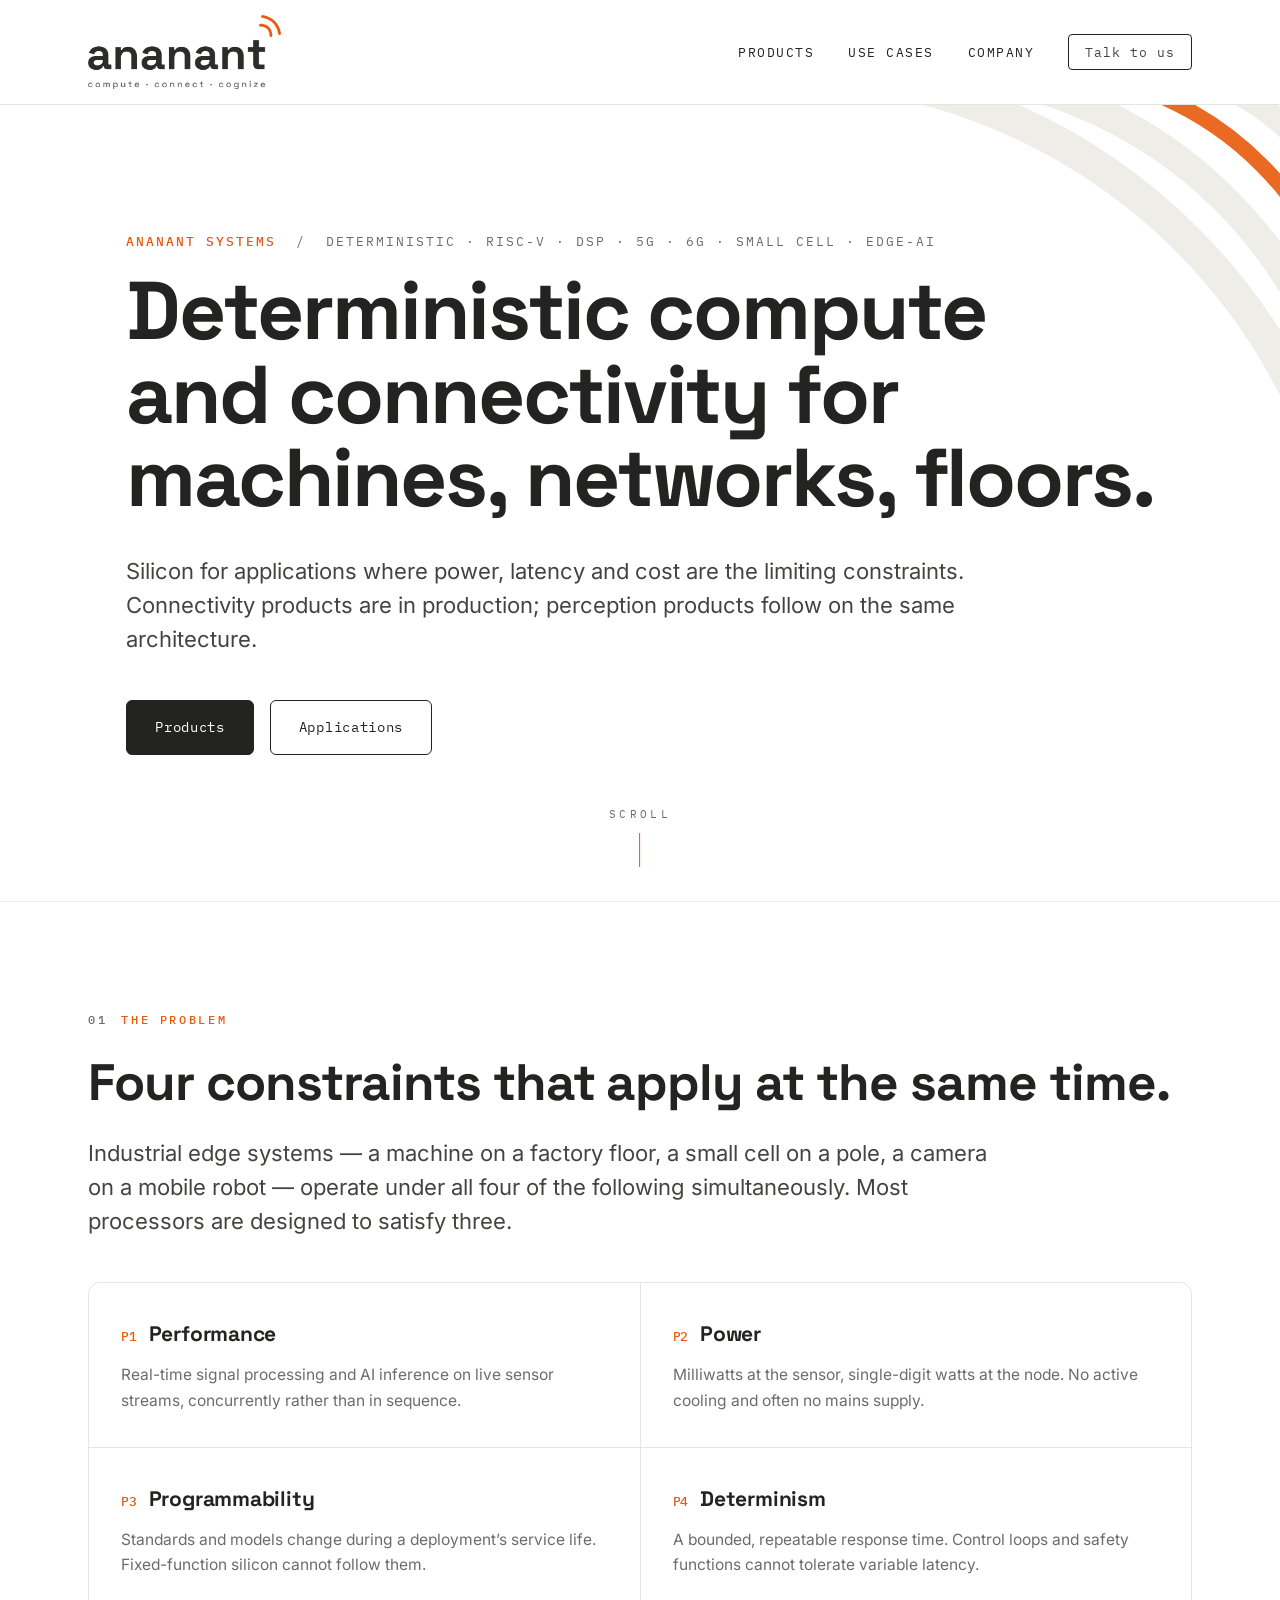
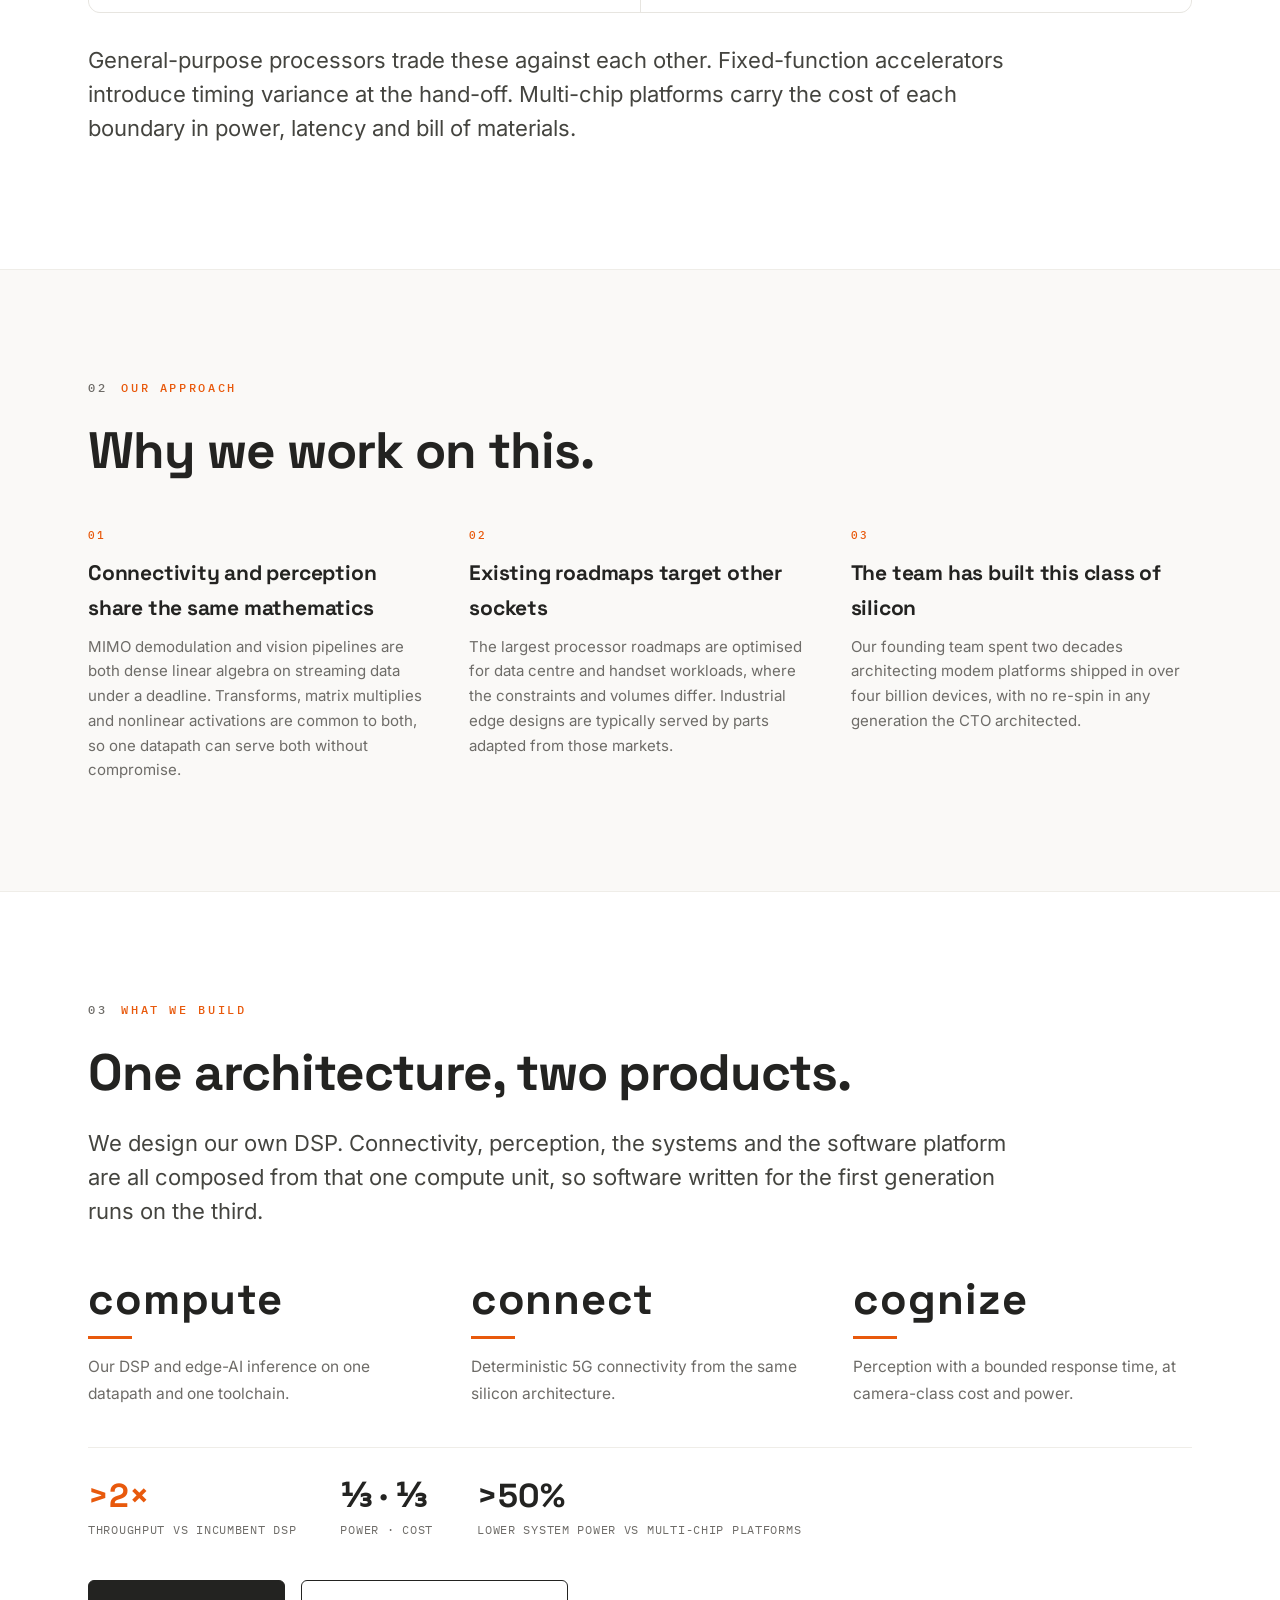
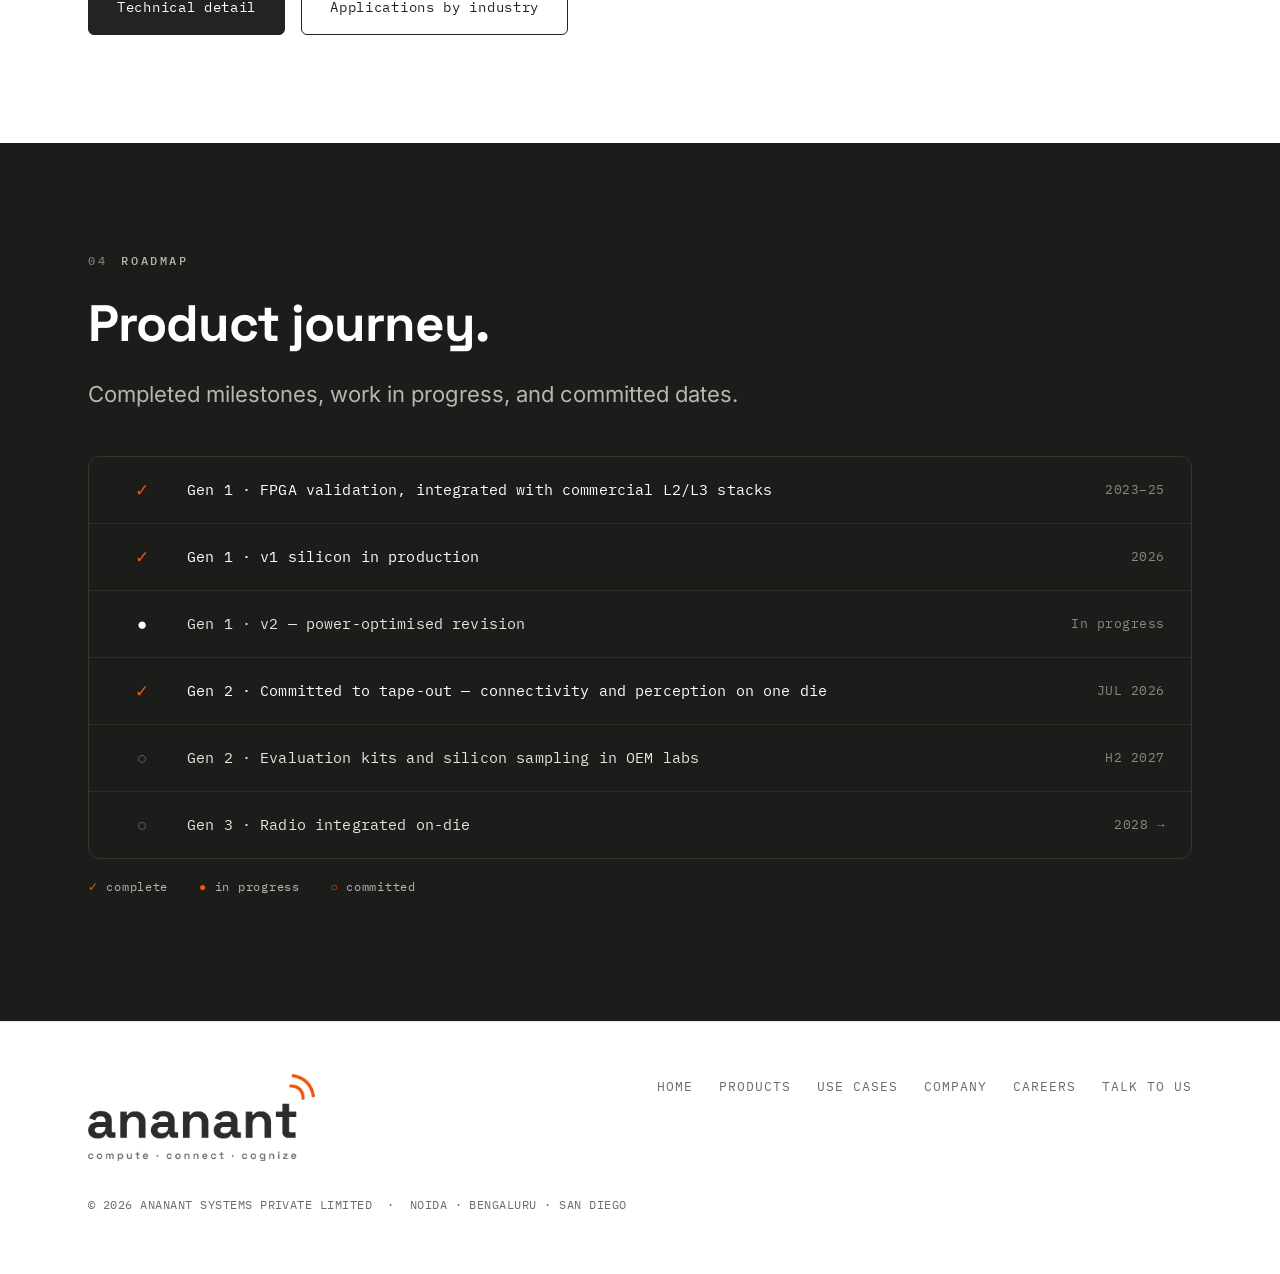
<file: index.html>
<!DOCTYPE html>
<html lang="en">
<head>
<meta charset="utf-8">
<meta name="viewport" content="width=device-width, initial-scale=1">
<title>Ananant Systems — Deterministic compute and connectivity for the industrial edge</title>
<meta name="description" content="Deterministic compute and connectivity for machines, networks and floors — engineered where power, latency and cost decide whether a system can be built at all.">
<meta name="robots" content="index,follow">
<link rel="canonical" href="https://ananantsys.com/">
<meta property="og:title" content="Ananant Systems — Deterministic compute and connectivity for the industrial edge">
<meta property="og:description" content="Deterministic compute and connectivity for machines, networks and floors — engineered where power, latency and cost decide whether a system can be built at all.">
<meta property="og:type" content="website">
<meta property="og:url" content="https://ananantsys.com/">
<meta property="og:site_name" content="Ananant Systems">
<meta property="og:image" content="https://ananantsys.com/assets/og-card.png">
<meta property="og:image:width" content="1200">
<meta property="og:image:height" content="630">
<meta name="twitter:card" content="summary_large_image">
<meta name="theme-color" content="#232321">
<link rel="icon" type="image/svg+xml" href="assets/favicon.svg">
<link rel="icon" type="image/png" sizes="32x32" href="assets/favicon-32.png">
<link rel="icon" type="image/png" sizes="80x80" href="assets/favicon-80.png">
<link rel="apple-touch-icon" href="assets/apple-touch-icon.png">
<link rel="preload" as="font" type="font/woff2" href="assets/fonts/space-grotesk-latin-700-normal.woff2" crossorigin>
<link rel="preload" as="font" type="font/woff2" href="assets/fonts/inter-latin-400-normal.woff2" crossorigin>
<link rel="stylesheet" href="assets/site.css">
</head>
<body>
<a class="skip" href="#main">Skip to content</a>
<header>
  <div class="wrap nav">
    <a class="logo" href="/" aria-label="Ananant Systems &mdash; home"><img src="assets/logo-wordmark.png" alt="Ananant Systems" width="320" height="74"></a>
    <button class="burger" type="button" aria-label="Menu" aria-expanded="false" aria-controls="navmenu">&#9776;</button>
    <ul id="navmenu">
      <li><a class="nl" href="/products">Products</a></li>
      <li><a class="nl" href="/use-cases">Use Cases</a></li>
      <li><a class="nl" href="/company">Company</a></li>
      <li><a class="cta-mini" href="/company#contact">Talk to us</a></li>
    </ul>
  </div>
</header>
<main id="main">
<section class="chapter hero">
  <svg class="arcfield" viewBox="0 0 700 700" aria-hidden="true" focusable="false" preserveAspectRatio="xMaxYMin meet">
  <path class="g" stroke-width="34" d="M 700 640 A 610 610 0 0 0 90 30"/>
  <path class="g" stroke-width="30" d="M 700 500 A 470 470 0 0 0 230 30"/>
  <path class="s" stroke-width="16" d="M 700 372 A 342 342 0 0 0 358 30" opacity=".9"/>
  <path class="g" stroke-width="24" d="M 700 260 A 230 230 0 0 0 470 30"/>
  <path class="g" stroke-width="18" d="M 700 168 A 138 138 0 0 0 562 30"/>
</svg>
  <div class="wrap">
    <p class="hero-tags"><b>ANANANT SYSTEMS</b> &nbsp;/&nbsp; DETERMINISTIC &middot; RISC-V &middot; DSP &middot; 5G &middot; 6G &middot; SMALL CELL &middot; EDGE-AI</p>
    <h1>Deterministic compute<br>and connectivity for<br>machines, networks, floors.</h1>
    <p class="lede">Silicon for applications where power, latency and cost are the limiting constraints. Connectivity products are in production; perception products follow on the same architecture.</p>
    <div class="btns">
      <a class="btn solid" href="/products">Products</a>
      <a class="btn ghost" href="/use-cases">Applications</a>
    </div>
  </div>
  <div class="scrollcue" aria-hidden="true">Scroll</div>
</section>

<section class="chapter">
  <div class="wrap">
    <p class="kicker rv"><span class="n">01</span>The problem</p>
    <h2 class="rv">Four constraints that apply at the same time.</h2>
    <p class="lede rv">Industrial edge systems &mdash; a machine on a factory floor, a small cell on a pole, a camera on a mobile robot &mdash; operate under all four of the following simultaneously. Most processors are designed to satisfy three.</p>
    <div class="quad rv">
      <div><h3><span class="qn">P1</span>Performance</h3><p>Real-time signal processing and AI inference on live sensor streams, concurrently rather than in sequence.</p></div>
      <div><h3><span class="qn">P2</span>Power</h3><p>Milliwatts at the sensor, single-digit watts at the node. No active cooling and often no mains supply.</p></div>
      <div><h3><span class="qn">P3</span>Programmability</h3><p>Standards and models change during a deployment&rsquo;s service life. Fixed-function silicon cannot follow them.</p></div>
      <div><h3><span class="qn">P4</span>Determinism</h3><p>A bounded, repeatable response time. Control loops and safety functions cannot tolerate variable latency.</p></div>
    </div>
    <p class="lede rv">General-purpose processors trade these against each other. Fixed-function accelerators introduce timing variance at the hand-off. Multi-chip platforms carry the cost of each boundary in power, latency and bill of materials.</p>
  </div>
</section>

<section class="chapter warm">
  <div class="wrap">
    <p class="kicker rv"><span class="n">02</span>Our approach</p>
    <h2 class="rv">Why we work on this.</h2>
    <div class="reasons rv">
      <div class="reason">
        <span class="rn">01</span>
        <h3>Connectivity and perception share the same mathematics</h3>
        <p>MIMO demodulation and vision pipelines are both dense linear algebra on streaming data under a deadline. Transforms, matrix multiplies and nonlinear activations are common to both, so one datapath can serve both without compromise.</p>
      </div>
      <div class="reason">
        <span class="rn">02</span>
        <h3>Existing roadmaps target other sockets</h3>
        <p>The largest processor roadmaps are optimised for data centre and handset workloads, where the constraints and volumes differ. Industrial edge designs are typically served by parts adapted from those markets.</p>
      </div>
      <div class="reason">
        <span class="rn">03</span>
        <h3>The team has built this class of silicon</h3>
        <p>Our founding team spent two decades architecting modem platforms shipped in over four billion devices, with no re-spin in any generation the CTO architected.</p>
      </div>
    </div>
  </div>
</section>

<section class="chapter">
  <div class="wrap">
    <p class="kicker rv"><span class="n">03</span>What we build</p>
    <h2 class="rv">One architecture, two products.</h2>
    <p class="lede rv">We design our own DSP. Connectivity, perception, the systems and the software platform are all composed from that one compute unit, so software written for the first generation runs on the third.</p>
    <div class="threec rv">
      <div class="c"><b>compute</b><span>Our DSP and edge-AI inference on one datapath and one toolchain.</span></div>
      <div class="c"><b>connect</b><span>Deterministic 5G connectivity from the same silicon architecture.</span></div>
      <div class="c"><b>cognize</b><span>Perception with a bounded response time, at camera-class cost and power.</span></div>
    </div>
    <div class="statline rv">
      <div class="s sig"><b>&gt;2&times;</b><span>THROUGHPUT VS INCUMBENT DSP</span></div>
      <div class="s"><b>&#8531; &middot; &#8531;</b><span>POWER &middot; COST</span></div>
      <div class="s"><b>&gt;50%</b><span>LOWER SYSTEM POWER VS MULTI-CHIP PLATFORMS</span></div>
    </div>
    <div class="btns mt-38">
      <a class="btn solid" href="/products">Technical detail</a>
      <a class="btn ghost" href="/use-cases">Applications by industry</a>
    </div>
  </div>
</section>

<section class="chapter dark">
  <div class="wrap">
    <p class="kicker rv"><span class="n">04</span>Roadmap</p>
    <h2 class="rv">Product journey.</h2>
    <p class="lede rv">Completed milestones, work in progress, and committed dates.</p>
    <div class="ledger">
      <div class="lrow done"><span class="st done">&#10003;</span><span class="what">Gen&nbsp;1 &middot; FPGA validation, integrated with commercial L2/L3 stacks</span><span class="when">2023&ndash;25</span></div>
      <div class="lrow done"><span class="st done">&#10003;</span><span class="what">Gen&nbsp;1 &middot; v1 silicon in production</span><span class="when">2026</span></div>
      <div class="lrow"><span class="st prog">&#9679;</span><span class="what">Gen&nbsp;1 &middot; v2 &mdash; power-optimised revision</span><span class="when">In progress</span></div>
      <div class="lrow done"><span class="st done">&#10003;</span><span class="what">Gen&nbsp;2 &middot; Committed to tape-out &mdash; connectivity and perception on one die</span><span class="when">JUL 2026</span></div>
      <div class="lrow"><span class="st next">&#9675;</span><span class="what">Gen&nbsp;2 &middot; Evaluation kits and silicon sampling in OEM labs</span><span class="when">H2 2027</span></div>
      <div class="lrow"><span class="st next">&#9675;</span><span class="what">Gen&nbsp;3 &middot; Radio integrated on-die</span><span class="when">2028 &rarr;</span></div>
    </div>
    <p class="legend"><b>&#10003;</b> complete &nbsp;&nbsp; <b>&#9679;</b> in progress &nbsp;&nbsp; <b>&#9675;</b> committed</p>
  </div>
</section>
</main>
<footer>
  <div class="wrap">
    <div class="f-top">
      <div class="f-brand"><img src="assets/logo-wordmark.png" alt="Ananant Systems" width="380" height="87"></div>
      <ul>
        <li><a href="/">Home</a></li>
        <li><a href="/products">Products</a></li>
        <li><a href="/use-cases">Use Cases</a></li>
        <li><a href="/company">Company</a></li>
        <li><a href="/careers">Careers</a></li>
        <li><a href="/company#contact">Talk to us</a></li>
      </ul>
    </div>
    <div class="f-bottom">&copy; 2026 ANANANT SYSTEMS PRIVATE LIMITED &nbsp;&middot;&nbsp; NOIDA &middot; BENGALURU &middot; SAN DIEGO</div>
  </div>
</footer>
<script src="assets/site.js" defer></script>
</body>
</html>
</file>
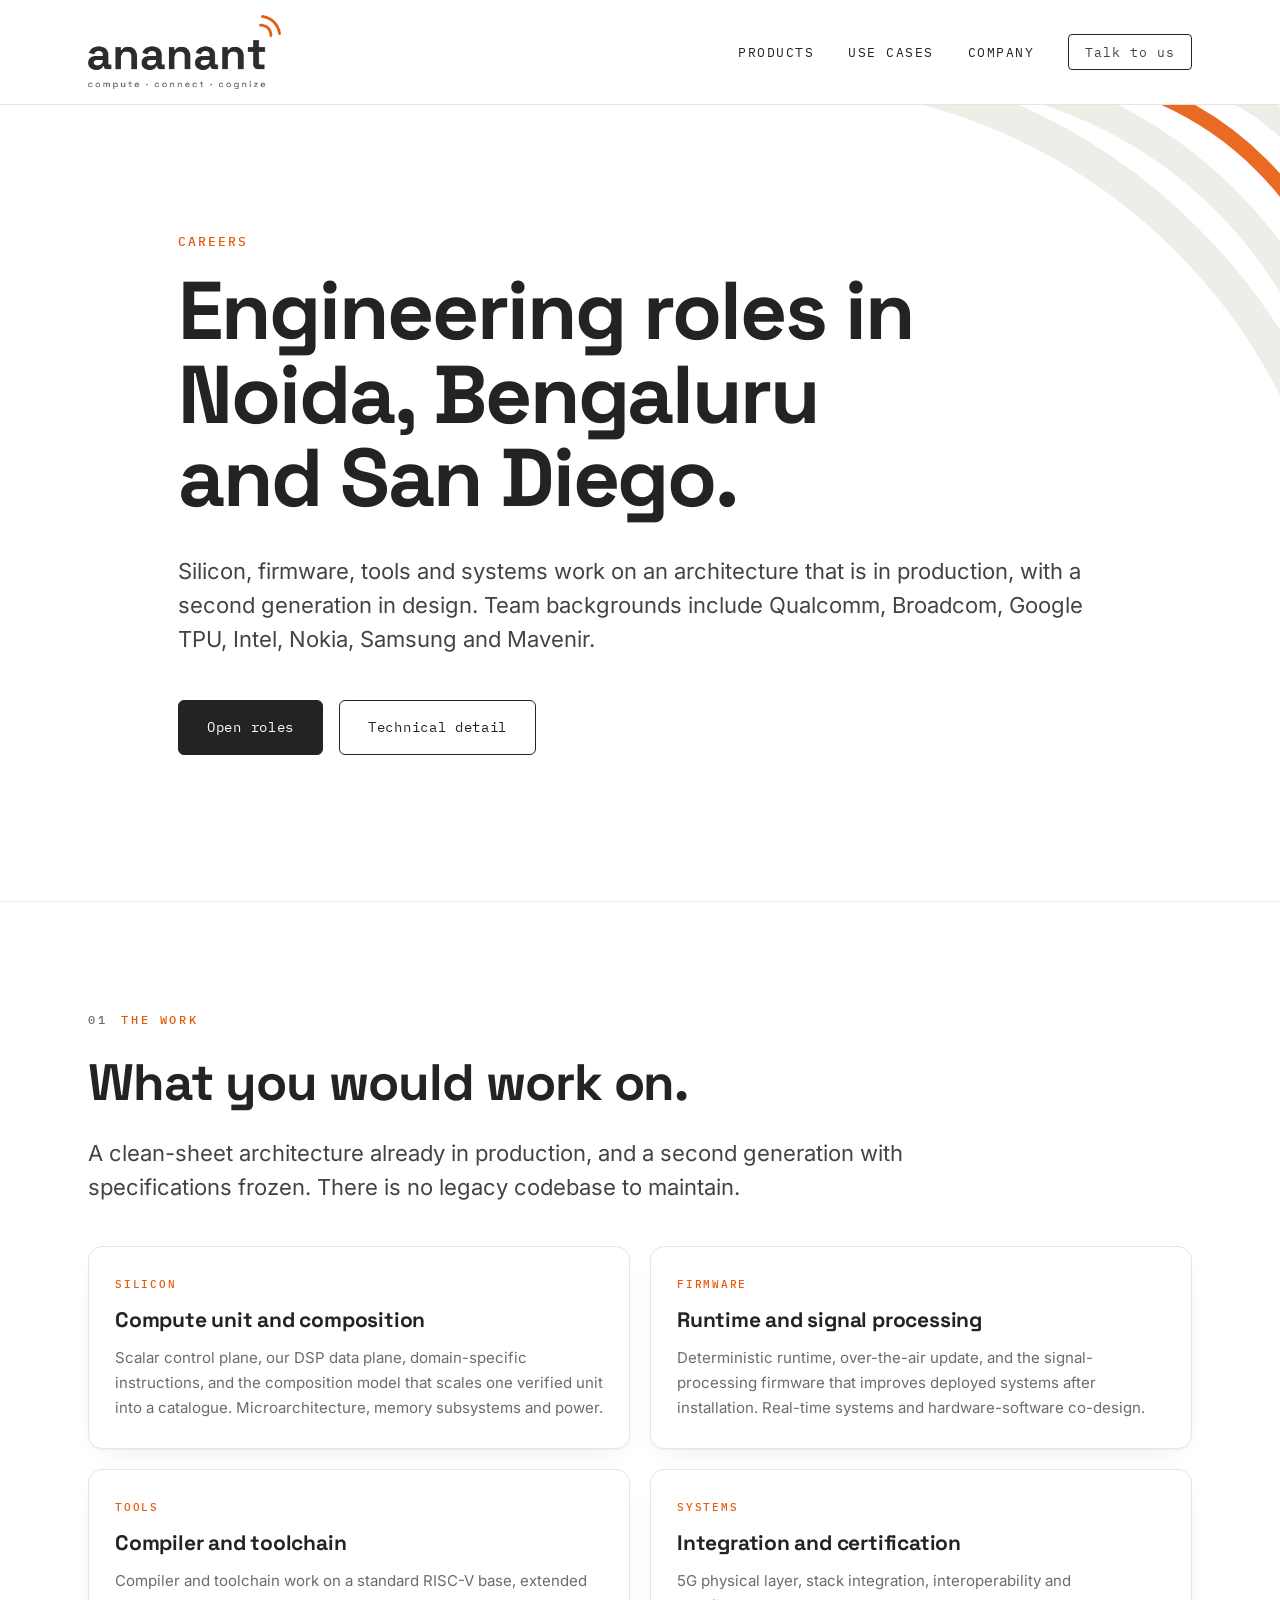
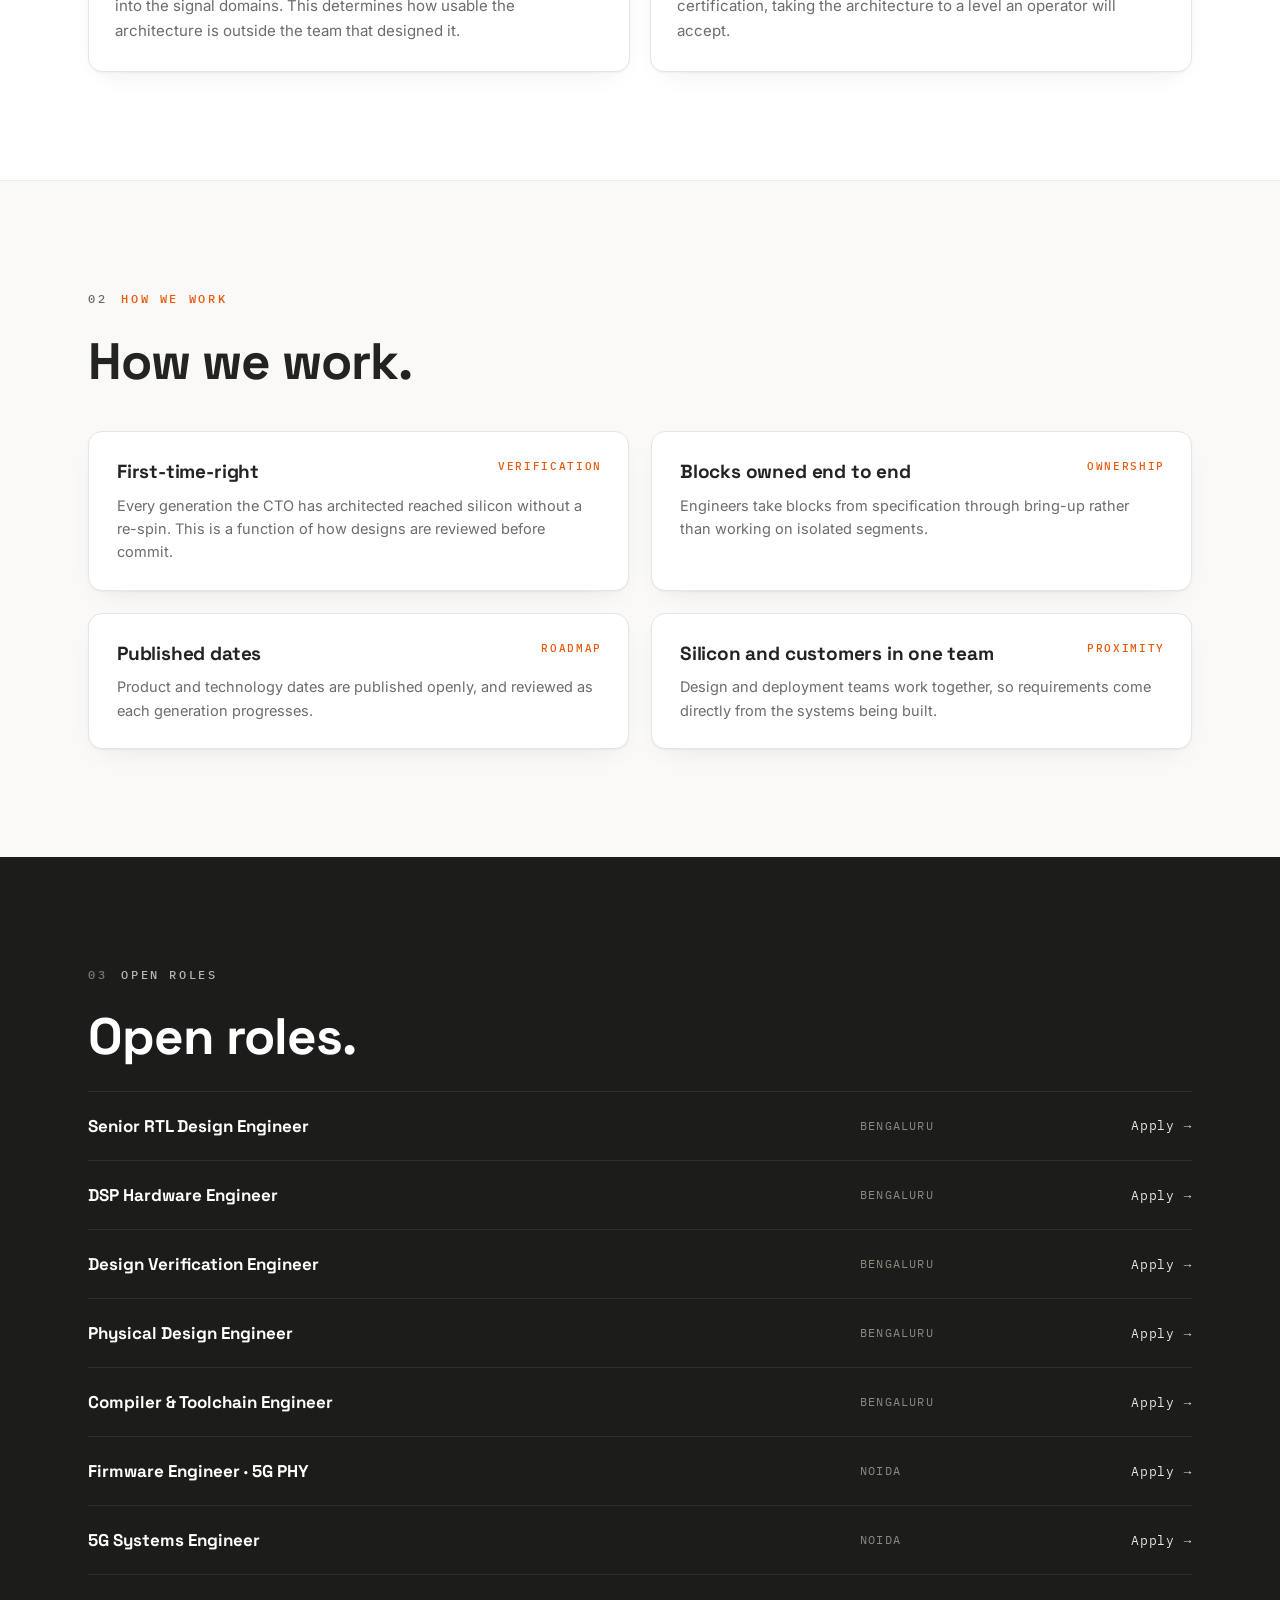
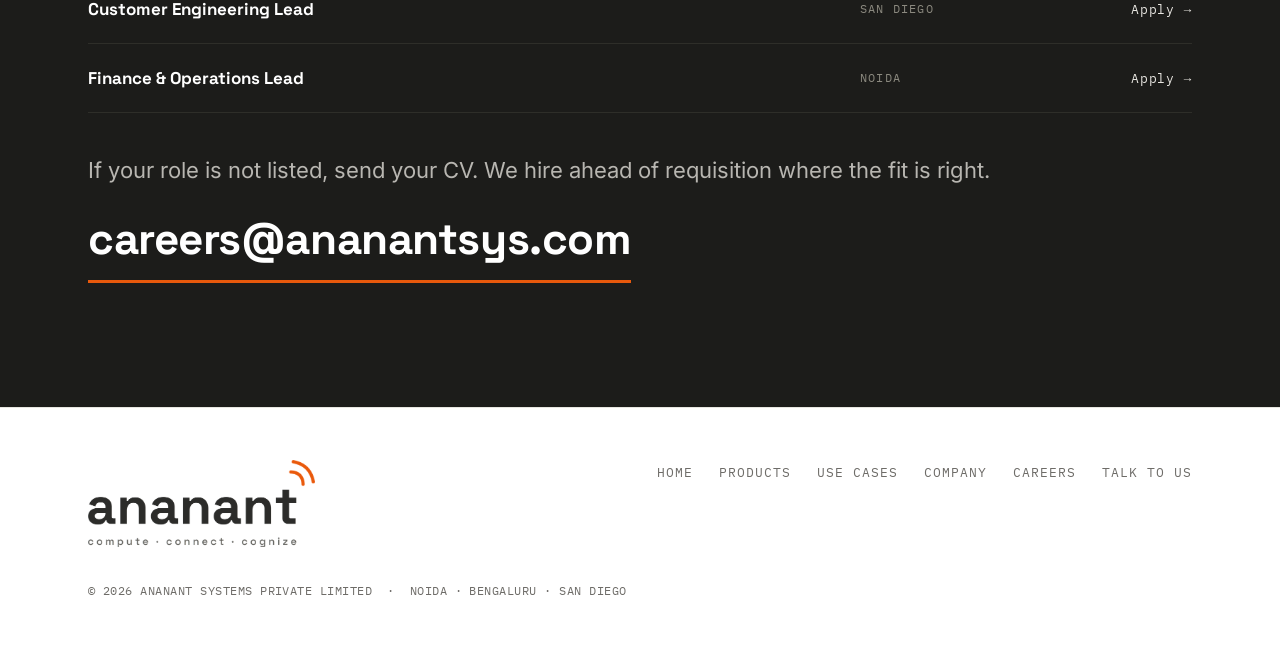
<file: careers.html>
<!DOCTYPE html>
<html lang="en">
<head>
<meta charset="utf-8">
<meta name="viewport" content="width=device-width, initial-scale=1">
<title>Careers — Ananant Systems</title>
<meta name="description" content="Build the standard silicon of physical AI. Silicon, firmware, tools and systems roles in Noida, Bengaluru and San Diego.">
<meta name="robots" content="index,follow">
<link rel="canonical" href="https://ananantsys.com/careers">
<meta property="og:title" content="Careers — Ananant Systems">
<meta property="og:description" content="Build the standard silicon of physical AI. Silicon, firmware, tools and systems roles in Noida, Bengaluru and San Diego.">
<meta property="og:type" content="website">
<meta property="og:url" content="https://ananantsys.com/careers">
<meta property="og:site_name" content="Ananant Systems">
<meta property="og:image" content="https://ananantsys.com/assets/og-card.png">
<meta property="og:image:width" content="1200">
<meta property="og:image:height" content="630">
<meta name="twitter:card" content="summary_large_image">
<meta name="theme-color" content="#232321">
<link rel="icon" type="image/svg+xml" href="assets/favicon.svg">
<link rel="icon" type="image/png" sizes="32x32" href="assets/favicon-32.png">
<link rel="icon" type="image/png" sizes="80x80" href="assets/favicon-80.png">
<link rel="apple-touch-icon" href="assets/apple-touch-icon.png">
<link rel="preload" as="font" type="font/woff2" href="assets/fonts/space-grotesk-latin-700-normal.woff2" crossorigin>
<link rel="preload" as="font" type="font/woff2" href="assets/fonts/inter-latin-400-normal.woff2" crossorigin>
<link rel="stylesheet" href="assets/site.css">
</head>
<body>
<a class="skip" href="#main">Skip to content</a>
<header>
  <div class="wrap nav">
    <a class="logo" href="/" aria-label="Ananant Systems &mdash; home"><img src="assets/logo-wordmark.png" alt="Ananant Systems" width="320" height="74"></a>
    <button class="burger" type="button" aria-label="Menu" aria-expanded="false" aria-controls="navmenu">&#9776;</button>
    <ul id="navmenu">
      <li><a class="nl" href="/products">Products</a></li>
      <li><a class="nl" href="/use-cases">Use Cases</a></li>
      <li><a class="nl" href="/company">Company</a></li>
      <li><a class="cta-mini" href="/company#contact">Talk to us</a></li>
    </ul>
  </div>
</header>
<main id="main">
<section class="chapter hero">
  <svg class="arcfield" viewBox="0 0 700 700" aria-hidden="true" focusable="false" preserveAspectRatio="xMaxYMin meet">
  <path class="g" stroke-width="34" d="M 700 640 A 610 610 0 0 0 90 30"/>
  <path class="g" stroke-width="30" d="M 700 500 A 470 470 0 0 0 230 30"/>
  <path class="s" stroke-width="16" d="M 700 372 A 342 342 0 0 0 358 30" opacity=".9"/>
  <path class="g" stroke-width="24" d="M 700 260 A 230 230 0 0 0 470 30"/>
  <path class="g" stroke-width="18" d="M 700 168 A 138 138 0 0 0 562 30"/>
</svg>
  <div class="wrap">
    <p class="hero-tags"><b>CAREERS</b></p>
    <h1>Engineering roles in<br>Noida, Bengaluru<br>and San Diego.</h1>
    <p class="lede">Silicon, firmware, tools and systems work on an architecture that is in production, with a second generation in design. Team backgrounds include Qualcomm, Broadcom, Google TPU, Intel, Nokia, Samsung and Mavenir.</p>
    <div class="btns">
      <a class="btn solid" href="#roles">Open roles</a>
      <a class="btn ghost" href="/products">Technical detail</a>
    </div>
  </div>
</section>

<section class="chapter">
  <div class="wrap">
    <p class="kicker rv"><span class="n">01</span>The work</p>
    <h2 class="rv">What you would work on.</h2>
    <p class="lede rv">A clean-sheet architecture already in production, and a second generation with specifications frozen. There is no legacy codebase to maintain.</p>
    <div class="wwork rv">
      <div><b>Silicon</b><h3>Compute unit and composition</h3><p>Scalar control plane, our DSP data plane, domain-specific instructions, and the composition model that scales one verified unit into a catalogue. Microarchitecture, memory subsystems and power.</p></div>
      <div><b>Firmware</b><h3>Runtime and signal processing</h3><p>Deterministic runtime, over-the-air update, and the signal-processing firmware that improves deployed systems after installation. Real-time systems and hardware-software co-design.</p></div>
      <div><b>Tools</b><h3>Compiler and toolchain</h3><p>Compiler and toolchain work on a standard RISC-V base, extended into the signal domains. This determines how usable the architecture is outside the team that designed it.</p></div>
      <div><b>Systems</b><h3>Integration and certification</h3><p>5G physical layer, stack integration, interoperability and certification, taking the architecture to a level an operator will accept.</p></div>
    </div>
  </div>
</section>

<section class="chapter warm">
  <div class="wrap">
    <p class="kicker rv"><span class="n">02</span>How we work</p>
    <h2 class="rv">How we work.</h2>
    <div class="bounds rv">
      <div class="bound"><b>Verification</b><h3>First-time-right</h3><p>Every generation the CTO has architected reached silicon without a re-spin. This is a function of how designs are reviewed before commit.</p></div>
      <div class="bound"><b>Ownership</b><h3>Blocks owned end to end</h3><p>Engineers take blocks from specification through bring-up rather than working on isolated segments.</p></div>
      <div class="bound"><b>Roadmap</b><h3>Published dates</h3><p>Product and technology dates are published openly, and reviewed as each generation progresses.</p></div>
      <div class="bound"><b>Proximity</b><h3>Silicon and customers in one team</h3><p>Design and deployment teams work together, so requirements come directly from the systems being built.</p></div>
    </div>
  </div>
</section>

<section class="chapter dark" id="roles">
  <div class="wrap">
    <p class="kicker rv"><span class="n">03</span>Open roles</p>
    <h2 class="rv">Open roles.</h2>
      <div class="jobrow"><span class="jt">Senior RTL Design Engineer</span><span class="jl">Bengaluru</span><a class="ja" href="mailto:careers@ananantsys.com?subject=Senior RTL Design Engineer">Apply &rarr;</a></div>
      <div class="jobrow"><span class="jt">DSP Hardware Engineer</span><span class="jl">Bengaluru</span><a class="ja" href="mailto:careers@ananantsys.com?subject=DSP Hardware Engineer">Apply &rarr;</a></div>
      <div class="jobrow"><span class="jt">Design Verification Engineer</span><span class="jl">Bengaluru</span><a class="ja" href="mailto:careers@ananantsys.com?subject=Design Verification Engineer">Apply &rarr;</a></div>
      <div class="jobrow"><span class="jt">Physical Design Engineer</span><span class="jl">Bengaluru</span><a class="ja" href="mailto:careers@ananantsys.com?subject=Physical Design Engineer">Apply &rarr;</a></div>
      <div class="jobrow"><span class="jt">Compiler &amp; Toolchain Engineer</span><span class="jl">Bengaluru</span><a class="ja" href="mailto:careers@ananantsys.com?subject=Compiler and Toolchain Engineer">Apply &rarr;</a></div>
      <div class="jobrow"><span class="jt">Firmware Engineer &middot; 5G PHY</span><span class="jl">Noida</span><a class="ja" href="mailto:careers@ananantsys.com?subject=Firmware Engineer - 5G PHY">Apply &rarr;</a></div>
      <div class="jobrow"><span class="jt">5G Systems Engineer</span><span class="jl">Noida</span><a class="ja" href="mailto:careers@ananantsys.com?subject=5G Systems Engineer">Apply &rarr;</a></div>
      <div class="jobrow"><span class="jt">Customer Engineering Lead</span><span class="jl">San Diego</span><a class="ja" href="mailto:careers@ananantsys.com?subject=Customer Engineering Lead">Apply &rarr;</a></div>
      <div class="jobrow"><span class="jt">Finance &amp; Operations Lead</span><span class="jl">Noida</span><a class="ja" href="mailto:careers@ananantsys.com?subject=Finance and Operations Lead">Apply &rarr;</a></div>

    <p class="lede rv mt-40">If your role is not listed, send your CV. We hire ahead of requisition where the fit is right.</p>
    <p><a class="bigmail ondark" href="mailto:careers@ananantsys.com">careers@ananantsys.com</a></p>
  </div>
</section>
</main>
<footer>
  <div class="wrap">
    <div class="f-top">
      <div class="f-brand"><img src="assets/logo-wordmark.png" alt="Ananant Systems" width="380" height="87"></div>
      <ul>
        <li><a href="/">Home</a></li>
        <li><a href="/products">Products</a></li>
        <li><a href="/use-cases">Use Cases</a></li>
        <li><a href="/company">Company</a></li>
        <li><a href="/careers">Careers</a></li>
        <li><a href="/company#contact">Talk to us</a></li>
      </ul>
    </div>
    <div class="f-bottom">&copy; 2026 ANANANT SYSTEMS PRIVATE LIMITED &nbsp;&middot;&nbsp; NOIDA &middot; BENGALURU &middot; SAN DIEGO</div>
  </div>
</footer>
<script src="assets/site.js" defer></script>
</body>
</html>
</file>
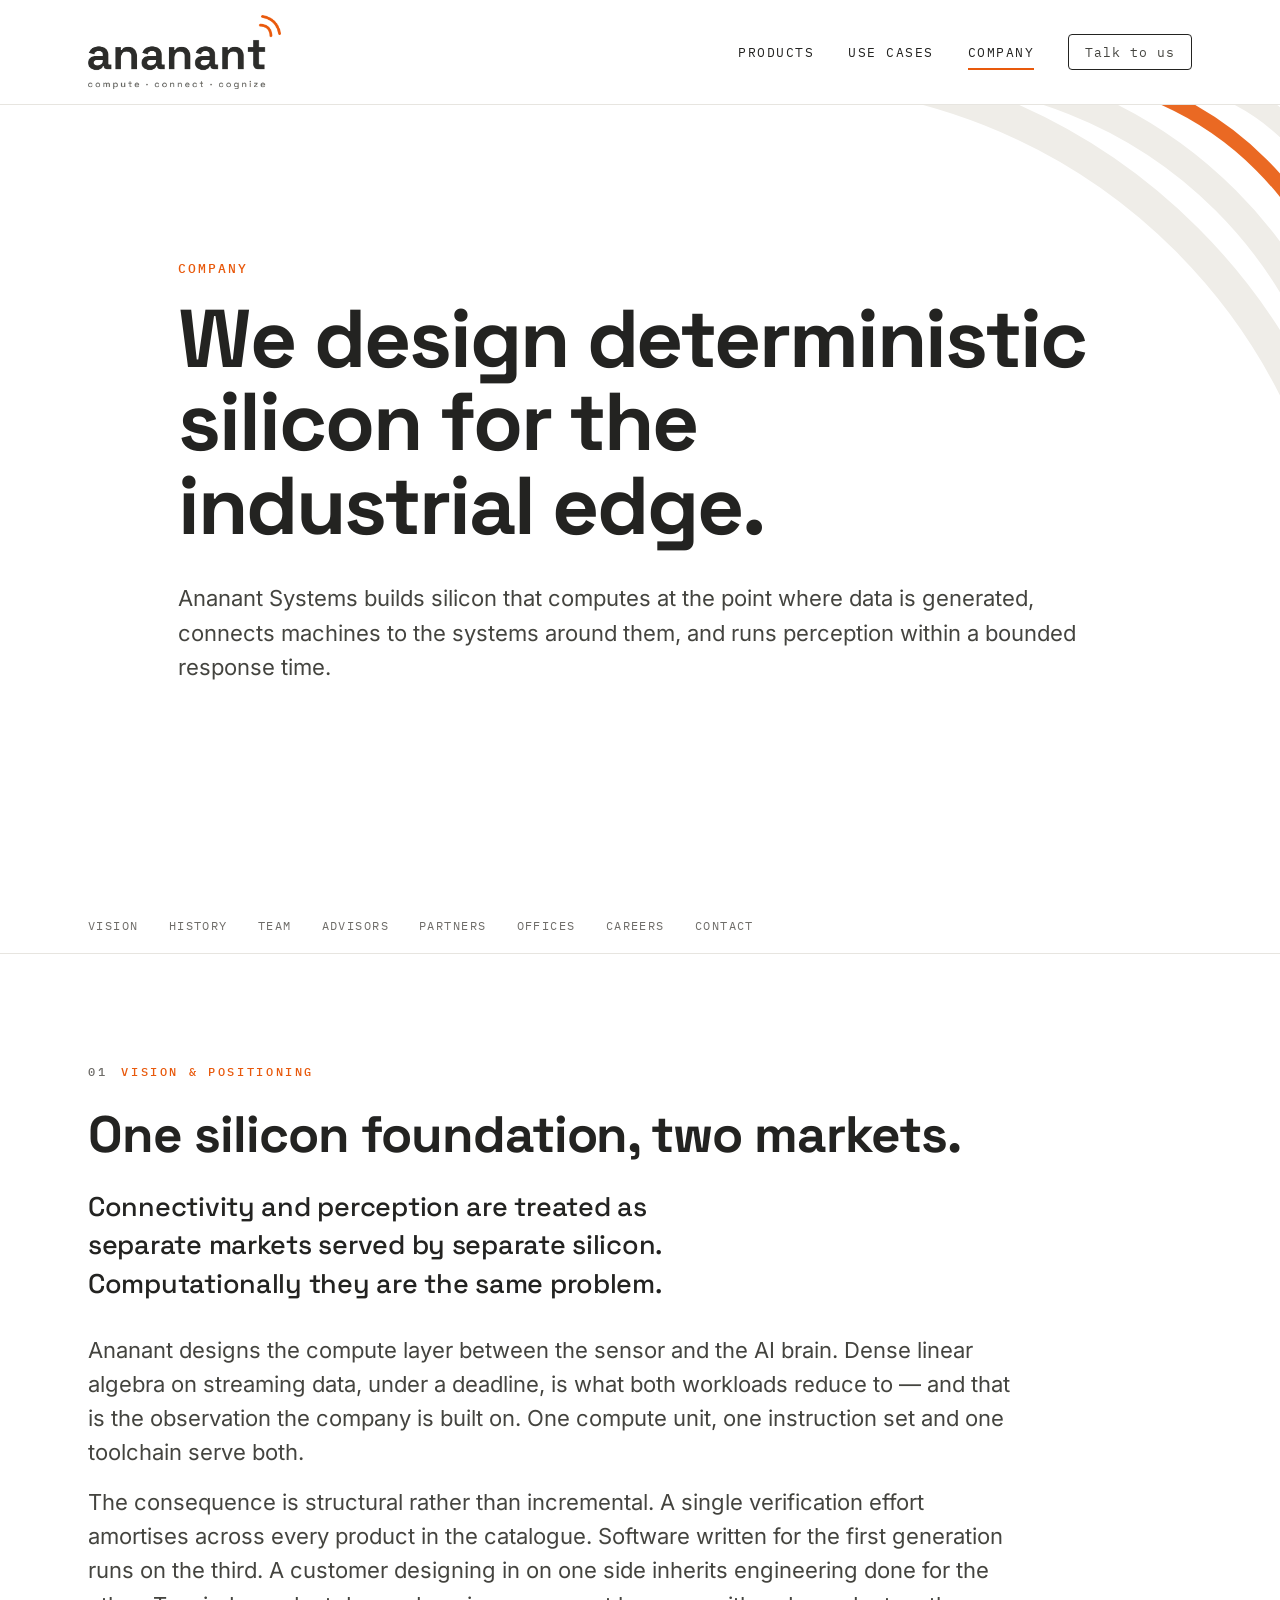
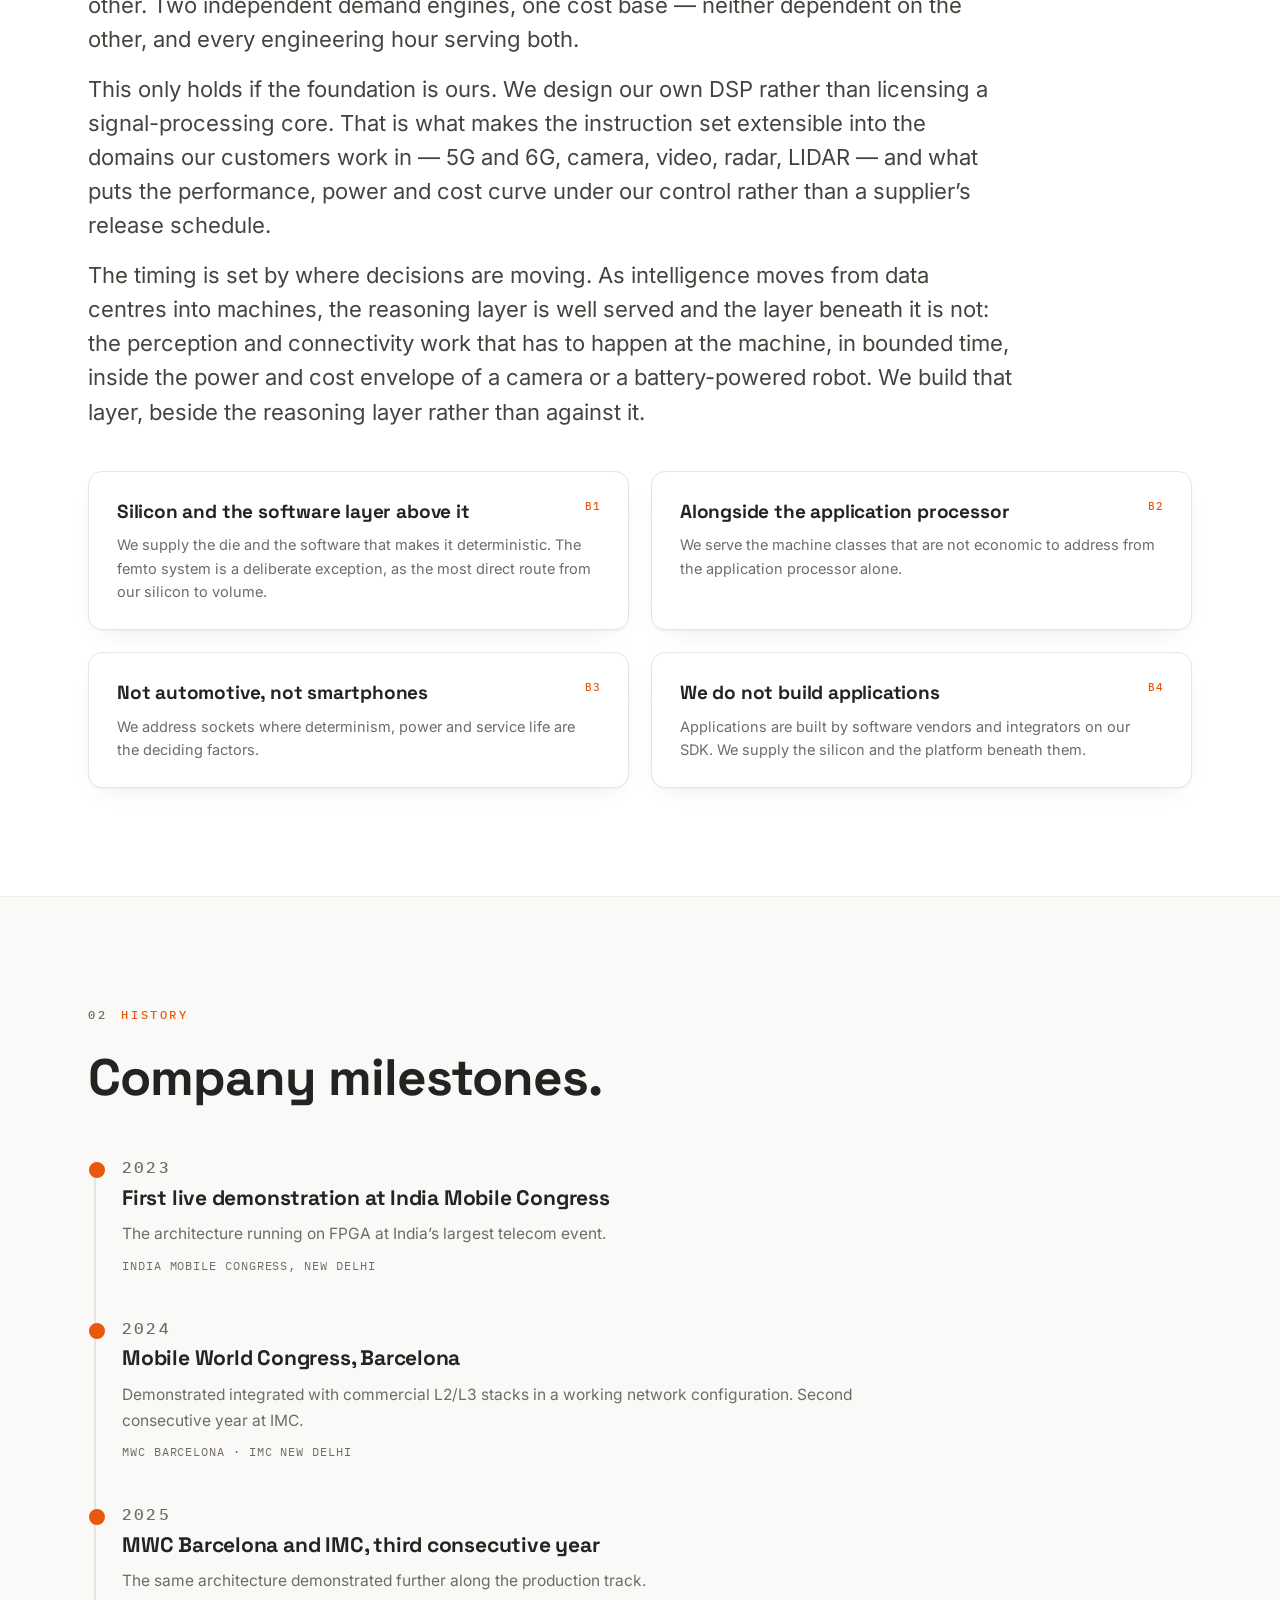
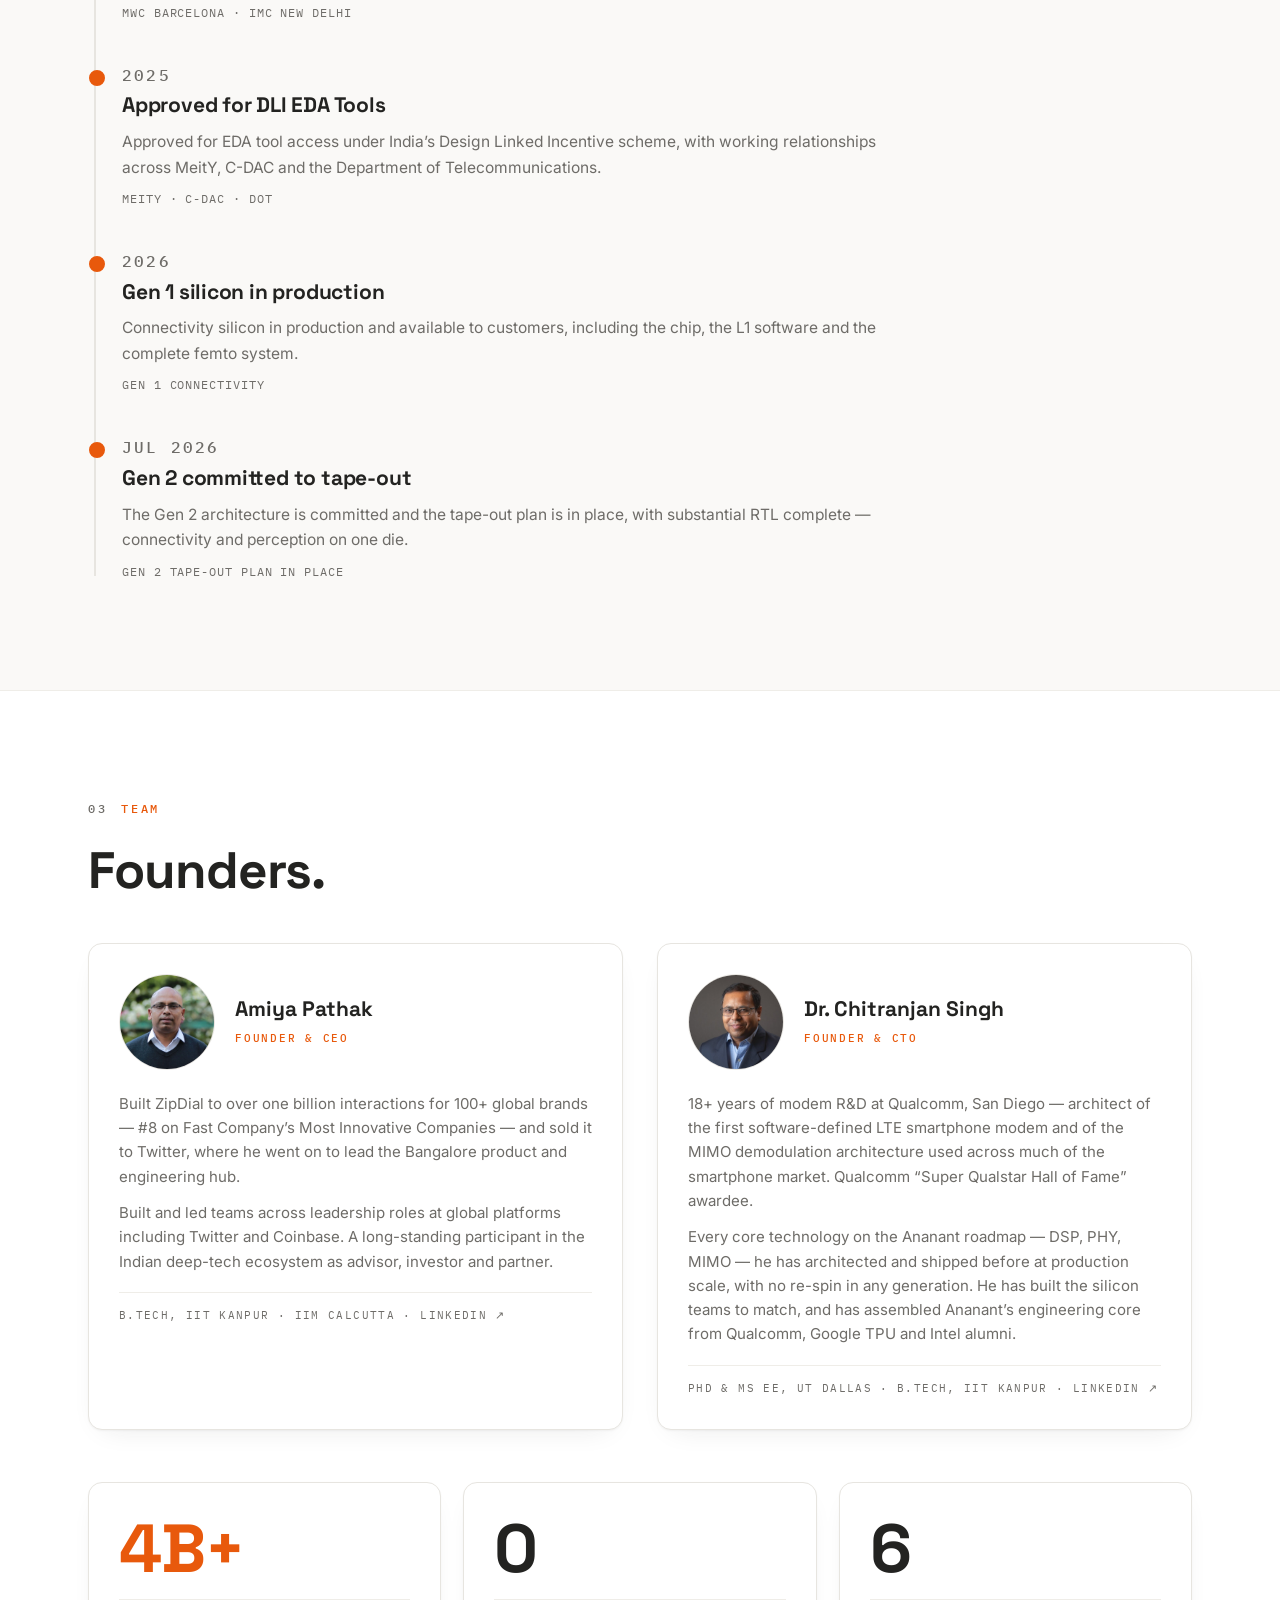
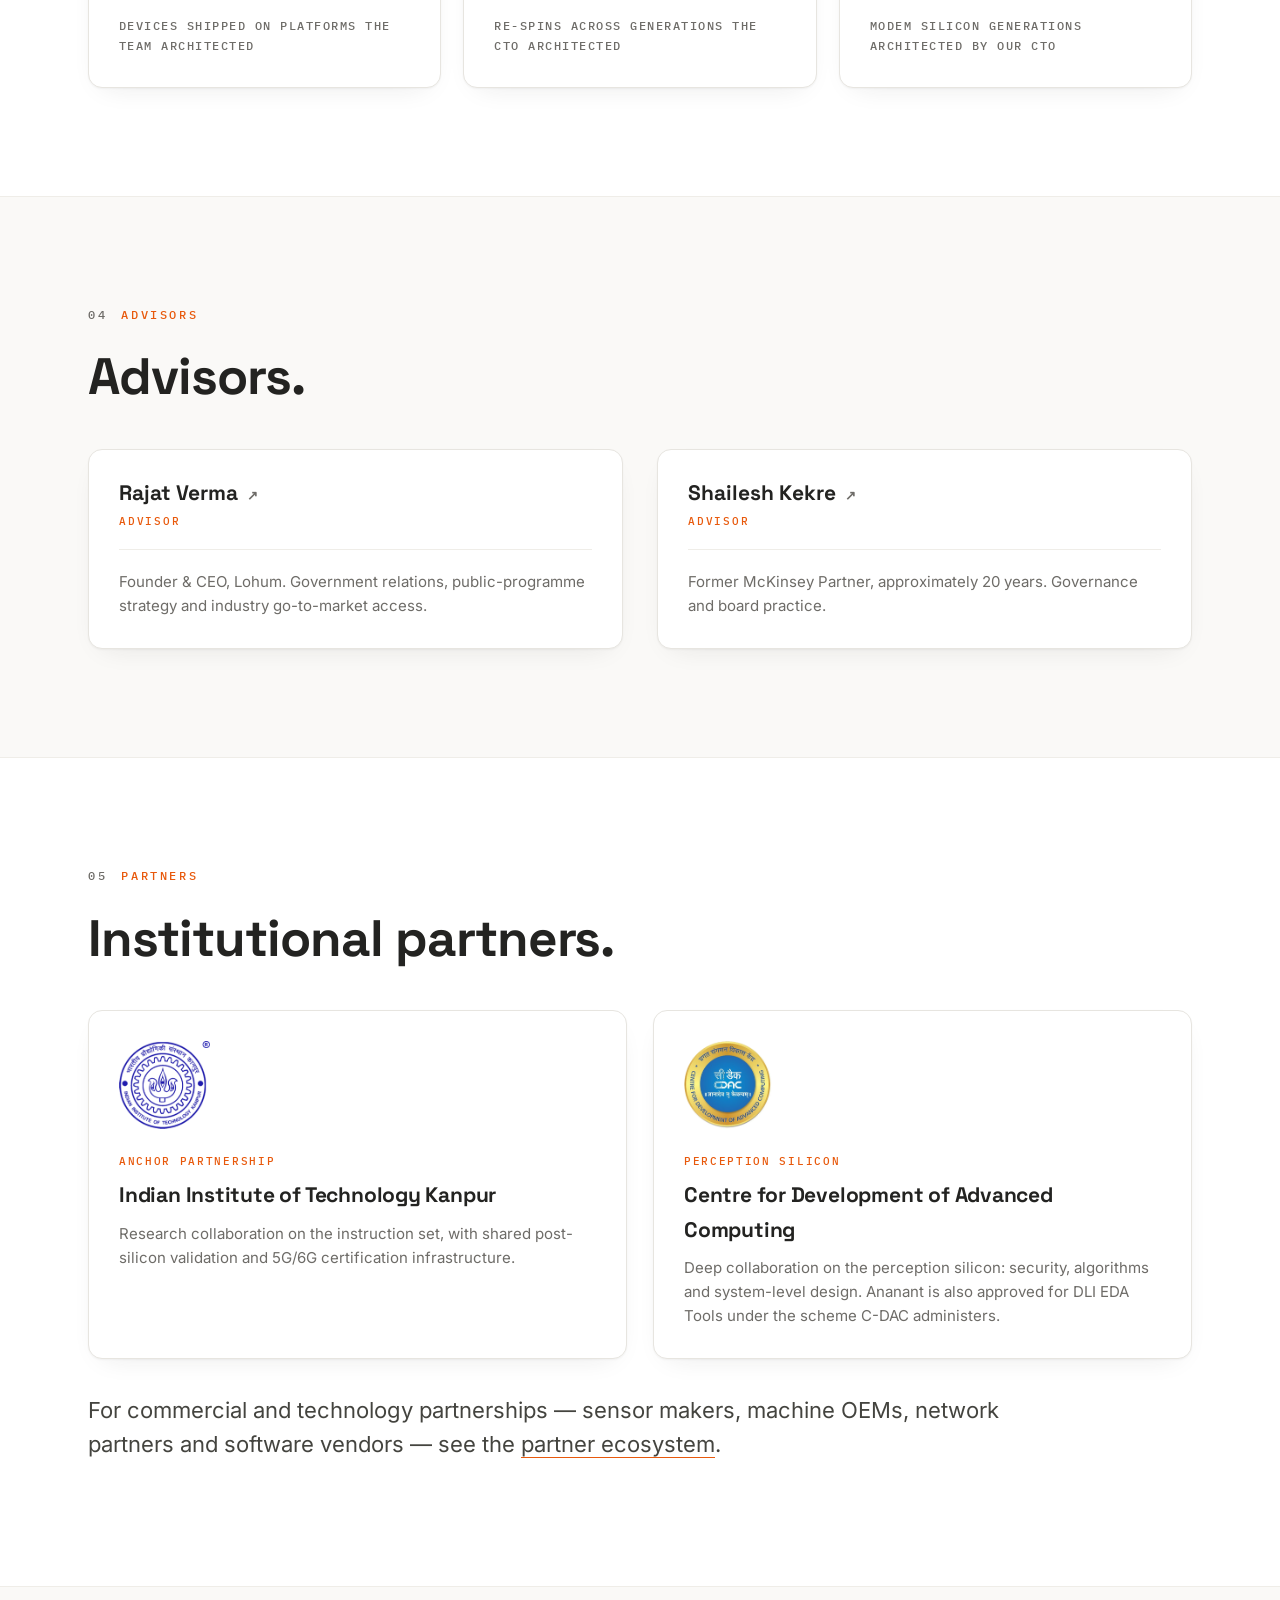
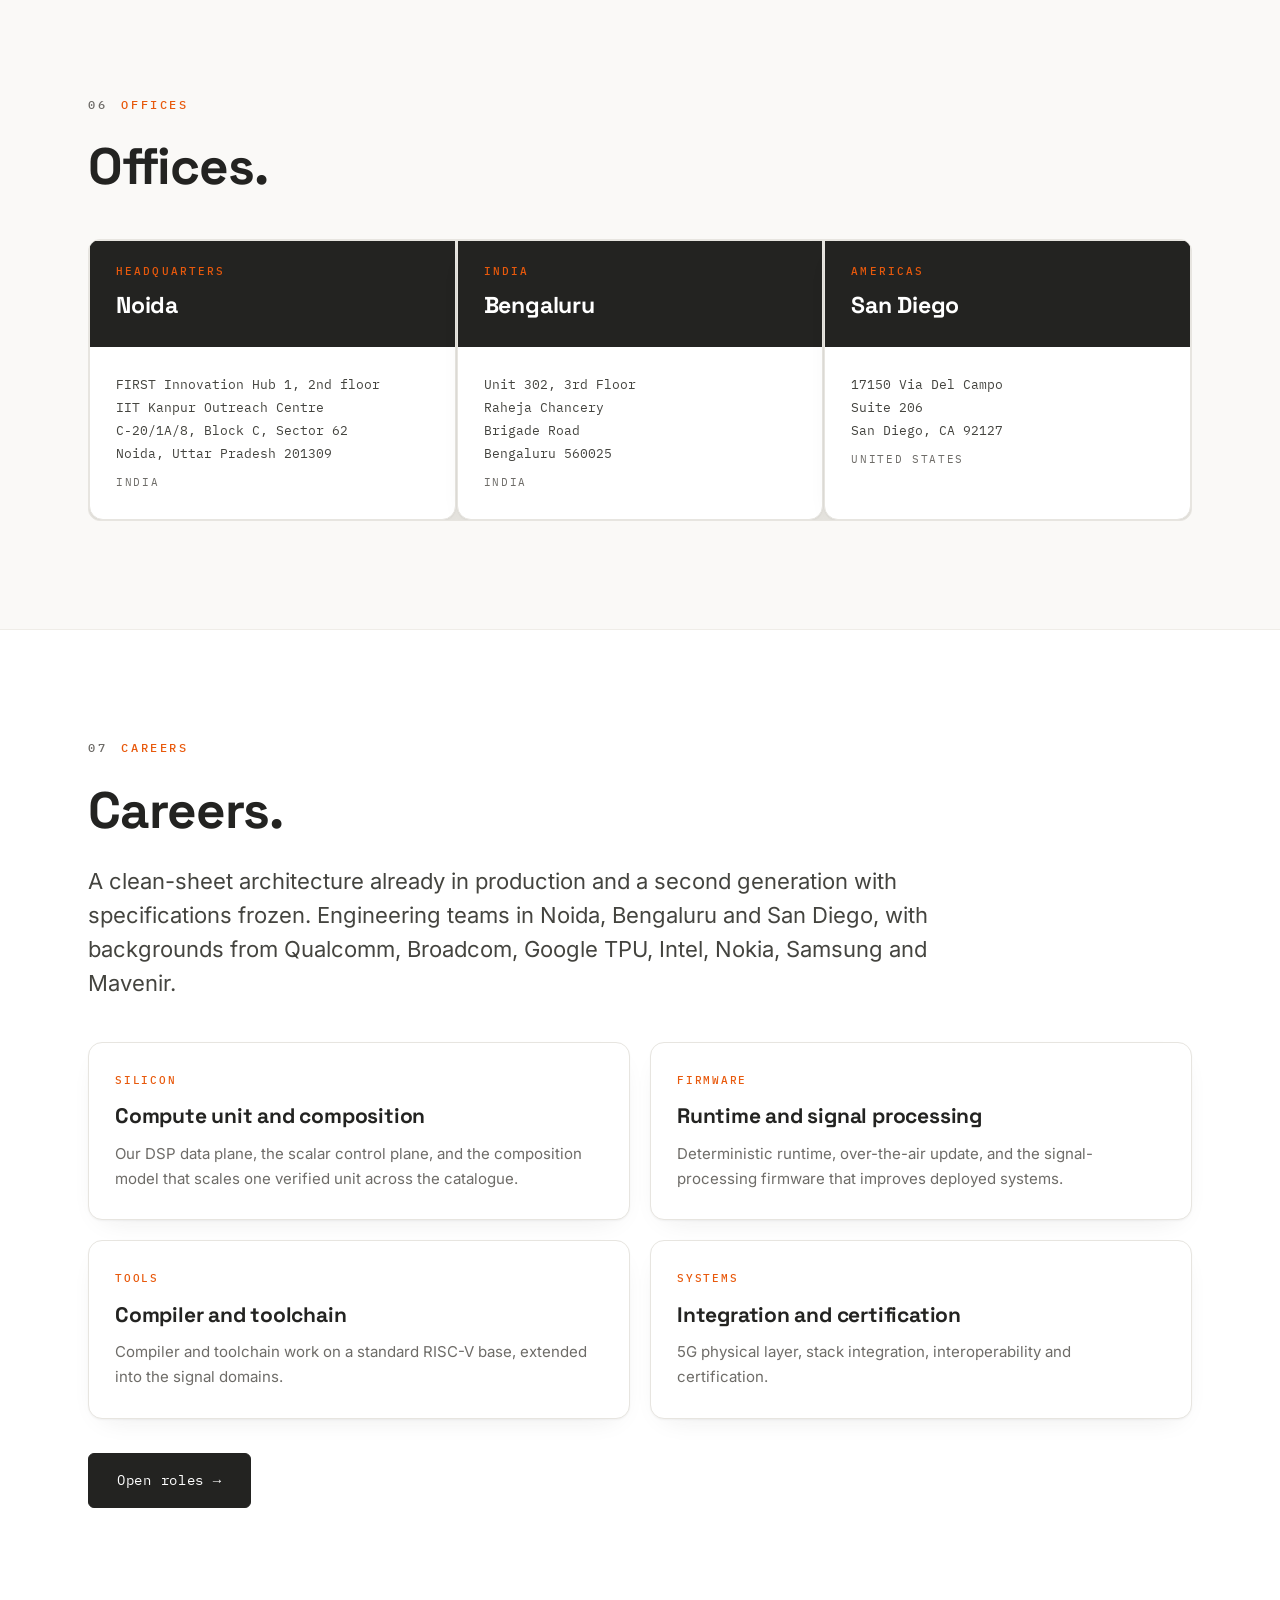
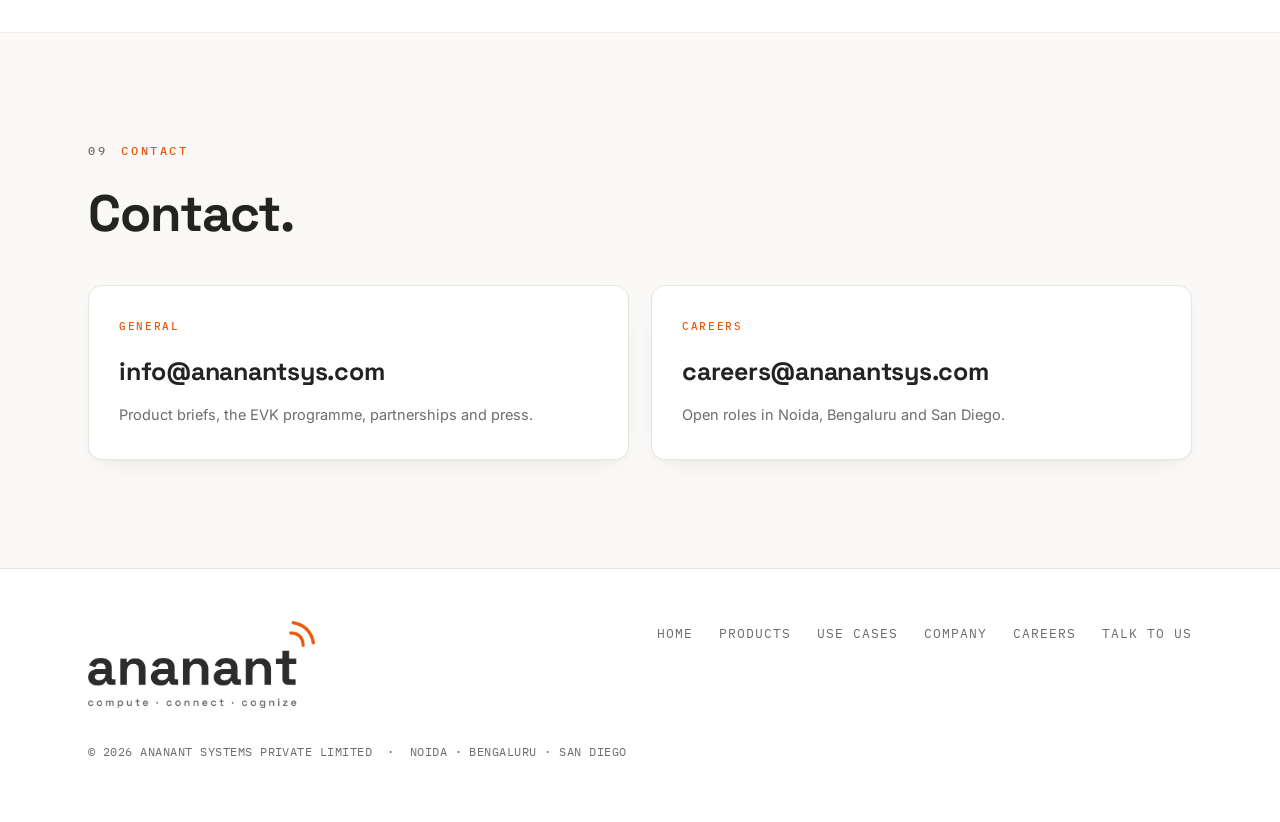
<file: company.html>
<!DOCTYPE html>
<html lang="en">
<head>
<meta charset="utf-8">
<meta name="viewport" content="width=device-width, initial-scale=1">
<title>Company — Vision, history, team and offices | Ananant Systems</title>
<meta name="description" content="The people who have shipped this before. Vision, history, team, advisors, partners, offices in Noida, Bengaluru and San Diego, careers and media.">
<meta name="robots" content="index,follow">
<link rel="canonical" href="https://ananantsys.com/company">
<meta property="og:title" content="Company — Vision, history, team and offices | Ananant Systems">
<meta property="og:description" content="The people who have shipped this before. Vision, history, team, advisors, partners, offices in Noida, Bengaluru and San Diego, careers and media.">
<meta property="og:type" content="website">
<meta property="og:url" content="https://ananantsys.com/company">
<meta property="og:site_name" content="Ananant Systems">
<meta property="og:image" content="https://ananantsys.com/assets/og-card.png">
<meta property="og:image:width" content="1200">
<meta property="og:image:height" content="630">
<meta name="twitter:card" content="summary_large_image">
<meta name="theme-color" content="#232321">
<link rel="icon" type="image/svg+xml" href="assets/favicon.svg">
<link rel="icon" type="image/png" sizes="32x32" href="assets/favicon-32.png">
<link rel="icon" type="image/png" sizes="80x80" href="assets/favicon-80.png">
<link rel="apple-touch-icon" href="assets/apple-touch-icon.png">
<link rel="preload" as="font" type="font/woff2" href="assets/fonts/space-grotesk-latin-700-normal.woff2" crossorigin>
<link rel="preload" as="font" type="font/woff2" href="assets/fonts/inter-latin-400-normal.woff2" crossorigin>
<link rel="stylesheet" href="assets/site.css">
</head>
<body>
<a class="skip" href="#main">Skip to content</a>
<header>
  <div class="wrap nav">
    <a class="logo" href="/" aria-label="Ananant Systems &mdash; home"><img src="assets/logo-wordmark.png" alt="Ananant Systems" width="320" height="74"></a>
    <button class="burger" type="button" aria-label="Menu" aria-expanded="false" aria-controls="navmenu">&#9776;</button>
    <ul id="navmenu">
      <li><a class="nl" href="/products">Products</a></li>
      <li><a class="nl" href="/use-cases">Use Cases</a></li>
      <li><a class="nl active" href="/company" aria-current=&quot;page&quot;>Company</a></li>
      <li><a class="cta-mini" href="/company#contact">Talk to us</a></li>
    </ul>
  </div>
</header>
<main id="main">
<section class="chapter hero">
  <svg class="arcfield" viewBox="0 0 700 700" aria-hidden="true" focusable="false" preserveAspectRatio="xMaxYMin meet">
  <path class="g" stroke-width="34" d="M 700 640 A 610 610 0 0 0 90 30"/>
  <path class="g" stroke-width="30" d="M 700 500 A 470 470 0 0 0 230 30"/>
  <path class="s" stroke-width="16" d="M 700 372 A 342 342 0 0 0 358 30" opacity=".9"/>
  <path class="g" stroke-width="24" d="M 700 260 A 230 230 0 0 0 470 30"/>
  <path class="g" stroke-width="18" d="M 700 168 A 138 138 0 0 0 562 30"/>
</svg>
  <div class="wrap">
    <p class="hero-tags"><b>COMPANY</b></p>
    <h1>We design deterministic<br>silicon for the<br>industrial edge.</h1>
    <p class="lede">Ananant Systems builds silicon that computes at the point where data is generated, connects machines to the systems around them, and runs perception within a bounded response time.</p>
  </div>
</section>

<nav class="subnav" aria-label="Sections on this page">
  <div class="wrap">
    <ul>
      <li><a href="#vision">Vision</a></li>
      <li><a href="#history">History</a></li>
      <li><a href="#team">Team</a></li>
      <li><a href="#advisors">Advisors</a></li>
      <li><a href="#partners">Partners</a></li>
      <li><a href="#offices">Offices</a></li>
      <li><a href="#careers">Careers</a></li>
      <li><a href="#contact">Contact</a></li>
    </ul>
  </div>
</nav>

<section class="chapter" id="vision">
  <div class="wrap">
    <p class="kicker rv"><span class="n">01</span>Vision &amp; positioning</p>
    <h2 class="rv">One silicon foundation, two markets.</h2>
    <p class="leadstmt rv">Connectivity and perception are treated as separate markets served by separate silicon. Computationally they are the same problem.</p>
    <p class="lede rv">Ananant designs the compute layer between the sensor and the AI brain. Dense linear algebra on streaming data, under a deadline, is what both workloads reduce to &mdash; and that is the observation the company is built on. One compute unit, one instruction set and one toolchain serve both.</p>
    <p class="lede rv">The consequence is structural rather than incremental. A single verification effort amortises across every product in the catalogue. Software written for the first generation runs on the third. A customer designing in on one side inherits engineering done for the other. Two independent demand engines, one cost base &mdash; neither dependent on the other, and every engineering hour serving both.</p>
    <p class="lede rv">This only holds if the foundation is ours. We design our own DSP rather than licensing a signal-processing core. That is what makes the instruction set extensible into the domains our customers work in &mdash; 5G and 6G, camera, video, radar, LIDAR &mdash; and what puts the performance, power and cost curve under our control rather than a supplier&rsquo;s release schedule.</p>
    <p class="lede rv">The timing is set by where decisions are moving. As intelligence moves from data centres into machines, the reasoning layer is well served and the layer beneath it is not: the perception and connectivity work that has to happen at the machine, in bounded time, inside the power and cost envelope of a camera or a battery-powered robot. We build that layer, beside the reasoning layer rather than against it.</p>
    <div class="bounds rv">
      <div class="bound"><b>B1</b><h3>Silicon and the software layer above it</h3><p>We supply the die and the software that makes it deterministic. The femto system is a deliberate exception, as the most direct route from our silicon to volume.</p></div>
      <div class="bound"><b>B2</b><h3>Alongside the application processor</h3><p>We serve the machine classes that are not economic to address from the application processor alone.</p></div>
      <div class="bound"><b>B3</b><h3>Not automotive, not smartphones</h3><p>We address sockets where determinism, power and service life are the deciding factors.</p></div>
      <div class="bound"><b>B4</b><h3>We do not build applications</h3><p>Applications are built by software vendors and integrators on our SDK. We supply the silicon and the platform beneath them.</p></div>
      
    </div>
  </div>
</section>

<section class="chapter warm" id="history">
  <div class="wrap">
    <p class="kicker rv"><span class="n">02</span>History</p>
    <h2 class="rv">Company milestones.</h2>
    <div class="tline">
      <div class="tentry kept rv"><p class="tdate">2023</p><h3>First live demonstration at India Mobile Congress</h3><p>The architecture running on FPGA at India&rsquo;s largest telecom event.</p><p class="tsrc">India Mobile Congress, New Delhi</p></div>
      <div class="tentry kept rv"><p class="tdate">2024</p><h3>Mobile World Congress, Barcelona</h3><p>Demonstrated integrated with commercial L2/L3 stacks in a working network configuration. Second consecutive year at IMC.</p><p class="tsrc">MWC Barcelona &middot; IMC New Delhi</p></div>
      <div class="tentry kept rv"><p class="tdate">2025</p><h3>MWC Barcelona and IMC, third consecutive year</h3><p>The same architecture demonstrated further along the production track.</p><p class="tsrc">MWC Barcelona &middot; IMC New Delhi</p></div>
      <div class="tentry kept rv"><p class="tdate">2025</p><h3>Approved for DLI EDA Tools</h3><p>Approved for EDA tool access under India&rsquo;s Design Linked Incentive scheme, with working relationships across MeitY, C-DAC and the Department of Telecommunications.</p><p class="tsrc">MeitY &middot; C-DAC &middot; DoT</p></div>
      <div class="tentry kept rv"><p class="tdate">2026</p><h3>Gen&nbsp;1 silicon in production</h3><p>Connectivity silicon in production and available to customers, including the chip, the L1 software and the complete femto system.</p><p class="tsrc">Gen&nbsp;1 connectivity</p></div>
      <div class="tentry kept rv"><p class="tdate">Jul 2026</p><h3>Gen&nbsp;2 committed to tape-out</h3><p>The Gen&nbsp;2 architecture is committed and the tape-out plan is in place, with substantial RTL complete &mdash; connectivity and perception on one die.</p><p class="tsrc">Gen&nbsp;2 tape-out plan in place</p></div>
    </div>
  </div>
</section>

<section class="chapter" id="team">
  <div class="wrap">
    <p class="kicker rv"><span class="n">03</span>Team</p>
    <h2 class="rv">Founders.</h2>
    <div class="founders">
      <div class="fcard rv">
        <div class="fhead">
          <img src="assets/team/amiya-pathak.jpg" alt="Amiya Pathak" width="96" height="96" loading="lazy">
          <div><p class="fn">Amiya Pathak</p><p class="fr">Founder &amp; CEO</p></div>
        </div>
        <p>Built ZipDial to over one billion interactions for 100+ global brands &mdash; #8 on Fast Company&rsquo;s Most Innovative Companies &mdash; and sold it to Twitter, where he went on to lead the Bangalore product and engineering hub.</p>
        <p>Built and led teams across leadership roles at global platforms including Twitter and Coinbase. A long-standing participant in the Indian deep-tech ecosystem as advisor, investor and partner.</p>
        <p class="cred">B.Tech, IIT Kanpur &middot; IIM Calcutta &middot; <a href="https://www.linkedin.com/in/amiyapathak/" target="_blank" rel="noopener">LinkedIn &#8599;</a></p>
      </div>
      <div class="fcard rv">
        <div class="fhead">
          <img src="assets/team/chitranjan-singh.jpg" alt="Dr. Chitranjan Singh" width="96" height="96" loading="lazy">
          <div><p class="fn">Dr. Chitranjan Singh</p><p class="fr">Founder &amp; CTO</p></div>
        </div>
        <p>18+ years of modem R&amp;D at Qualcomm, San Diego &mdash; architect of the first software-defined LTE smartphone modem and of the MIMO demodulation architecture used across much of the smartphone market. Qualcomm &ldquo;Super Qualstar Hall of Fame&rdquo; awardee.</p>
        <p>Every core technology on the Ananant roadmap &mdash; DSP, PHY, MIMO &mdash; he has architected and shipped before at production scale, with no re-spin in any generation. He has built the silicon teams to match, and has assembled Ananant&rsquo;s engineering core from Qualcomm, Google TPU and Intel alumni.</p>
        <p class="cred">PhD &amp; MS EE, UT Dallas &middot; B.Tech, IIT Kanpur &middot; <a href="https://www.linkedin.com/in/chitu-singh-2232991/" target="_blank" rel="noopener">LinkedIn &#8599;</a></p>
      </div>
    </div>
    <div class="statcards rv">
      <div class="statcard sig"><span class="sv">4B+</span><span class="sl">Devices shipped on platforms the team architected</span></div>
      <div class="statcard"><span class="sv">0</span><span class="sl">Re-spins across generations the CTO architected</span></div>
      <div class="statcard"><span class="sv">6</span><span class="sl">Modem silicon generations architected by our CTO</span></div>
    </div>
  </div>
</section>

<section class="chapter warm" id="advisors">
  <div class="wrap">
    <p class="kicker rv"><span class="n">04</span>Advisors</p>
    <h2 class="rv">Advisors.</h2>
    <div class="acards">
      <div class="acard rv">
        <p class="an">Rajat Verma <a class="alnk" href="https://www.linkedin.com/in/rajat-verma-751773/" target="_blank" rel="noopener">&#8599;</a></p>
        <p class="ar">Advisor</p>
        <p>Founder &amp; CEO, Lohum. Government relations, public-programme strategy and industry go-to-market access.</p>
      </div>
      <div class="acard rv">
        <p class="an">Shailesh Kekre <a class="alnk" href="https://www.linkedin.com/in/shaileshkekre/" target="_blank" rel="noopener">&#8599;</a></p>
        <p class="ar">Advisor</p>
        <p>Former McKinsey Partner, approximately 20 years. Governance and board practice.</p>
      </div>
    </div>
  </div>
</section>

<section class="chapter" id="partners">
  <div class="wrap">
    <p class="kicker rv"><span class="n">05</span>Partners</p>
    <h2 class="rv">Institutional partners.</h2>
    <div class="instgrid">
      <div class="inst rv">
        <div class="instlogo">
          <img src="assets/partners/iit-kanpur.png" alt="Indian Institute of Technology Kanpur" width="91" height="88" loading="lazy">
        </div>
        <p class="ik">Anchor partnership</p>
        <h3>Indian Institute of Technology Kanpur</h3>
        <p>Research collaboration on the instruction set, with shared post-silicon validation and 5G/6G certification infrastructure.</p>
      </div>
      <div class="inst rv">
        <div class="instlogo">
          <img src="assets/partners/cdac.png" alt="Centre for Development of Advanced Computing" width="88" height="88" loading="lazy">
        </div>
        <p class="ik">Perception silicon</p>
        <h3>Centre for Development of Advanced Computing</h3>
        <p>Deep collaboration on the perception silicon: security, algorithms and system-level design. Ananant is also approved for DLI EDA Tools under the scheme C-DAC administers.</p>
      </div>
    </div>
    <p class="lede rv mt-34">For commercial and technology partnerships &mdash; sensor makers, machine OEMs, network partners and software vendors &mdash; see the <a href="/use-cases#ecosystem" class="ulink">partner ecosystem</a>.</p>
  </div>
</section>

<section class="chapter warm" id="offices">
  <div class="wrap">
    <p class="kicker rv"><span class="n">06</span>Offices</p>
    <h2 class="rv">Offices.</h2>
    <div class="offices rv">
      <div>
        <div class="obar"><p class="oc">Headquarters</p><h3>Noida</h3></div>
        <p class="addr">
          <span>FIRST Innovation Hub 1, 2nd floor</span>
          <span>IIT Kanpur Outreach Centre</span>
          <span>C-20/1A/8, Block C, Sector 62</span>
          <span>Noida, Uttar Pradesh 201309</span>
          <span>India</span>
        </p>
      </div>
      <div>
        <div class="obar"><p class="oc">India</p><h3>Bengaluru</h3></div>
        <p class="addr">
          <span>Unit 302, 3rd Floor</span>
          <span>Raheja Chancery</span>
          <span>Brigade Road</span>
          <span>Bengaluru 560025</span>
          <span>India</span>
        </p>
      </div>
      <div>
        <div class="obar"><p class="oc">Americas</p><h3>San Diego</h3></div>
        <p class="addr">
          <span>17150 Via Del Campo</span>
          <span>Suite 206</span>
          <span>San Diego, CA 92127</span>
          <span>United States</span>
        </p>
      </div>
    </div>
  </div>
</section>

<section class="chapter" id="careers">
  <div class="wrap">
    <p class="kicker rv"><span class="n">07</span>Careers</p>
    <h2 class="rv">Careers.</h2>
    <p class="lede rv">A clean-sheet architecture already in production and a second generation with specifications frozen. Engineering teams in Noida, Bengaluru and San Diego, with backgrounds from Qualcomm, Broadcom, Google TPU, Intel, Nokia, Samsung and Mavenir.</p>
    <div class="wwork rv">
      <div><b>Silicon</b><h3>Compute unit and composition</h3><p>Our DSP data plane, the scalar control plane, and the composition model that scales one verified unit across the catalogue.</p></div>
      <div><b>Firmware</b><h3>Runtime and signal processing</h3><p>Deterministic runtime, over-the-air update, and the signal-processing firmware that improves deployed systems.</p></div>
      <div><b>Tools</b><h3>Compiler and toolchain</h3><p>Compiler and toolchain work on a standard RISC-V base, extended into the signal domains.</p></div>
      <div><b>Systems</b><h3>Integration and certification</h3><p>5G physical layer, stack integration, interoperability and certification.</p></div>
    </div>
    <p class="mt-34"><a class="btn solid" href="/careers">Open roles &rarr;</a></p>
  </div>
</section>

<section class="chapter warm" id="contact">
  <div class="wrap">
    <p class="kicker rv"><span class="n">09</span>Contact</p>
    <h2 class="rv">Contact.</h2>
    <div class="contactgrid">
      <a class="ccard rv" href="mailto:info@ananantsys.com">
        <span class="ck">General</span>
        <span class="cm">info@ananantsys.com</span>
        <span class="cd">Product briefs, the EVK programme, partnerships and press.</span>
      </a>
      <a class="ccard rv" href="mailto:careers@ananantsys.com">
        <span class="ck">Careers</span>
        <span class="cm">careers@ananantsys.com</span>
        <span class="cd">Open roles in Noida, Bengaluru and San Diego.</span>
      </a>
    </div>
  </div>
</section>
</main>
<footer>
  <div class="wrap">
    <div class="f-top">
      <div class="f-brand"><img src="assets/logo-wordmark.png" alt="Ananant Systems" width="380" height="87"></div>
      <ul>
        <li><a href="/">Home</a></li>
        <li><a href="/products">Products</a></li>
        <li><a href="/use-cases">Use Cases</a></li>
        <li><a href="/company">Company</a></li>
        <li><a href="/careers">Careers</a></li>
        <li><a href="/company#contact">Talk to us</a></li>
      </ul>
    </div>
    <div class="f-bottom">&copy; 2026 ANANANT SYSTEMS PRIVATE LIMITED &nbsp;&middot;&nbsp; NOIDA &middot; BENGALURU &middot; SAN DIEGO</div>
  </div>
</footer>
<script src="assets/site.js" defer></script>
</body>
</html>
</file>
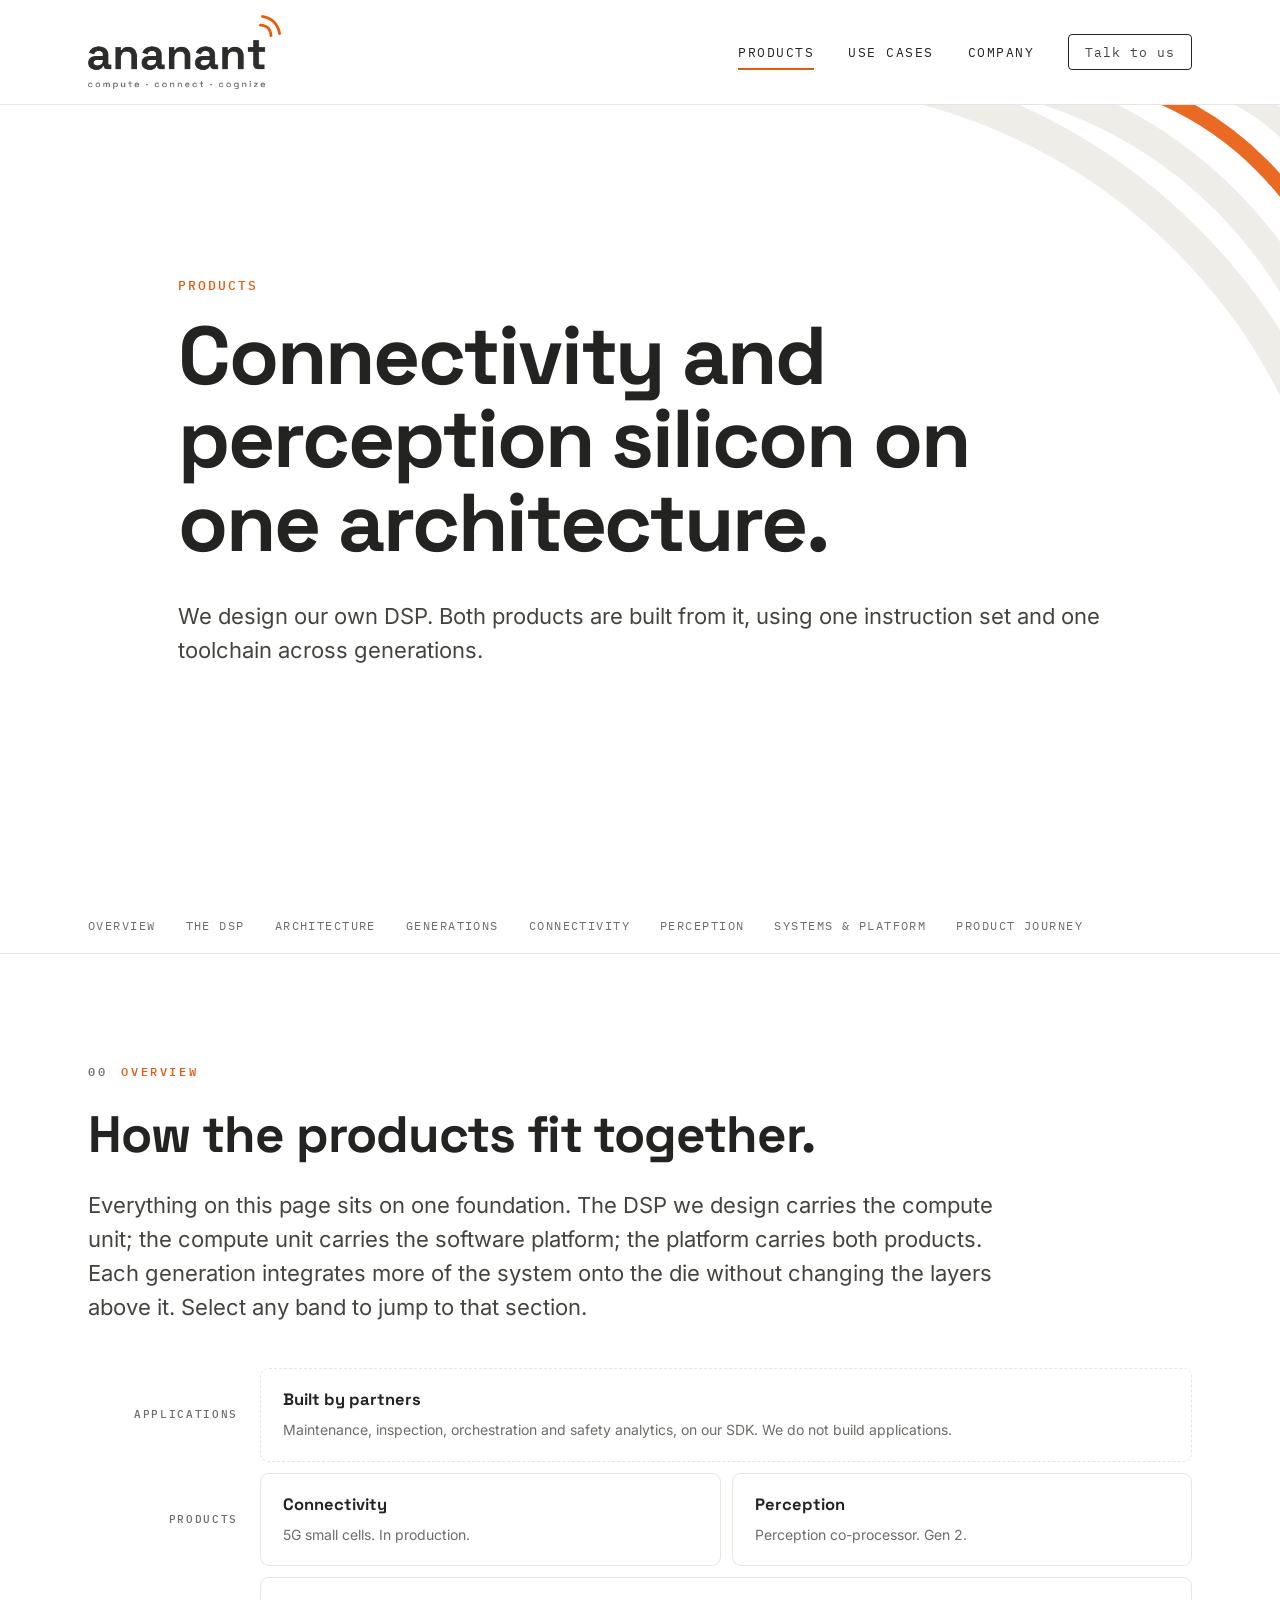
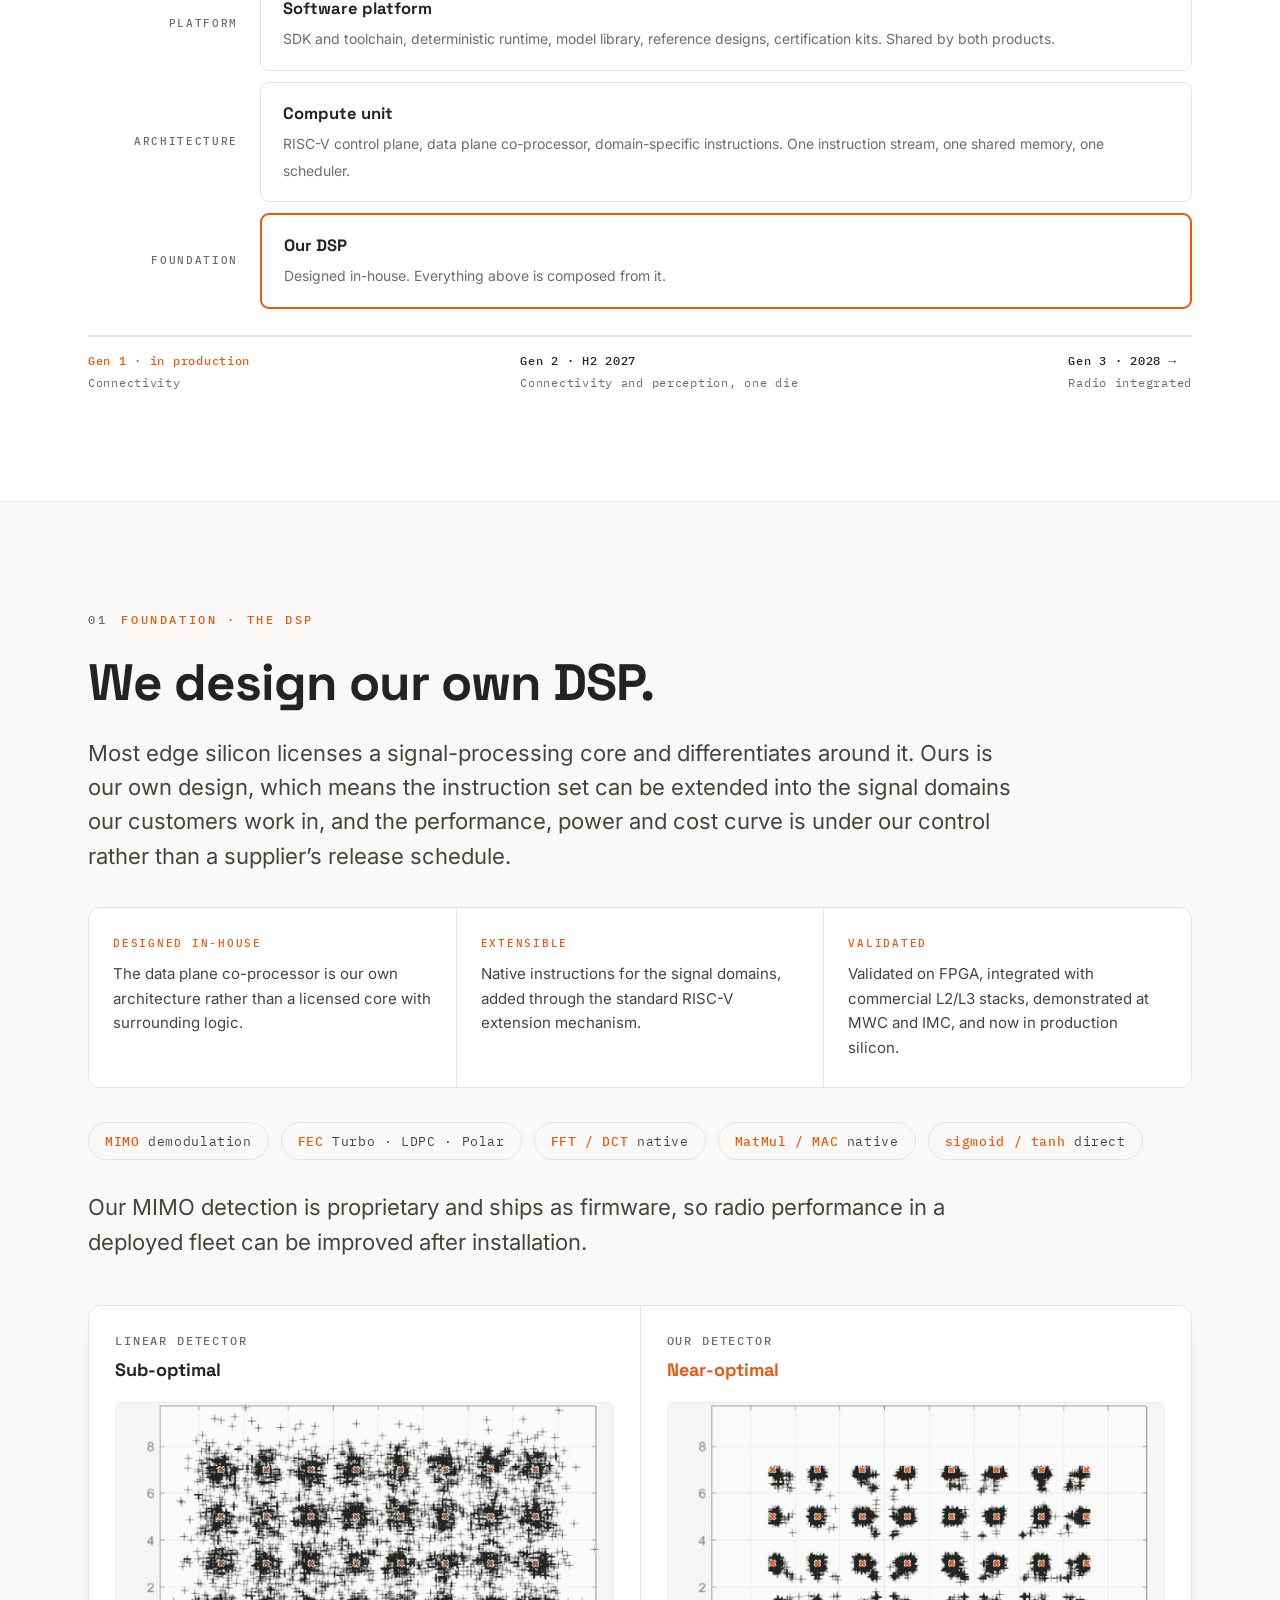
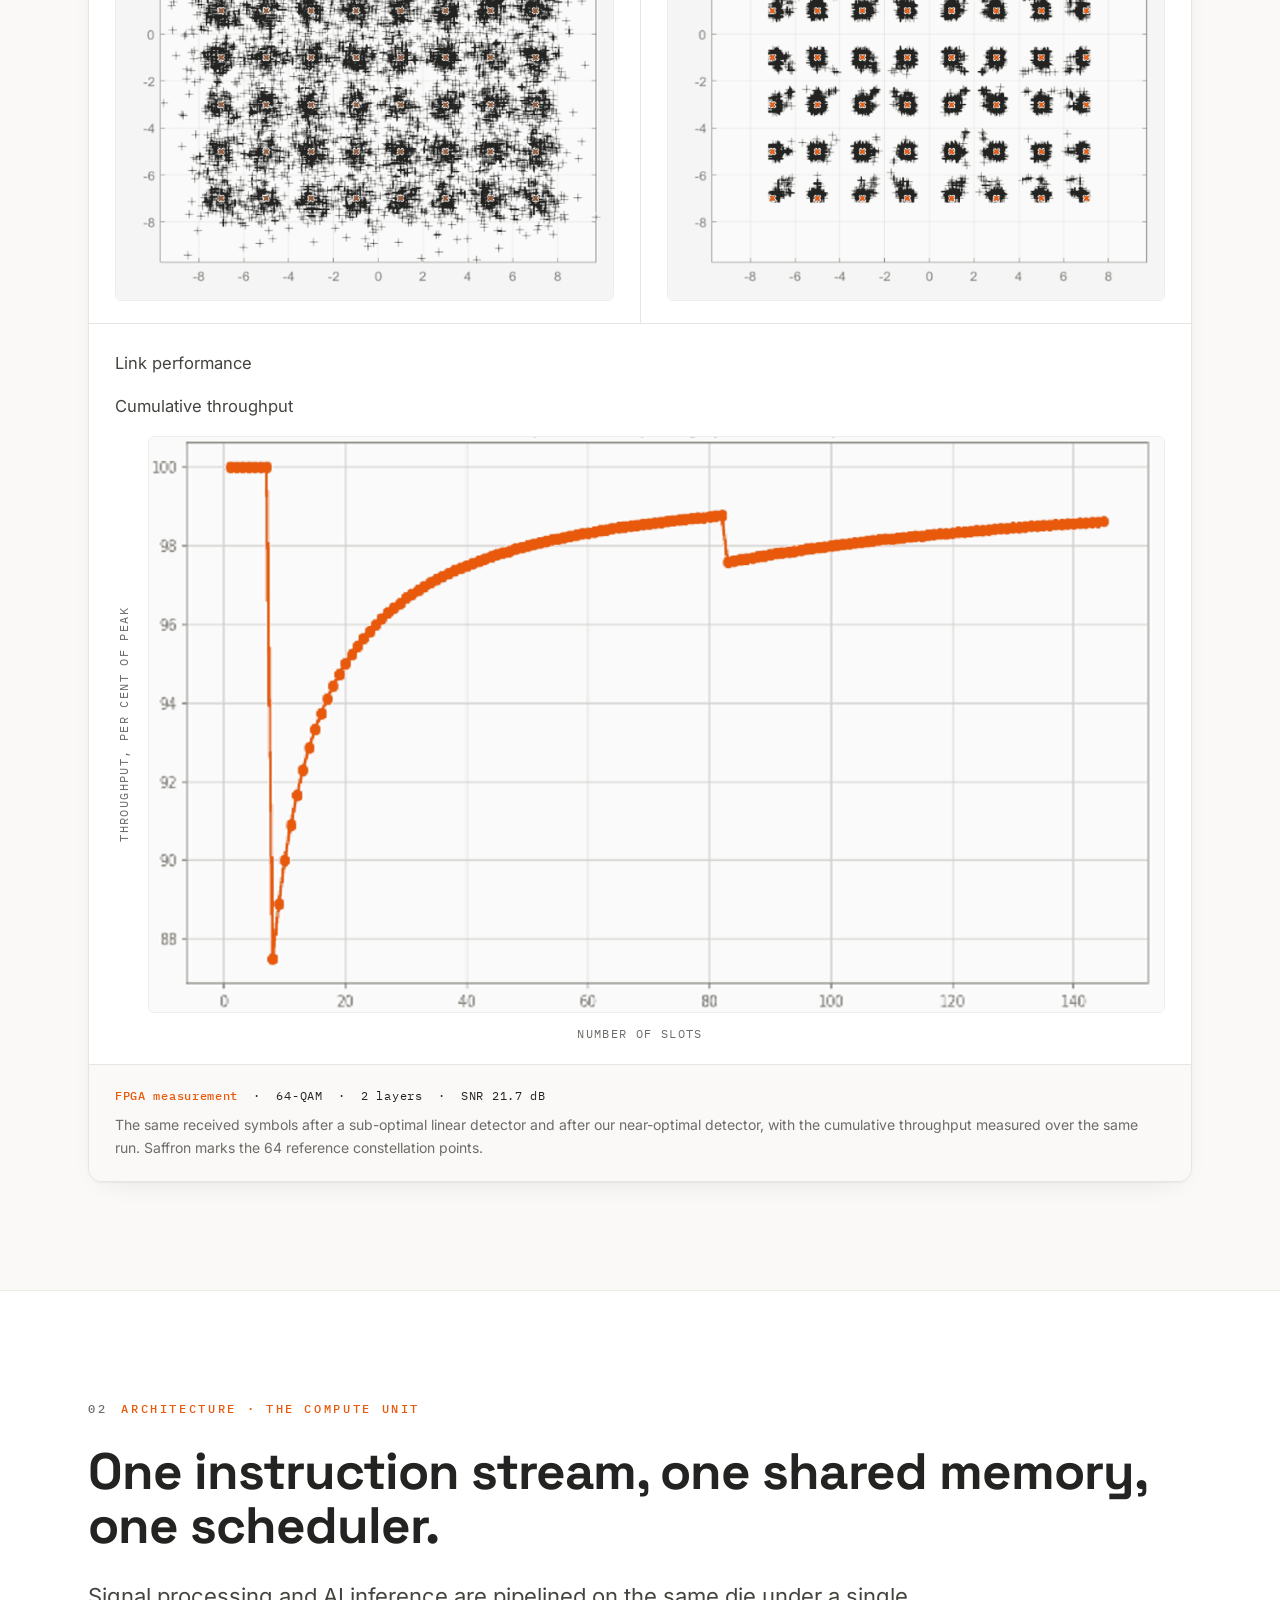
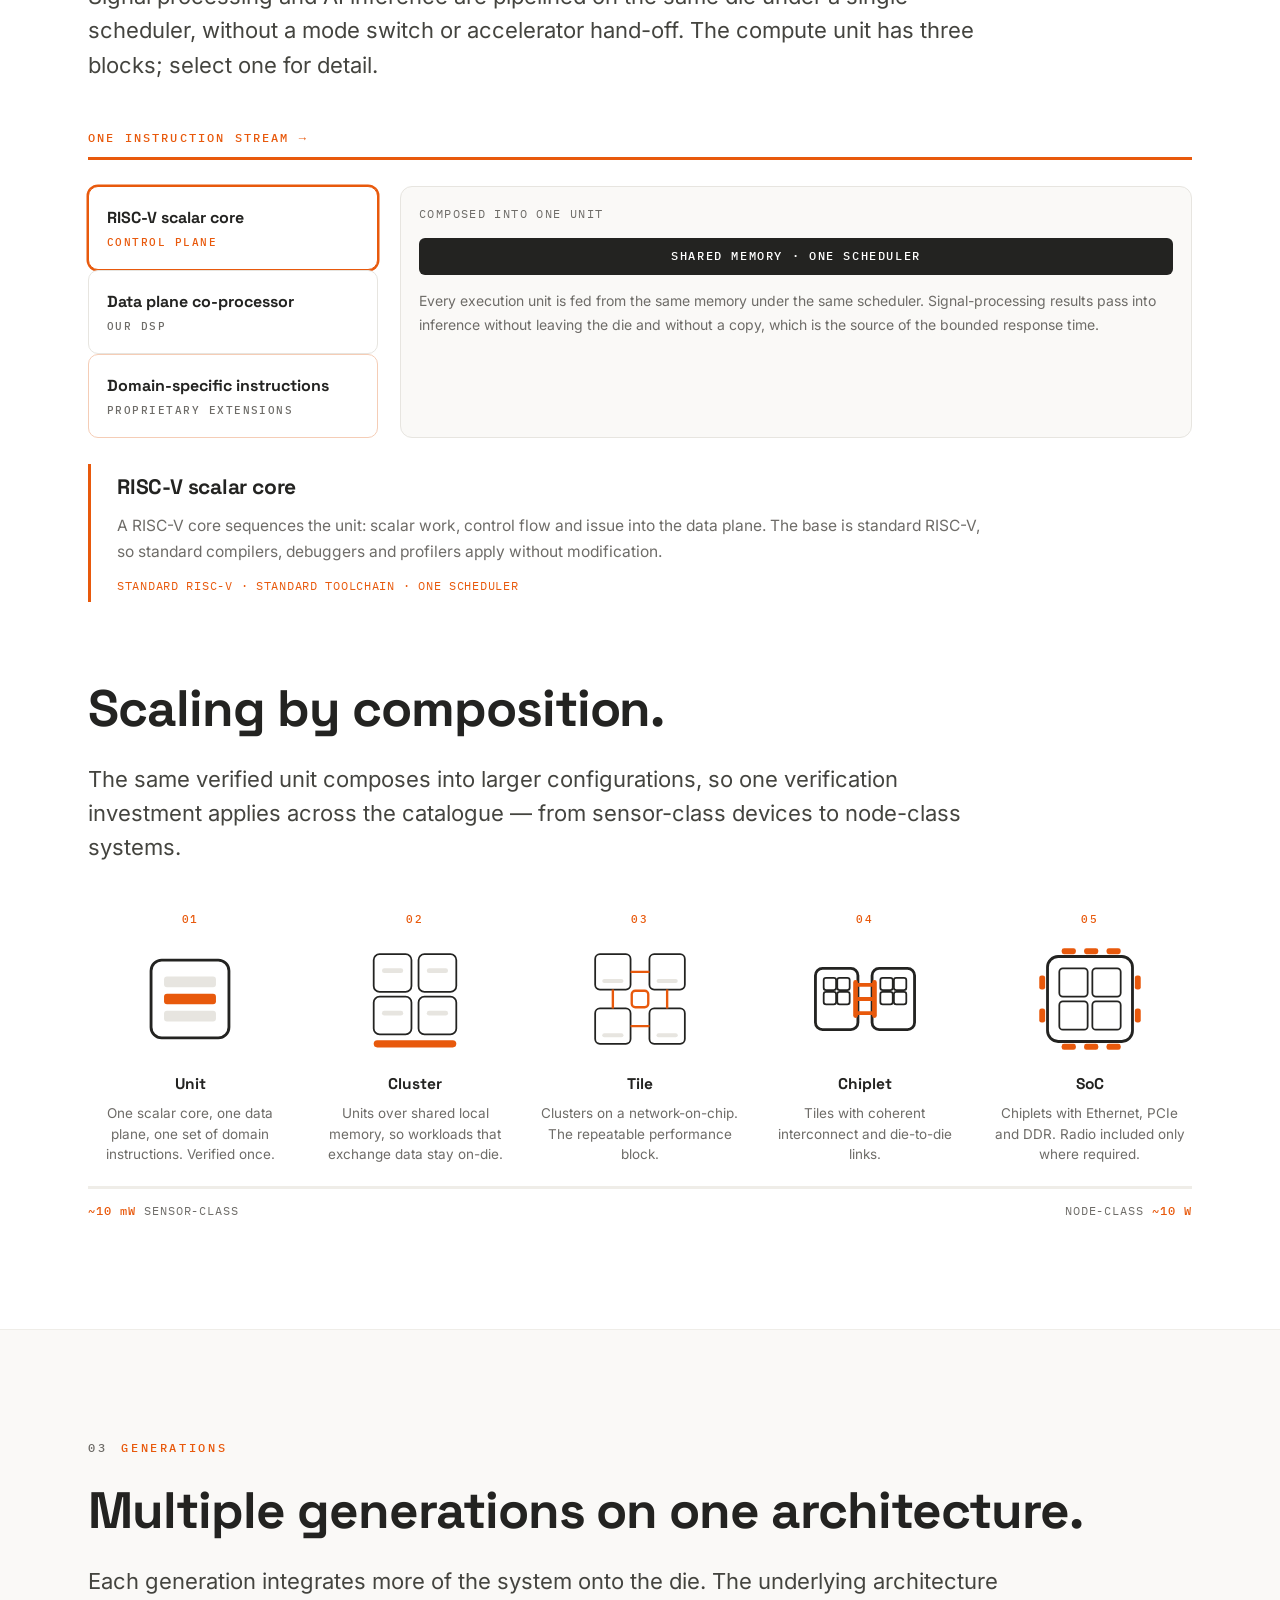
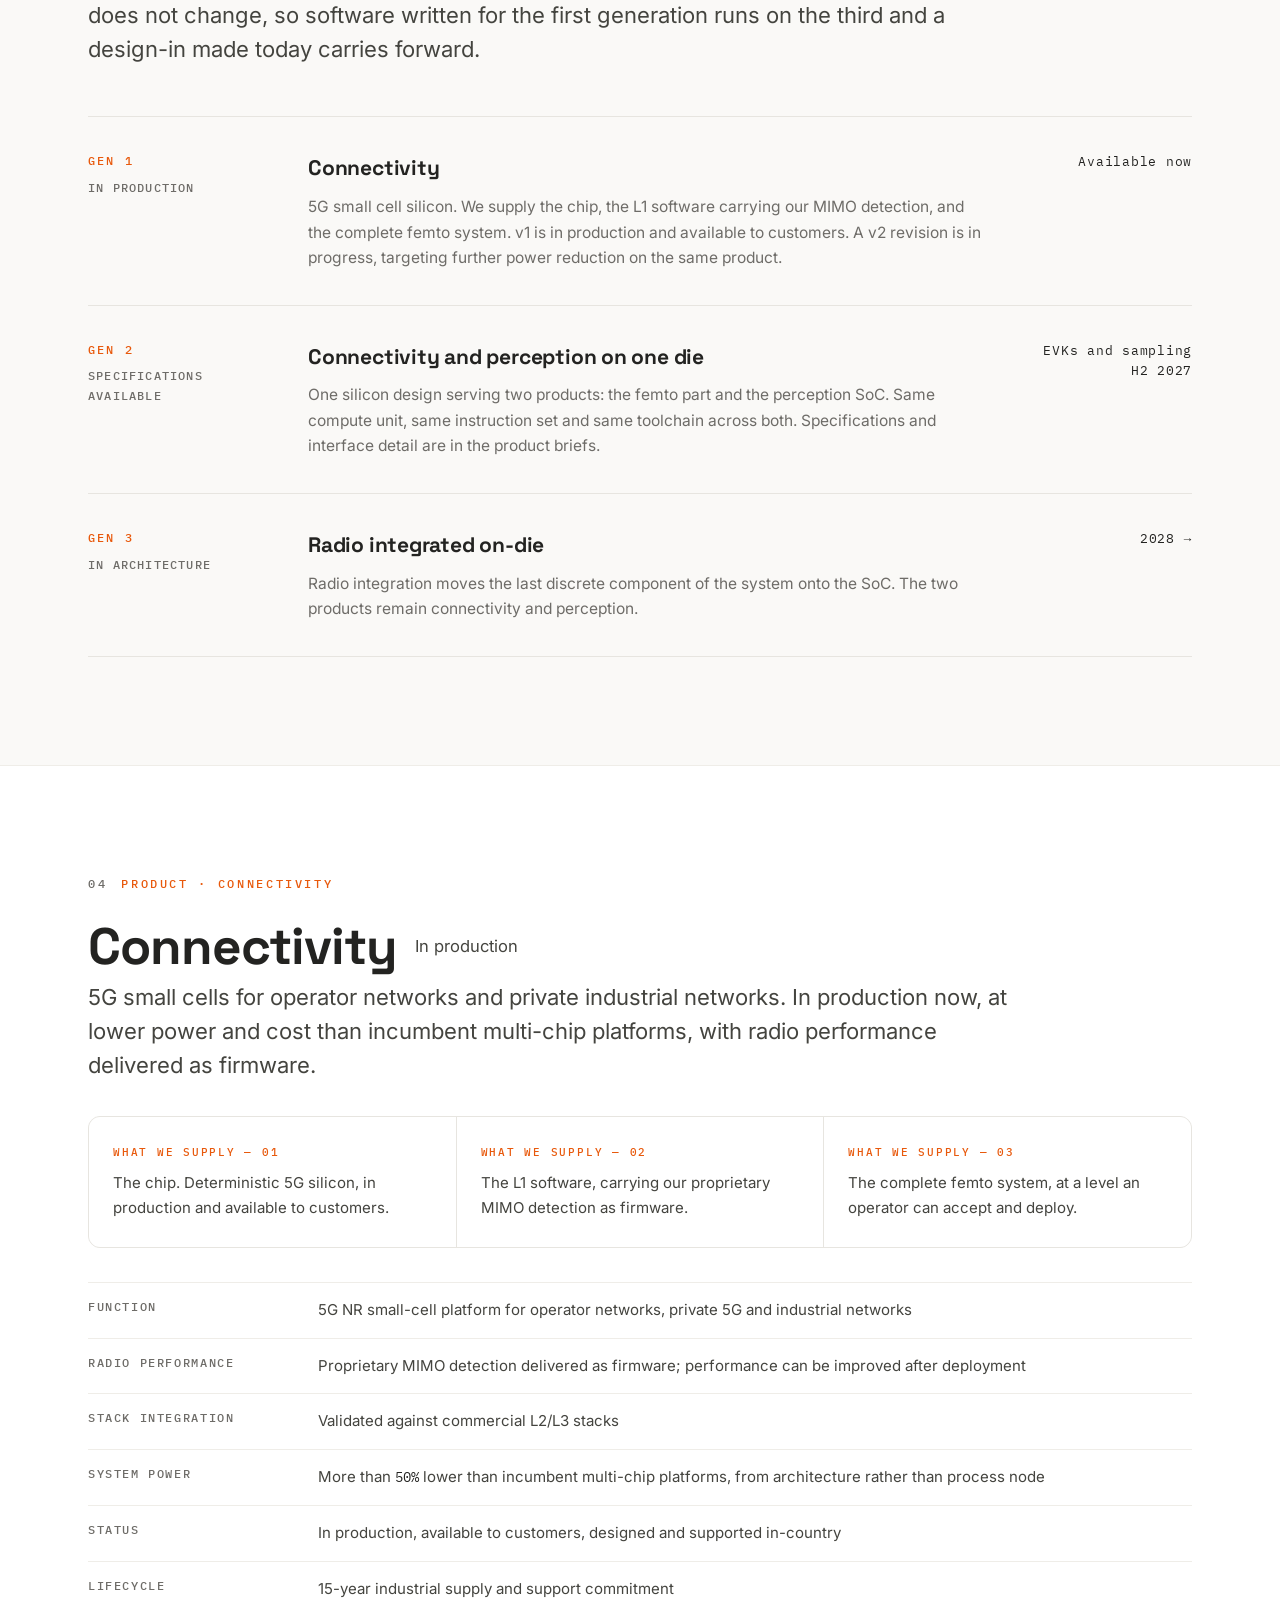
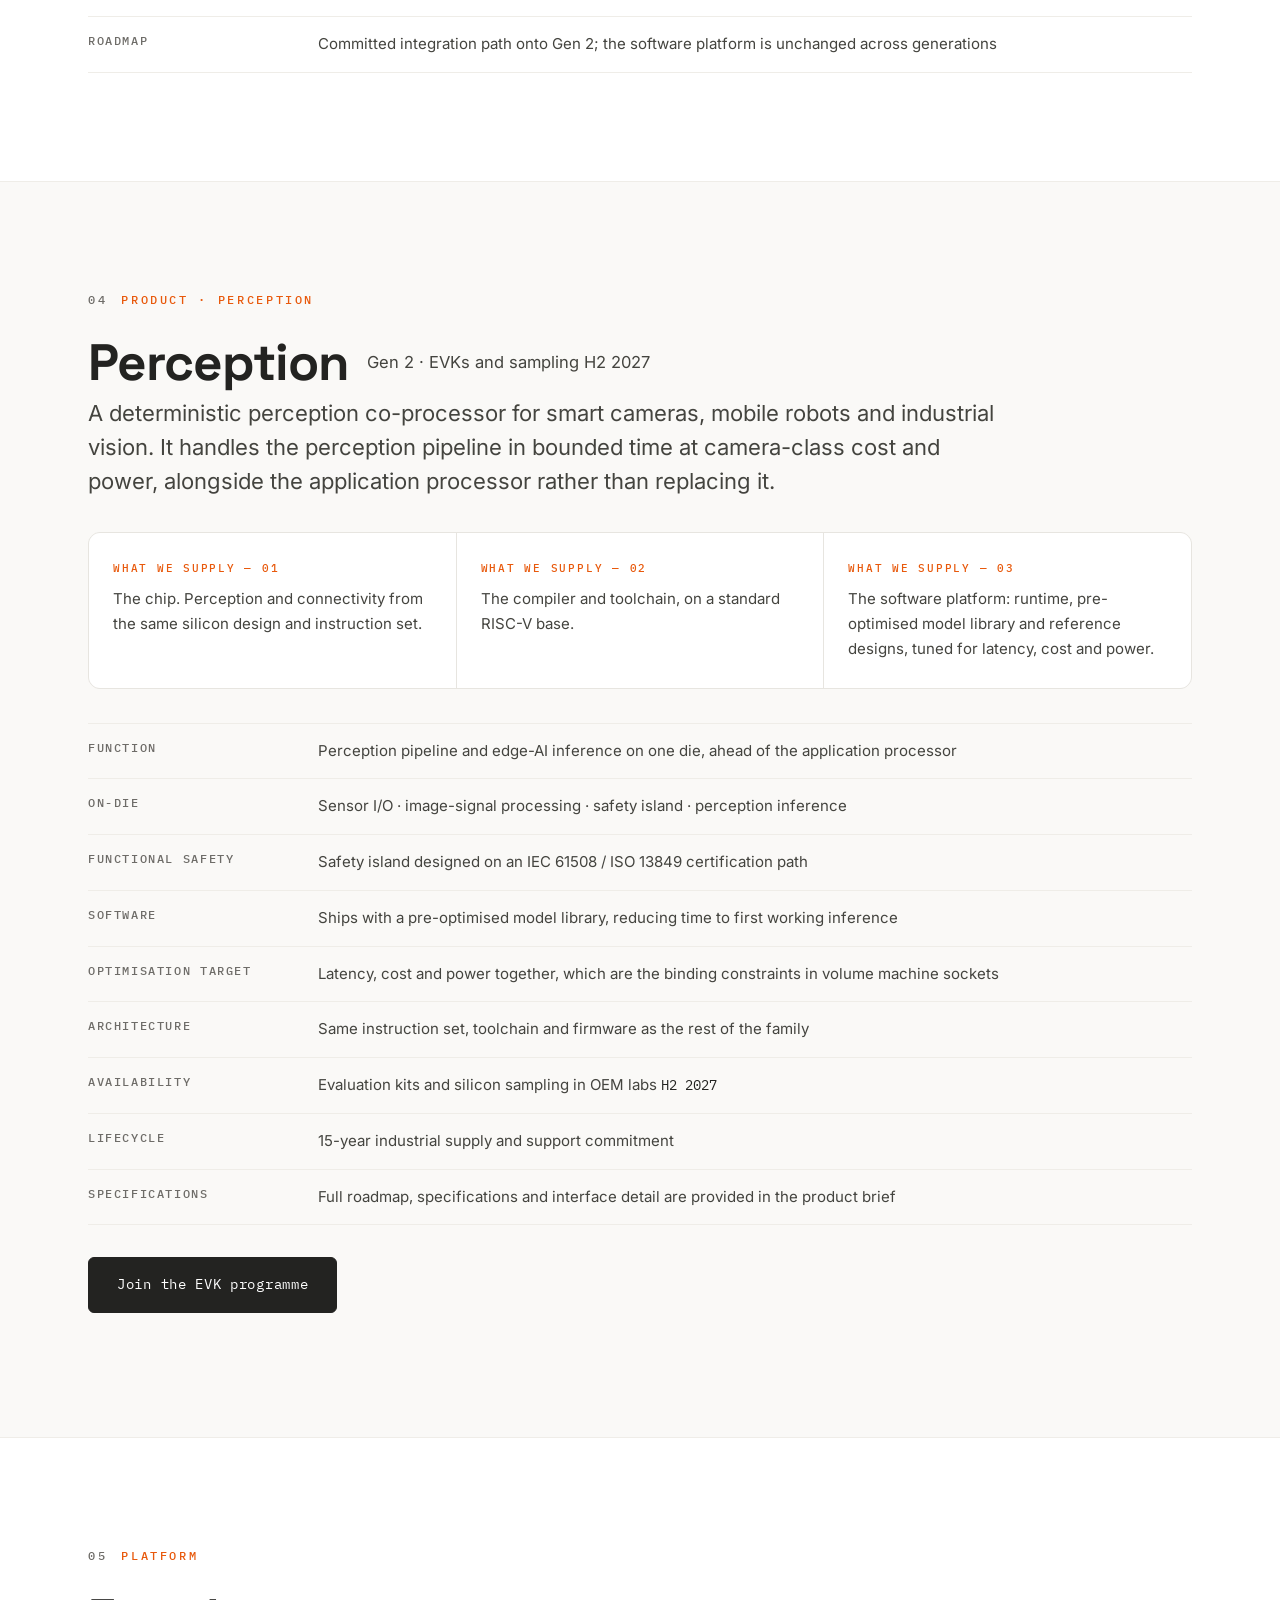
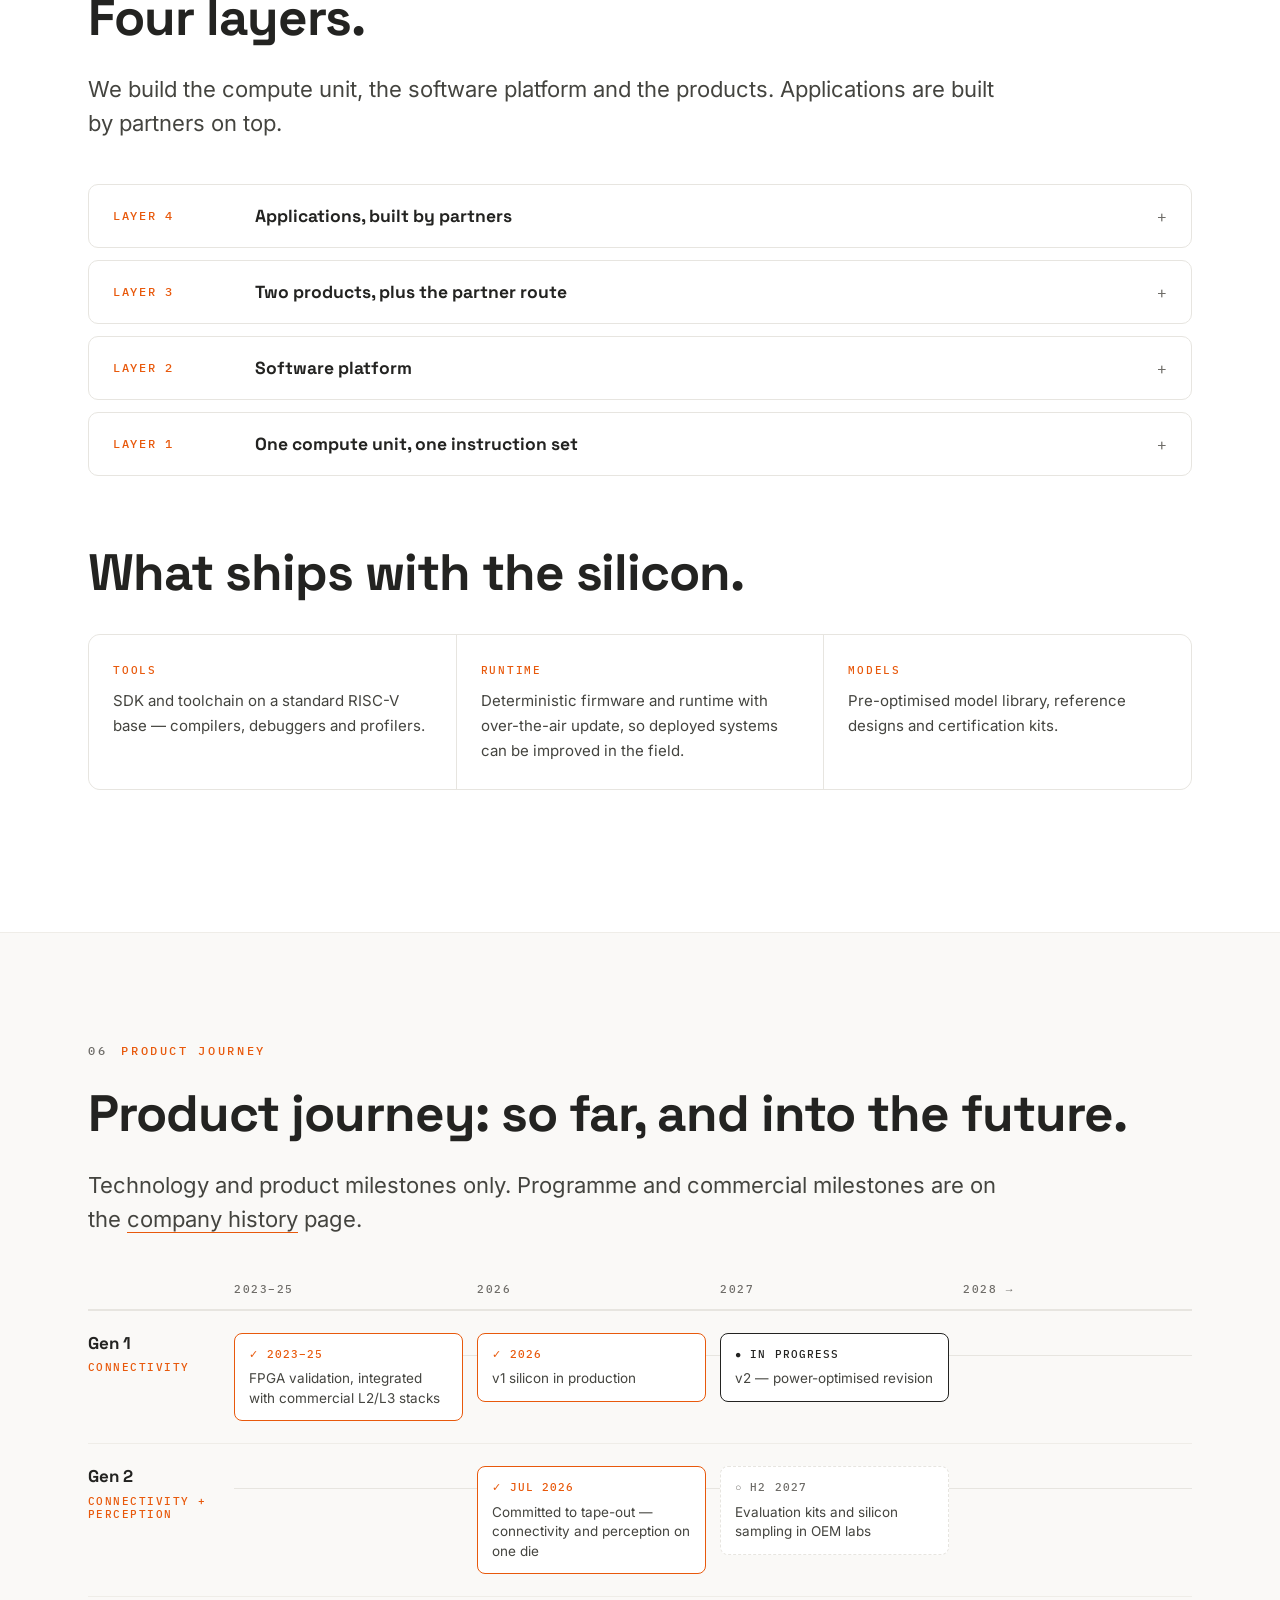
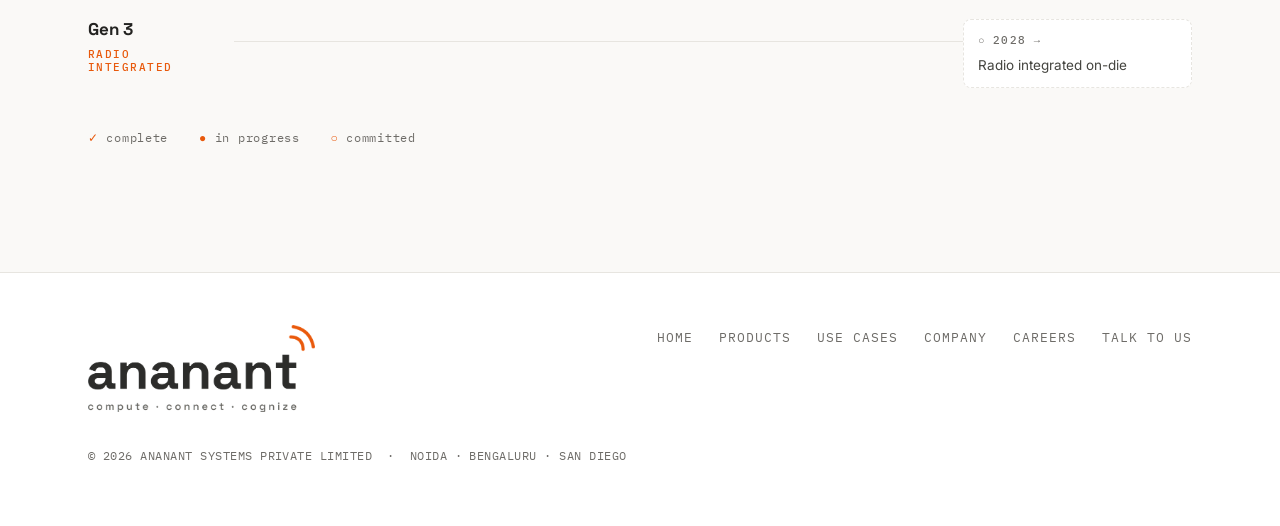
<file: products.html>
<!DOCTYPE html>
<html lang="en">
<head>
<meta charset="utf-8">
<meta name="viewport" content="width=device-width, initial-scale=1">
<title>Products — DSP, architecture, connectivity and perception | Ananant Systems</title>
<meta name="description" content="We own our DSP. Two products on one architecture, one instruction set: connectivity silicon in production and perception silicon on the committed Gen 2 roadmap.">
<meta name="robots" content="index,follow">
<link rel="canonical" href="https://ananantsys.com/products">
<meta property="og:title" content="Products — DSP, architecture, connectivity and perception | Ananant Systems">
<meta property="og:description" content="We own our DSP. Two products on one architecture, one instruction set: connectivity silicon in production and perception silicon on the committed Gen 2 roadmap.">
<meta property="og:type" content="website">
<meta property="og:url" content="https://ananantsys.com/products">
<meta property="og:site_name" content="Ananant Systems">
<meta property="og:image" content="https://ananantsys.com/assets/og-card.png">
<meta property="og:image:width" content="1200">
<meta property="og:image:height" content="630">
<meta name="twitter:card" content="summary_large_image">
<meta name="theme-color" content="#232321">
<link rel="icon" type="image/svg+xml" href="assets/favicon.svg">
<link rel="icon" type="image/png" sizes="32x32" href="assets/favicon-32.png">
<link rel="icon" type="image/png" sizes="80x80" href="assets/favicon-80.png">
<link rel="apple-touch-icon" href="assets/apple-touch-icon.png">
<link rel="preload" as="font" type="font/woff2" href="assets/fonts/space-grotesk-latin-700-normal.woff2" crossorigin>
<link rel="preload" as="font" type="font/woff2" href="assets/fonts/inter-latin-400-normal.woff2" crossorigin>
<link rel="stylesheet" href="assets/site.css">
</head>
<body>
<a class="skip" href="#main">Skip to content</a>
<header>
  <div class="wrap nav">
    <a class="logo" href="/" aria-label="Ananant Systems &mdash; home"><img src="assets/logo-wordmark.png" alt="Ananant Systems" width="320" height="74"></a>
    <button class="burger" type="button" aria-label="Menu" aria-expanded="false" aria-controls="navmenu">&#9776;</button>
    <ul id="navmenu">
      <li><a class="nl active" href="/products" aria-current=&quot;page&quot;>Products</a></li>
      <li><a class="nl" href="/use-cases">Use Cases</a></li>
      <li><a class="nl" href="/company">Company</a></li>
      <li><a class="cta-mini" href="/company#contact">Talk to us</a></li>
    </ul>
  </div>
</header>
<main id="main">
<section class="chapter hero">
  <svg class="arcfield" viewBox="0 0 700 700" aria-hidden="true" focusable="false" preserveAspectRatio="xMaxYMin meet">
  <path class="g" stroke-width="34" d="M 700 640 A 610 610 0 0 0 90 30"/>
  <path class="g" stroke-width="30" d="M 700 500 A 470 470 0 0 0 230 30"/>
  <path class="s" stroke-width="16" d="M 700 372 A 342 342 0 0 0 358 30" opacity=".9"/>
  <path class="g" stroke-width="24" d="M 700 260 A 230 230 0 0 0 470 30"/>
  <path class="g" stroke-width="18" d="M 700 168 A 138 138 0 0 0 562 30"/>
</svg>
  <div class="wrap">
    <p class="hero-tags"><b>PRODUCTS</b></p>
    <h1>Connectivity and<br>perception silicon on<br>one architecture.</h1>
    <p class="lede">We design our own DSP. Both products are built from it, using one instruction set and one toolchain across generations.</p>
  </div>
</section>

<nav class="subnav" aria-label="Sections on this page">
  <div class="wrap">
    <ul>
      <li><a href="#overview">Overview</a></li>
      <li><a href="#dsp">The DSP</a></li>
      <li><a href="#architecture">Architecture</a></li>
      <li><a href="#generations">Generations</a></li>
      <li><a href="#connectivity">Connectivity</a></li>
      <li><a href="#perception">Perception</a></li>
      <li><a href="#platform">Systems &amp; Platform</a></li>
      <li><a href="#roadmap">Product journey</a></li>
    </ul>
  </div>
</nav>

<section class="chapter" id="overview">
  <div class="wrap">
    <p class="kicker rv"><span class="n">00</span>Overview</p>
    <h2 class="rv">How the products fit together.</h2>
    <p class="lede rv">Everything on this page sits on one foundation. The DSP we design carries the compute unit; the compute unit carries the software platform; the platform carries both products. Each generation integrates more of the system onto the die without changing the layers above it. Select any band to jump to that section.</p>
    <div class="stack">
      <div class="stackrow">
        <span class="sl">Applications</span>
        <span class="stackband ext"><b>Built by partners</b><span>Maintenance, inspection, orchestration and safety analytics, on our SDK. We do not build applications.</span></span>
      </div>
      <div class="stackrow">
        <span class="sl">Products</span>
        <div class="stacksplit">
          <a class="stackband" href="#connectivity"><b>Connectivity</b><span>5G small cells. In production.</span></a>
          <a class="stackband" href="#perception"><b>Perception</b><span>Perception co-processor. Gen&nbsp;2.</span></a>
        </div>
      </div>
      <div class="stackrow">
        <span class="sl">Platform</span>
        <a class="stackband" href="#platform"><b>Software platform</b><span>SDK and toolchain, deterministic runtime, model library, reference designs, certification kits. Shared by both products.</span></a>
      </div>
      <div class="stackrow">
        <span class="sl">Architecture</span>
        <a class="stackband" href="#architecture"><b>Compute unit</b><span>RISC-V control plane, data plane co-processor, domain-specific instructions. One instruction stream, one shared memory, one scheduler.</span></a>
      </div>
      <div class="stackrow">
        <span class="sl">Foundation</span>
        <a class="stackband base" href="#dsp"><b>Our DSP</b><span>Designed in-house. Everything above is composed from it.</span></a>
      </div>
      <div class="genaxis">
        <span><b>Gen 1 &middot; in production</b>Connectivity</span>
        <span><b>Gen 2 &middot; H2 2027</b>Connectivity and perception, one die</span>
        <span><b>Gen 3 &middot; 2028 &rarr;</b>Radio integrated</span>
      </div>
    </div>
  </div>
</section>

<section class="chapter warm" id="dsp">
  <div class="wrap">
    <p class="kicker rv"><span class="n">01</span>Foundation &middot; the DSP</p>
    <h2 class="rv">We design our own DSP.</h2>
    <p class="lede rv">Most edge silicon licenses a signal-processing core and differentiates around it. Ours is our own design, which means the instruction set can be extended into the signal domains our customers work in, and the performance, power and cost curve is under our control rather than a supplier&rsquo;s release schedule.</p>
    <div class="deliv rv">
      <div><b>Designed in-house</b><p>The data plane co-processor is our own architecture rather than a licensed core with surrounding logic.</p></div>
      <div><b>Extensible</b><p>Native instructions for the signal domains, added through the standard RISC-V extension mechanism.</p></div>
      <div><b>Validated</b><p>Validated on FPGA, integrated with commercial L2/L3 stacks, demonstrated at MWC and IMC, and now in production silicon.</p></div>
    </div>
    <div class="chips rv">
      <span class="chip"><b>MIMO</b> demodulation</span>
      <span class="chip"><b>FEC</b> Turbo &middot; LDPC &middot; Polar</span>
      <span class="chip"><b>FFT / DCT</b> native</span>
      <span class="chip"><b>MatMul / MAC</b> native</span>
      <span class="chip"><b>sigmoid / tanh</b> direct</span>
    </div>
    <p class="lede rv mt-30">Our MIMO detection is proprietary and ships as firmware, so radio performance in a deployed fleet can be improved after installation.</p>
    <div class="figblock rv">
      <div class="figpanels">
        <div class="figpanel">
          <p class="fplabel">Linear detector</p>
          <p class="fptitle">Sub-optimal</p>
          <div class="figplot"><img src="assets/data/plot-received.png" alt="64-QAM constellation after a sub-optimal linear detector, symbols spread widely around the reference points" width="780" height="858" loading="lazy"></div>
        </div>
        <div class="figpanel after">
          <p class="fplabel">Our detector</p>
          <p class="fptitle">Near-optimal</p>
          <div class="figplot"><img src="assets/data/plot-detected.png" alt="The same constellation after our near-optimal detector, symbols resolved into tight clusters at the reference points" width="780" height="858" loading="lazy"></div>
        </div>
      </div>
      <div class="figwide">
        <p class="fplabel">Link performance</p>
        <p class="fptitle">Cumulative throughput</p>
        <div class="figchart">
          <span class="yax">Throughput, per cent of peak</span>
          <div class="figplot wide"><img src="assets/data/plot-throughput.png" alt="Cumulative throughput settling above 98 per cent of peak as slots accumulate" width="1396" height="791" loading="lazy"></div>
        </div>
        <p class="xax">Number of slots</p>
      </div>
      <div class="figcap">
        <span class="fcond"><b>FPGA measurement</b> &nbsp;&middot;&nbsp; 64-QAM &nbsp;&middot;&nbsp; 2 layers &nbsp;&middot;&nbsp; SNR 21.7 dB</span>
        <p>The same received symbols after a sub-optimal linear detector and after our near-optimal detector, with the cumulative throughput measured over the same run. Saffron marks the 64 reference constellation points.</p>
      </div>
    </div>
  </div>
</section>

<section class="chapter" id="architecture">
  <div class="wrap">
    <p class="kicker rv"><span class="n">02</span>Architecture &middot; the compute unit</p>
    <h2 class="rv">One instruction stream, one shared memory, one scheduler.</h2>
    <p class="lede rv">Signal processing and AI inference are pipelined on the same die under a single scheduler, without a mode switch or accelerator hand-off. The compute unit has three blocks; select one for detail.</p>
    <div class="archdiag rv">
      <p class="spinebar">One instruction stream &rarr;</p>
      <div class="archgrid">
        <div>
        <button class="blk" type="button" data-k="scalar" aria-pressed="false">RISC-V scalar core<small>Control plane</small></button>
        <button class="blk" type="button" data-k="dpcp" aria-pressed="false">Data plane co-processor<small>Our DSP</small></button>
        <button class="blk domain" type="button" data-k="domain" aria-pressed="false">Domain-specific instructions<small>Proprietary extensions</small></button>
        </div>
        <div class="vcp">
          <p class="vcphead">Composed into one unit</p>
          <div class="vrfbar">SHARED MEMORY &middot; ONE SCHEDULER</div>
          <p class="small m-0">Every execution unit is fed from the same memory under the same scheduler. Signal-processing results pass into inference without leaving the die and without a copy, which is the source of the bounded response time.</p>
        </div>
      </div>
      <div class="archinfo">
      <div class="blkdetail" data-k="scalar"><h3>RISC-V scalar core</h3><p>A RISC-V core sequences the unit: scalar work, control flow and issue into the data plane. The base is standard RISC-V, so standard compilers, debuggers and profilers apply without modification.</p><p class="mono-tags">STANDARD RISC-V &middot; STANDARD TOOLCHAIN &middot; ONE SCHEDULER</p></div>
      <div class="blkdetail" data-k="dpcp"><h3>Data plane co-processor</h3><p>The DSP we design. It executes real and complex signal math and low-precision inference on the same pipelines under one scheduler, which removes the mode switch and accelerator hand-off that introduce timing variance in conventional stacks.</p><p class="mono-tags">ONE DATAPATH &middot; SIGNAL MATH AND INFERENCE</p></div>
      <div class="blkdetail" data-k="domain"><h3>Domain-specific instructions</h3><p>Native instructions for the signal domains, added to the data plane co-processor through the standard RISC-V extension mechanism. Standard base with proprietary extensions covering 5G and 6G, camera, video, radar and LIDAR.</p><p class="mono-tags">5G/6G &middot; CAMERA &middot; VIDEO &middot; RADAR &middot; LIDAR</p></div>
      </div>
    </div>

    <h2 class="rv mt-80">Scaling by composition.</h2>
    <p class="lede rv">The same verified unit composes into larger configurations, so one verification investment applies across the catalogue &mdash; from sensor-class devices to node-class systems.</p>
    <div class="compgrid rv">
      <div class="compstep"><span class="cn">01</span><svg viewBox="0 0 100 100" role="img" aria-label="One block containing three internal elements, the middle one highlighted" focusable="false"><rect class="cg-o" x="17" y="17" width="66" height="66" rx="9"/><rect class="cg-f" x="28" y="31" width="44" height="9" rx="2.5"/><rect class="cg-a" x="28" y="45.5" width="44" height="9" rx="2.5"/><rect class="cg-f" x="28" y="60" width="44" height="9" rx="2.5"/></svg><b>Unit</b><p>One scalar core, one data plane, one set of domain instructions. Verified once.</p></div>
      <div class="compstep"><span class="cn">02</span><svg viewBox="0 0 100 100" role="img" aria-label="Four blocks over a shared memory bar" focusable="false"><rect class="cg-i" x="15" y="12" width="32" height="32" rx="5"/><rect class="cg-i" x="53" y="12" width="32" height="32" rx="5"/><rect class="cg-i" x="15" y="48" width="32" height="32" rx="5"/><rect class="cg-i" x="53" y="48" width="32" height="32" rx="5"/><rect class="cg-f" x="22" y="24" width="18" height="4" rx="2"/><rect class="cg-f" x="60" y="24" width="18" height="4" rx="2"/><rect class="cg-f" x="22" y="60" width="18" height="4" rx="2"/><rect class="cg-f" x="60" y="60" width="18" height="4" rx="2"/><rect class="cg-a" x="15" y="85" width="70" height="6" rx="3"/></svg><b>Cluster</b><p>Units over shared local memory, so workloads that exchange data stay on-die.</p></div>
      <div class="compstep"><span class="cn">03</span><svg viewBox="0 0 100 100" role="img" aria-label="Four blocks linked by a central network" focusable="false"><rect class="cg-i" x="12" y="12" width="30" height="30" rx="4"/><rect class="cg-i" x="58" y="12" width="30" height="30" rx="4"/><rect class="cg-i" x="12" y="58" width="30" height="30" rx="4"/><rect class="cg-i" x="58" y="58" width="30" height="30" rx="4"/><rect class="cg-f" x="18" y="33" width="18" height="3.5" rx="1.75"/><rect class="cg-f" x="64" y="33" width="18" height="3.5" rx="1.75"/><rect class="cg-f" x="18" y="79" width="18" height="3.5" rx="1.75"/><rect class="cg-f" x="64" y="79" width="18" height="3.5" rx="1.75"/><path class="cg-al" d="M42 27 H58 M42 73 H58 M27 42 V58 M73 42 V58"/><rect class="cg-al" x="43" y="43" width="14" height="14" rx="3"/></svg><b>Tile</b><p>Clusters on a network-on-chip. The repeatable performance block.</p></div>
      <div class="compstep"><span class="cn">04</span><svg viewBox="0 0 100 100" role="img" aria-label="Two blocks joined by die-to-die links" focusable="false"><rect class="cg-o" x="8" y="24" width="36" height="52" rx="6"/><rect class="cg-o" x="56" y="24" width="36" height="52" rx="6"/><rect class="cg-i" x="15" y="32" width="10.5" height="10.5" rx="2"/><rect class="cg-i" x="26.5" y="32" width="10.5" height="10.5" rx="2"/><rect class="cg-i" x="15" y="44" width="10.5" height="10.5" rx="2"/><rect class="cg-i" x="26.5" y="44" width="10.5" height="10.5" rx="2"/><rect class="cg-i" x="63" y="32" width="10.5" height="10.5" rx="2"/><rect class="cg-i" x="74.5" y="32" width="10.5" height="10.5" rx="2"/><rect class="cg-i" x="63" y="44" width="10.5" height="10.5" rx="2"/><rect class="cg-i" x="74.5" y="44" width="10.5" height="10.5" rx="2"/><path class="cg-al2" d="M44 38 H56 M44 50 H56 M44 62 H56"/><rect class="cg-a" x="40" y="34" width="4" height="32" rx="2"/><rect class="cg-a" x="56" y="34" width="4" height="32" rx="2"/></svg><b>Chiplet</b><p>Tiles with coherent interconnect and die-to-die links.</p></div>
      <div class="compstep"><span class="cn">05</span><svg viewBox="0 0 100 100" role="img" aria-label="One die containing four blocks, with I/O around the perimeter" focusable="false"><rect class="cg-o" x="14" y="14" width="72" height="72" rx="9"/><rect class="cg-i" x="24" y="24" width="24" height="24" rx="3"/><rect class="cg-i" x="52" y="24" width="24" height="24" rx="3"/><rect class="cg-i" x="24" y="52" width="24" height="24" rx="3"/><rect class="cg-i" x="52" y="52" width="24" height="24" rx="3"/><rect class="cg-a" x="26" y="7" width="12" height="5" rx="2"/><rect class="cg-a" x="45" y="7" width="12" height="5" rx="2"/><rect class="cg-a" x="64" y="7" width="12" height="5" rx="2"/><rect class="cg-a" x="26" y="88" width="12" height="5" rx="2"/><rect class="cg-a" x="45" y="88" width="12" height="5" rx="2"/><rect class="cg-a" x="64" y="88" width="12" height="5" rx="2"/><rect class="cg-a" x="7" y="30" width="5" height="12" rx="2"/><rect class="cg-a" x="7" y="58" width="5" height="12" rx="2"/><rect class="cg-a" x="88" y="30" width="5" height="12" rx="2"/><rect class="cg-a" x="88" y="58" width="5" height="12" rx="2"/></svg><b>SoC</b><p>Chiplets with Ethernet, PCIe and DDR. Radio included only where required.</p></div>
    </div>
    <div class="compscale"><span><b>~10 mW</b> SENSOR-CLASS</span><span>NODE-CLASS <b>~10 W</b></span></div>
  </div>
</section>

<section class="chapter warm" id="generations">
  <div class="wrap">
    <p class="kicker rv"><span class="n">03</span>Generations</p>
    <h2 class="rv">Multiple generations on one architecture.</h2>
    <p class="lede rv">Each generation integrates more of the system onto the die. The underlying architecture does not change, so software written for the first generation runs on the third and a design-in made today carries forward.</p>
    <div class="gens">
      <div class="gen rv">
        <div class="gid">Gen&nbsp;1<span class="gst">In production</span></div>
        <div><h3>Connectivity</h3><p>5G small cell silicon. We supply the chip, the L1 software carrying our MIMO detection, and the complete femto system. v1 is in production and available to customers. A v2 revision is in progress, targeting further power reduction on the same product.</p></div>
        <div class="gwhen">Available now</div>
      </div>
      <div class="gen rv">
        <div class="gid">Gen&nbsp;2<span class="gst">Specifications available</span></div>
        <div><h3>Connectivity and perception on one die</h3><p>One silicon design serving two products: the femto part and the perception SoC. Same compute unit, same instruction set and same toolchain across both. Specifications and interface detail are in the product briefs.</p></div>
        <div class="gwhen">EVKs and sampling H2 2027</div>
      </div>
      <div class="gen rv">
        <div class="gid">Gen&nbsp;3<span class="gst">In architecture</span></div>
        <div><h3>Radio integrated on-die</h3><p>Radio integration moves the last discrete component of the system onto the SoC. The two products remain connectivity and perception.</p></div>
        <div class="gwhen">2028 &rarr;</div>
      </div>
    </div>
  </div>
</section>

<section class="chapter" id="connectivity">
  <div class="wrap">
    <p class="kicker rv"><span class="n">04</span>Product &middot; connectivity</p>
    <div class="prodhead rv"><h2>Connectivity</h2><span class="status live">In production</span></div>
    <p class="lede rv">5G small cells for operator networks and private industrial networks. In production now, at lower power and cost than incumbent multi-chip platforms, with radio performance delivered as firmware.</p>
    <div class="deliv rv">
      <div><b>What we supply &mdash; 01</b><p>The chip. Deterministic 5G silicon, in production and available to customers.</p></div>
      <div><b>What we supply &mdash; 02</b><p>The L1 software, carrying our proprietary MIMO detection as firmware.</p></div>
      <div><b>What we supply &mdash; 03</b><p>The complete femto system, at a level an operator can accept and deploy.</p></div>
    </div>
    <table class="spec">
      <tbody>
      <tr><th scope="row">Function</th><td>5G NR small-cell platform for operator networks, private 5G and industrial networks</td></tr>
      <tr><th scope="row">Radio performance</th><td>Proprietary MIMO detection delivered as firmware; performance can be improved after deployment</td></tr>
      <tr><th scope="row">Stack integration</th><td>Validated against commercial L2/L3 stacks</td></tr>
      <tr><th scope="row">System power</th><td>More than <span class="m">50%</span> lower than incumbent multi-chip platforms, from architecture rather than process node</td></tr>
      <tr><th scope="row">Status</th><td>In production, available to customers, designed and supported in-country</td></tr>
      <tr><th scope="row">Lifecycle</th><td>15-year industrial supply and support commitment</td></tr>
      <tr><th scope="row">Roadmap</th><td>Committed integration path onto Gen&nbsp;2; the software platform is unchanged across generations</td></tr>
      </tbody>
    </table>
  </div>
</section>

<section class="chapter warm" id="perception">
  <div class="wrap">
    <p class="kicker rv"><span class="n">04</span>Product &middot; perception</p>
    <div class="prodhead rv"><h2>Perception</h2><span class="status">Gen&nbsp;2 &middot; EVKs and sampling H2 2027</span></div>
    <p class="lede rv">A deterministic perception co-processor for smart cameras, mobile robots and industrial vision. It handles the perception pipeline in bounded time at camera-class cost and power, alongside the application processor rather than replacing it.</p>
    <div class="deliv rv">
      <div><b>What we supply &mdash; 01</b><p>The chip. Perception and connectivity from the same silicon design and instruction set.</p></div>
      <div><b>What we supply &mdash; 02</b><p>The compiler and toolchain, on a standard RISC-V base.</p></div>
      <div><b>What we supply &mdash; 03</b><p>The software platform: runtime, pre-optimised model library and reference designs, tuned for latency, cost and power.</p></div>
    </div>
    <table class="spec">
      <tbody>
      <tr><th scope="row">Function</th><td>Perception pipeline and edge-AI inference on one die, ahead of the application processor</td></tr>
      <tr><th scope="row">On-die</th><td>Sensor I/O &middot; image-signal processing &middot; safety island &middot; perception inference</td></tr>
      <tr><th scope="row">Functional safety</th><td>Safety island designed on an IEC 61508 / ISO 13849 certification path</td></tr>
      <tr><th scope="row">Software</th><td>Ships with a pre-optimised model library, reducing time to first working inference</td></tr>
      <tr><th scope="row">Optimisation target</th><td>Latency, cost and power together, which are the binding constraints in volume machine sockets</td></tr>
      <tr><th scope="row">Architecture</th><td>Same instruction set, toolchain and firmware as the rest of the family</td></tr>
      <tr><th scope="row">Availability</th><td>Evaluation kits and silicon sampling in OEM labs <span class="m">H2 2027</span></td></tr>
      <tr><th scope="row">Lifecycle</th><td>15-year industrial supply and support commitment</td></tr>
      <tr><th scope="row">Specifications</th><td>Full roadmap, specifications and interface detail are provided in the product brief</td></tr>
      </tbody>
    </table>
    <p class="mt-32"><a class="btn solid" href="/company#contact">Join the EVK programme</a></p>
  </div>
</section>

<section class="chapter" id="platform">
  <div class="wrap">
    <p class="kicker rv"><span class="n">05</span>Platform</p>
    <h2 class="rv">Four layers.</h2>
    <p class="lede rv">We build the compute unit, the software platform and the products. Applications are built by partners on top.</p>
    <div class="layers rv">
      <button class="layer" type="button" data-l="4" aria-expanded="false" aria-controls="lb-4">
        <span class="ln">LAYER 4</span><span class="lt">Applications, built by partners</span><span class="lx" aria-hidden="true">+</span>
      </button>
      <div class="layerbody" id="lb-4"><p>Maintenance, quality inspection, fleet orchestration and safety analytics, built by software vendors and integrators on our SDK. We do not build applications.</p></div>
      <button class="layer" type="button" data-l="3" aria-expanded="false" aria-controls="lb-3">
        <span class="ln">LAYER 3</span><span class="lt">Two products, plus the partner route</span><span class="lx" aria-hidden="true">+</span>
      </button>
      <div class="layerbody" id="lb-3"><p>Connectivity and perception, and subsystems supplied into partner macro systems. From Gen&nbsp;2 both products come from one silicon design.</p></div>
      <button class="layer" type="button" data-l="2" aria-expanded="false" aria-controls="lb-2">
        <span class="ln">LAYER 2</span><span class="lt">Software platform</span><span class="lx" aria-hidden="true">+</span>
      </button>
      <div class="layerbody" id="lb-2"><p>SDK and toolchain, firmware and deterministic runtime with over-the-air update, pre-optimised model library, reference designs and certification kits. This reduces the engineering cost of each subsequent design-in.</p></div>
      <button class="layer" type="button" data-l="1" aria-expanded="false" aria-controls="lb-1">
        <span class="ln">LAYER 1</span><span class="lt">One compute unit, one instruction set</span><span class="lx" aria-hidden="true">+</span>
      </button>
      <div class="layerbody" id="lb-1"><p>RISC-V control plane, our DSP data plane and domain-specific instructions, verified once and composed into every product.</p></div>
    </div>
    <h2 class="rv mt-70">What ships with the silicon.</h2>
    <div class="deliv rv">
      <div><b>Tools</b><p>SDK and toolchain on a standard RISC-V base &mdash; compilers, debuggers and profilers.</p></div>
      <div><b>Runtime</b><p>Deterministic firmware and runtime with over-the-air update, so deployed systems can be improved in the field.</p></div>
      <div><b>Models</b><p>Pre-optimised model library, reference designs and certification kits.</p></div>
    </div>
  </div>
</section>

<section class="chapter warm" id="roadmap">
  <div class="wrap">
    <p class="kicker rv"><span class="n">06</span>Product journey</p>
    <h2 class="rv">Product journey: so far, and into the future.</h2>
    <p class="lede rv">Technology and product milestones only. Programme and commercial milestones are on the <a href="/company#history" class="ulink">company history</a> page.</p>
    <div class="rmap">
      <div class="rmap-axis" aria-hidden="true">
        <span class="rmap-axis-pad"></span>
      <span>2023&ndash;25</span>
      <span>2026</span>
      <span>2027</span>
      <span>2028 &rarr;</span>
      </div>
      <div class="rmap-row">
        <div class="rmap-gen">Gen&nbsp;1<span>Connectivity</span></div>
        <div class="rmap-track">
        <div class="rmap-ms done c1"><span class="ms-when">&#10003; 2023&ndash;25</span><span class="ms-what">FPGA validation, integrated with commercial L2/L3 stacks</span></div>
        <div class="rmap-ms done c2"><span class="ms-when">&#10003; 2026</span><span class="ms-what">v1 silicon in production</span></div>
        <div class="rmap-ms prog c3"><span class="ms-when">&#9679; In progress</span><span class="ms-what">v2 &mdash; power-optimised revision</span></div>
        </div>
      </div>
      <div class="rmap-row">
        <div class="rmap-gen">Gen&nbsp;2<span>Connectivity + perception</span></div>
        <div class="rmap-track">
        <div class="rmap-ms done c2"><span class="ms-when">&#10003; JUL 2026</span><span class="ms-what">Committed to tape-out &mdash; connectivity and perception on one die</span></div>
        <div class="rmap-ms next c3"><span class="ms-when">&#9675; H2 2027</span><span class="ms-what">Evaluation kits and silicon sampling in OEM labs</span></div>
        </div>
      </div>
      <div class="rmap-row">
        <div class="rmap-gen">Gen&nbsp;3<span>Radio integrated</span></div>
        <div class="rmap-track">
        <div class="rmap-ms next c4"><span class="ms-when">&#9675; 2028 &rarr;</span><span class="ms-what">Radio integrated on-die</span></div>
        </div>
      </div>
    </div>
    <p class="legend light"><b>&#10003;</b> complete &nbsp;&nbsp; <b>&#9679;</b> in progress &nbsp;&nbsp; <b>&#9675;</b> committed</p>
  </div>
</section>
</main>
<footer>
  <div class="wrap">
    <div class="f-top">
      <div class="f-brand"><img src="assets/logo-wordmark.png" alt="Ananant Systems" width="380" height="87"></div>
      <ul>
        <li><a href="/">Home</a></li>
        <li><a href="/products">Products</a></li>
        <li><a href="/use-cases">Use Cases</a></li>
        <li><a href="/company">Company</a></li>
        <li><a href="/careers">Careers</a></li>
        <li><a href="/company#contact">Talk to us</a></li>
      </ul>
    </div>
    <div class="f-bottom">&copy; 2026 ANANANT SYSTEMS PRIVATE LIMITED &nbsp;&middot;&nbsp; NOIDA &middot; BENGALURU &middot; SAN DIEGO</div>
  </div>
</footer>
<script src="assets/site.js" defer></script>
</body>
</html>
</file>
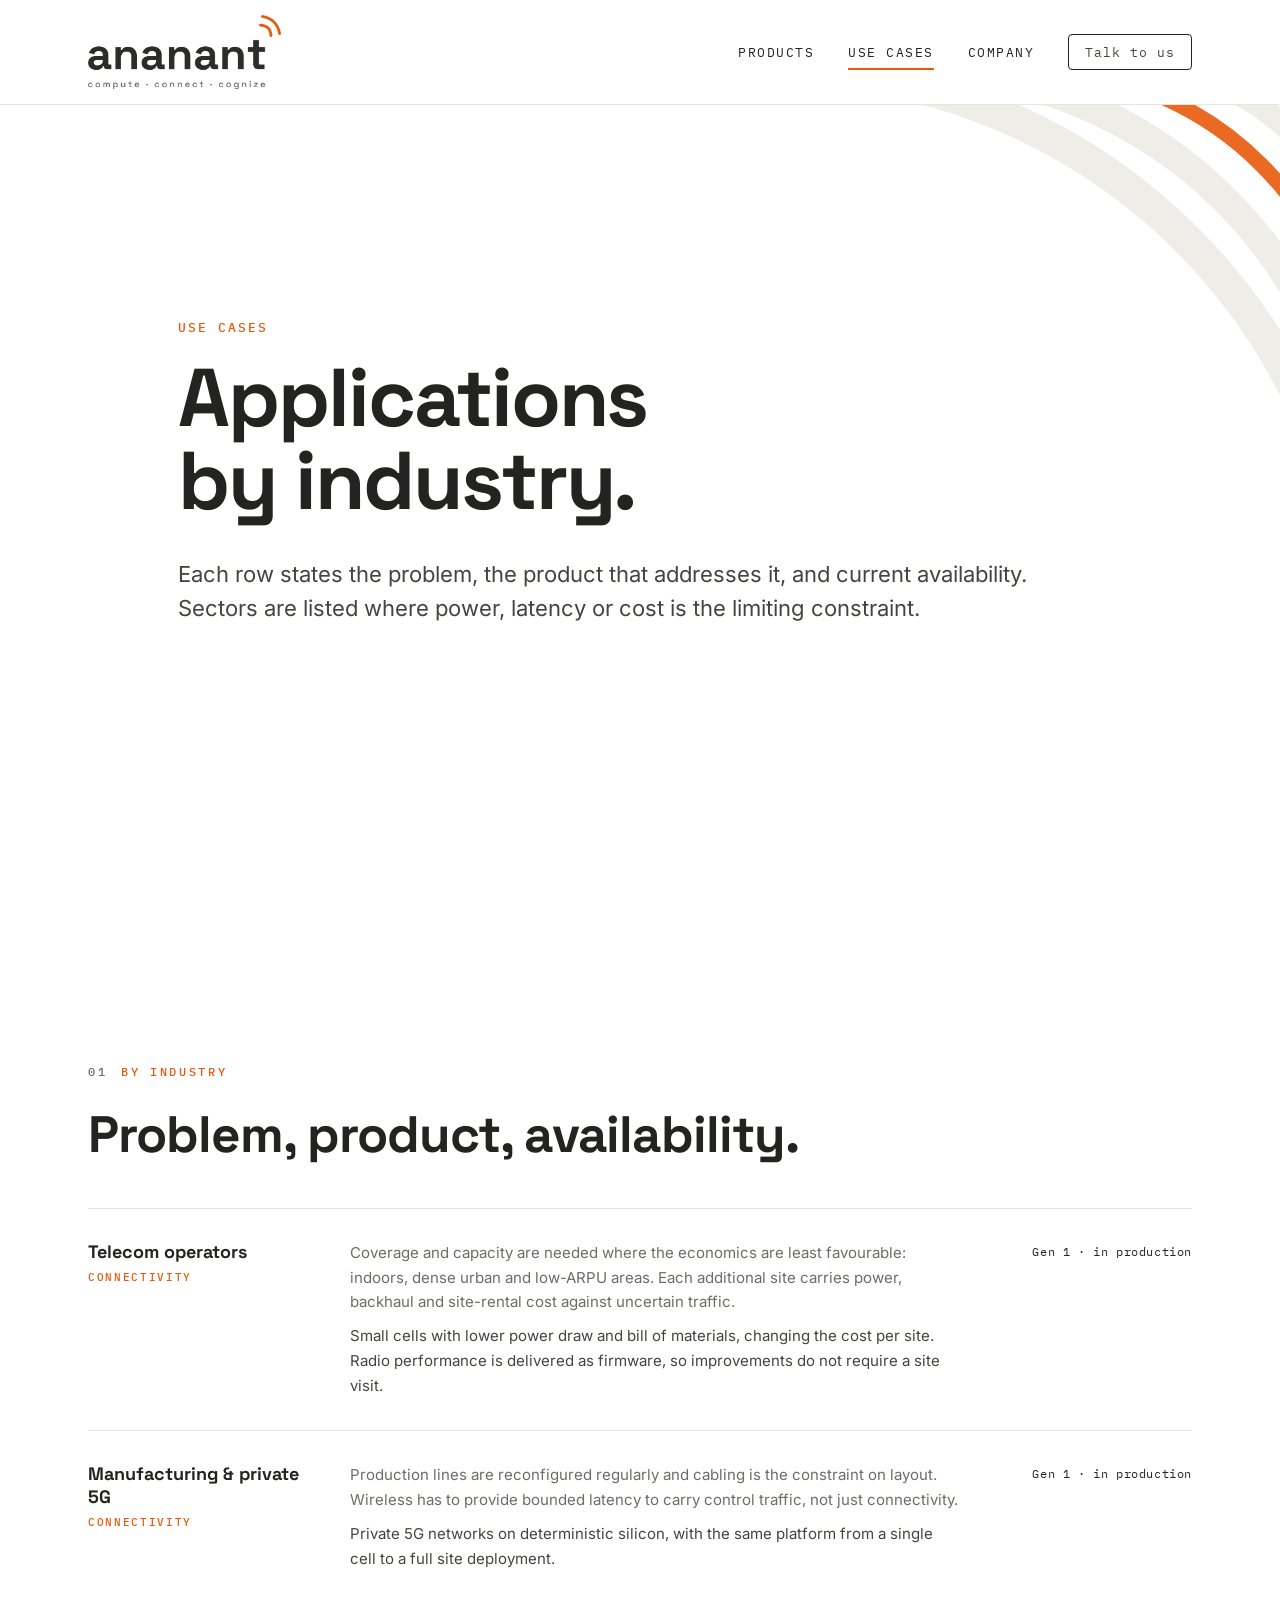
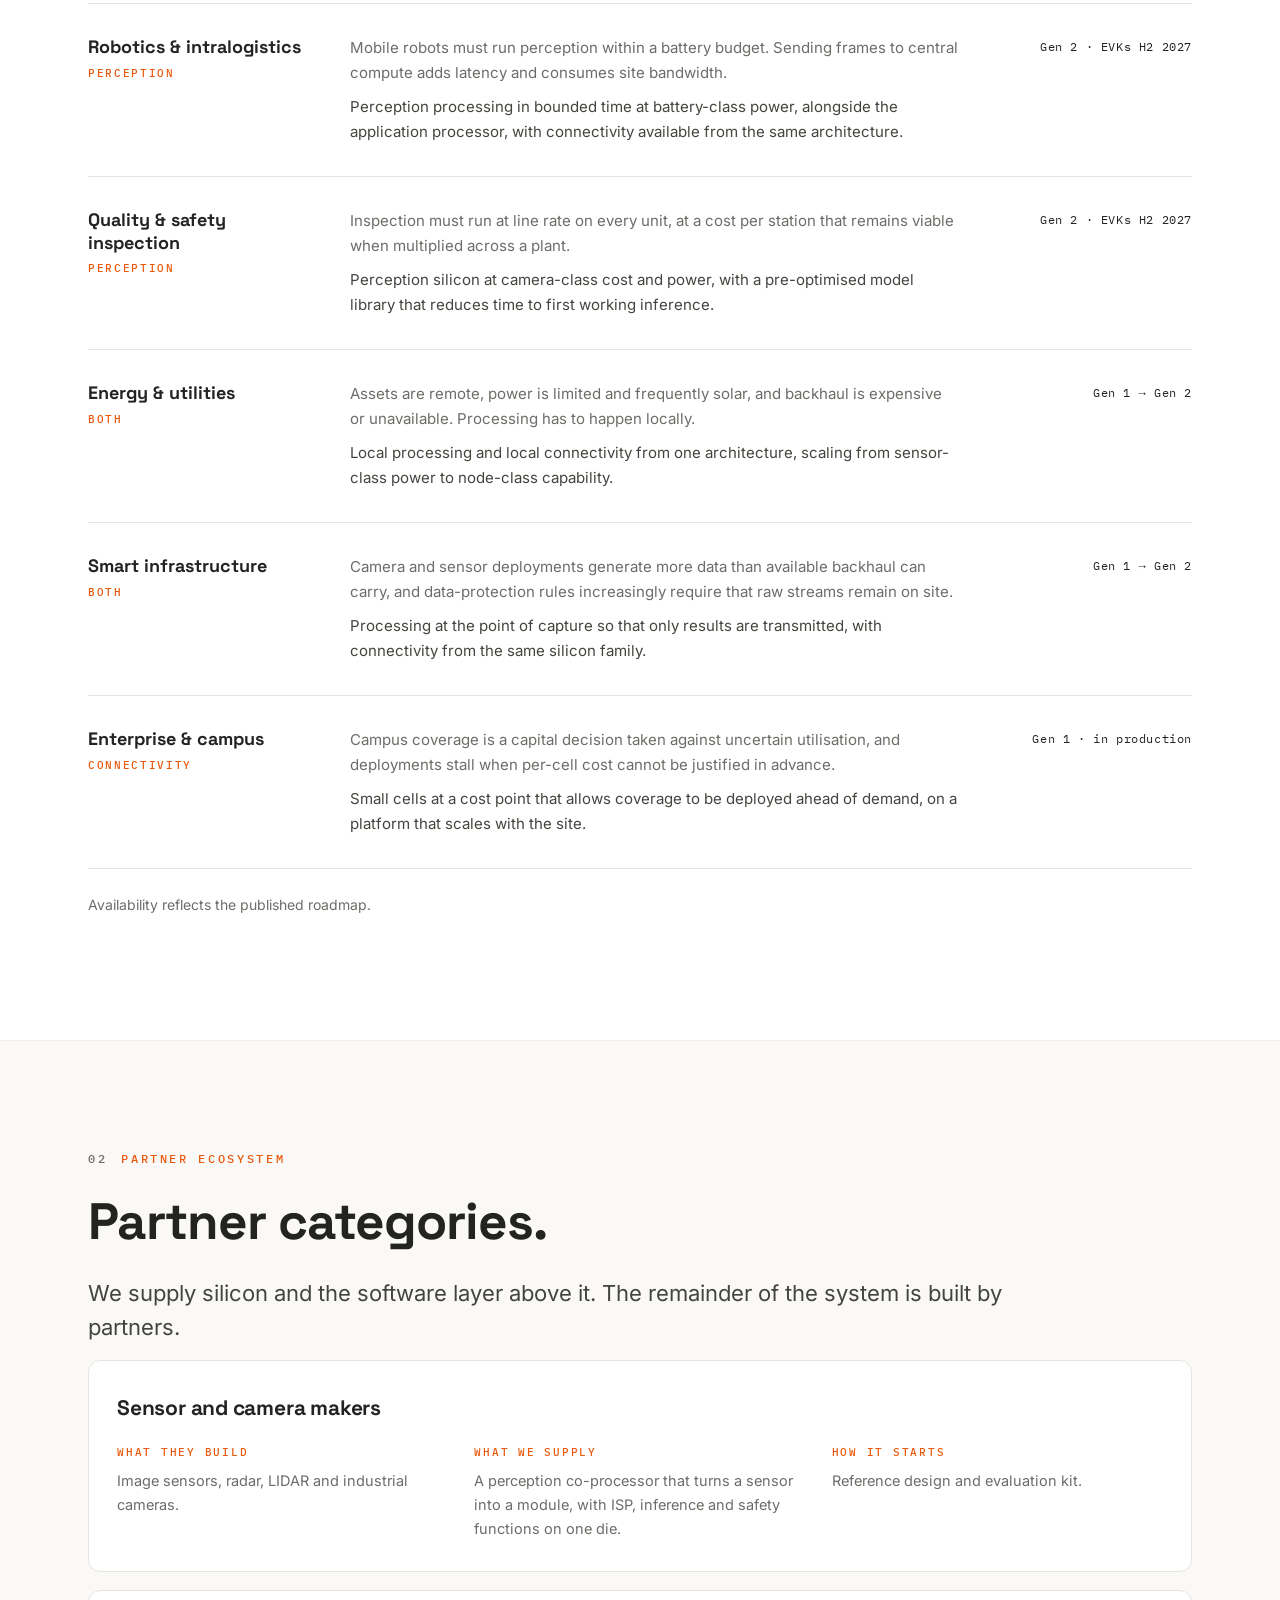
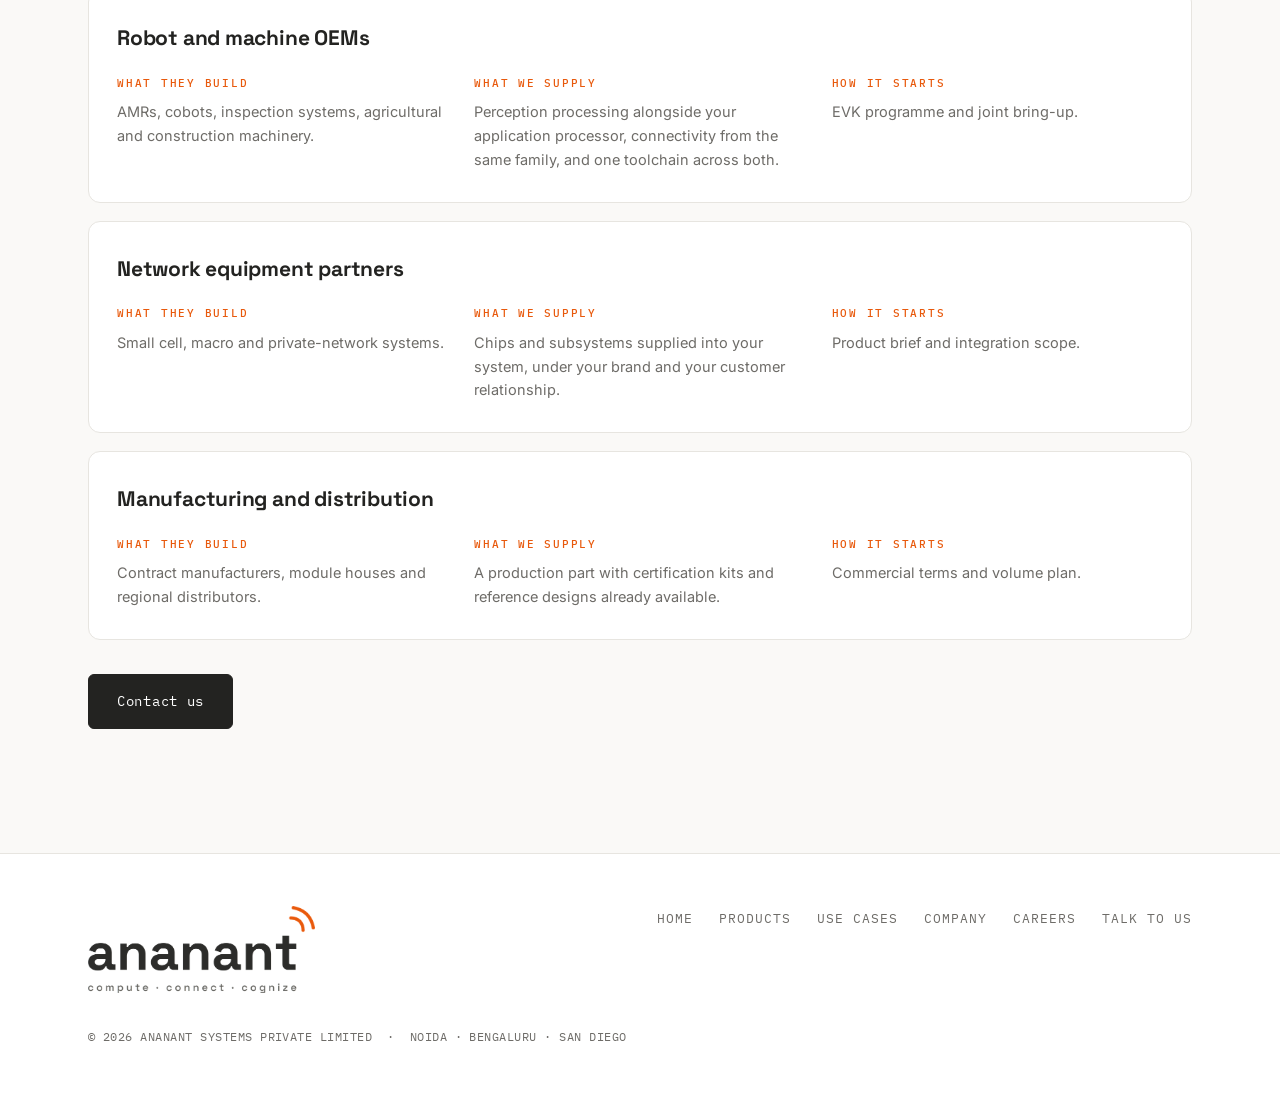
<file: use-cases.html>
<!DOCTYPE html>
<html lang="en">
<head>
<meta charset="utf-8">
<meta name="viewport" content="width=device-width, initial-scale=1">
<title>Use Cases — Industry problems and partner ecosystem | Ananant Systems</title>
<meta name="description" content="Real problem statements by industry, the product that answers each one, and when it is available. Plus six ways to build on our silicon.">
<meta name="robots" content="index,follow">
<link rel="canonical" href="https://ananantsys.com/use-cases">
<meta property="og:title" content="Use Cases — Industry problems and partner ecosystem | Ananant Systems">
<meta property="og:description" content="Real problem statements by industry, the product that answers each one, and when it is available. Plus six ways to build on our silicon.">
<meta property="og:type" content="website">
<meta property="og:url" content="https://ananantsys.com/use-cases">
<meta property="og:site_name" content="Ananant Systems">
<meta property="og:image" content="https://ananantsys.com/assets/og-card.png">
<meta property="og:image:width" content="1200">
<meta property="og:image:height" content="630">
<meta name="twitter:card" content="summary_large_image">
<meta name="theme-color" content="#232321">
<link rel="icon" type="image/svg+xml" href="assets/favicon.svg">
<link rel="icon" type="image/png" sizes="32x32" href="assets/favicon-32.png">
<link rel="icon" type="image/png" sizes="80x80" href="assets/favicon-80.png">
<link rel="apple-touch-icon" href="assets/apple-touch-icon.png">
<link rel="preload" as="font" type="font/woff2" href="assets/fonts/space-grotesk-latin-700-normal.woff2" crossorigin>
<link rel="preload" as="font" type="font/woff2" href="assets/fonts/inter-latin-400-normal.woff2" crossorigin>
<link rel="stylesheet" href="assets/site.css">
</head>
<body>
<a class="skip" href="#main">Skip to content</a>
<header>
  <div class="wrap nav">
    <a class="logo" href="/" aria-label="Ananant Systems &mdash; home"><img src="assets/logo-wordmark.png" alt="Ananant Systems" width="320" height="74"></a>
    <button class="burger" type="button" aria-label="Menu" aria-expanded="false" aria-controls="navmenu">&#9776;</button>
    <ul id="navmenu">
      <li><a class="nl" href="/products">Products</a></li>
      <li><a class="nl active" href="/use-cases" aria-current=&quot;page&quot;>Use Cases</a></li>
      <li><a class="nl" href="/company">Company</a></li>
      <li><a class="cta-mini" href="/company#contact">Talk to us</a></li>
    </ul>
  </div>
</header>
<main id="main">
<section class="chapter hero">
  <svg class="arcfield" viewBox="0 0 700 700" aria-hidden="true" focusable="false" preserveAspectRatio="xMaxYMin meet">
  <path class="g" stroke-width="34" d="M 700 640 A 610 610 0 0 0 90 30"/>
  <path class="g" stroke-width="30" d="M 700 500 A 470 470 0 0 0 230 30"/>
  <path class="s" stroke-width="16" d="M 700 372 A 342 342 0 0 0 358 30" opacity=".9"/>
  <path class="g" stroke-width="24" d="M 700 260 A 230 230 0 0 0 470 30"/>
  <path class="g" stroke-width="18" d="M 700 168 A 138 138 0 0 0 562 30"/>
</svg>
  <div class="wrap">
    <p class="hero-tags"><b>USE CASES</b></p>
    <h1>Applications<br>by industry.</h1>
    <p class="lede">Each row states the problem, the product that addresses it, and current availability. Sectors are listed where power, latency or cost is the limiting constraint.</p>
  </div>
</section>

<nav class="subnav" aria-label="Sections on this page">
  <div class="wrap">
    <ul>
      <li><a href="#industries">By industry</a></li>
      <li><a href="#ecosystem">Partner ecosystem</a></li>
    </ul>
  </div>
</nav>

<section class="chapter" id="industries">
  <div class="wrap">
    <p class="kicker rv"><span class="n">01</span>By industry</p>
    <h2 class="rv">Problem, product, availability.</h2>
    <div class="uc">
      <div class="ucrow rv">
        <div class="uind">Telecom operators<span>Connectivity</span></div>
        <div><p>Coverage and capacity are needed where the economics are least favourable: indoors, dense urban and low-ARPU areas. Each additional site carries power, backhaul and site-rental cost against uncertain traffic.</p><p>Small cells with lower power draw and bill of materials, changing the cost per site. Radio performance is delivered as firmware, so improvements do not require a site visit.</p></div>
        <div class="uprod">Gen&nbsp;1 &middot; in production</div>
      </div>
      <div class="ucrow rv">
        <div class="uind">Manufacturing &amp; private 5G<span>Connectivity</span></div>
        <div><p>Production lines are reconfigured regularly and cabling is the constraint on layout. Wireless has to provide bounded latency to carry control traffic, not just connectivity.</p><p>Private 5G networks on deterministic silicon, with the same platform from a single cell to a full site deployment.</p></div>
        <div class="uprod">Gen&nbsp;1 &middot; in production</div>
      </div>
      <div class="ucrow rv">
        <div class="uind">Robotics &amp; intralogistics<span>Perception</span></div>
        <div><p>Mobile robots must run perception within a battery budget. Sending frames to central compute adds latency and consumes site bandwidth.</p><p>Perception processing in bounded time at battery-class power, alongside the application processor, with connectivity available from the same architecture.</p></div>
        <div class="uprod">Gen&nbsp;2 &middot; EVKs H2 2027</div>
      </div>
      <div class="ucrow rv">
        <div class="uind">Quality &amp; safety inspection<span>Perception</span></div>
        <div><p>Inspection must run at line rate on every unit, at a cost per station that remains viable when multiplied across a plant.</p><p>Perception silicon at camera-class cost and power, with a pre-optimised model library that reduces time to first working inference.</p></div>
        <div class="uprod">Gen&nbsp;2 &middot; EVKs H2 2027</div>
      </div>
      <div class="ucrow rv">
        <div class="uind">Energy &amp; utilities<span>Both</span></div>
        <div><p>Assets are remote, power is limited and frequently solar, and backhaul is expensive or unavailable. Processing has to happen locally.</p><p>Local processing and local connectivity from one architecture, scaling from sensor-class power to node-class capability.</p></div>
        <div class="uprod">Gen&nbsp;1 &rarr; Gen&nbsp;2</div>
      </div>
      <div class="ucrow rv">
        <div class="uind">Smart infrastructure<span>Both</span></div>
        <div><p>Camera and sensor deployments generate more data than available backhaul can carry, and data-protection rules increasingly require that raw streams remain on site.</p><p>Processing at the point of capture so that only results are transmitted, with connectivity from the same silicon family.</p></div>
        <div class="uprod">Gen&nbsp;1 &rarr; Gen&nbsp;2</div>
      </div>
      <div class="ucrow rv">
        <div class="uind">Enterprise &amp; campus<span>Connectivity</span></div>
        <div><p>Campus coverage is a capital decision taken against uncertain utilisation, and deployments stall when per-cell cost cannot be justified in advance.</p><p>Small cells at a cost point that allows coverage to be deployed ahead of demand, on a platform that scales with the site.</p></div>
        <div class="uprod">Gen&nbsp;1 &middot; in production</div>
      </div>
    </div>
    <p class="small rv mt-24">Availability reflects the published roadmap.</p>
  </div>
</section>

<section class="chapter warm" id="ecosystem">
  <div class="wrap">
    <p class="kicker rv"><span class="n">02</span>Partner ecosystem</p>
    <h2 class="rv">Partner categories.</h2>
    <p class="lede rv">We supply silicon and the software layer above it. The remainder of the system is built by partners.</p>
      <div class="slot rv">
        <h3>Sensor and camera makers</h3>
        <div class="slotgrid">
          <div class="f"><b>What they build</b>Image sensors, radar, LIDAR and industrial cameras.</div>
          <div class="f"><b>What we supply</b>A perception co-processor that turns a sensor into a module, with ISP, inference and safety functions on one die.</div>
          <div class="f"><b>How it starts</b>Reference design and evaluation kit.</div>
        </div>
      </div>
      <div class="slot rv">
        <h3>Robot and machine OEMs</h3>
        <div class="slotgrid">
          <div class="f"><b>What they build</b>AMRs, cobots, inspection systems, agricultural and construction machinery.</div>
          <div class="f"><b>What we supply</b>Perception processing alongside your application processor, connectivity from the same family, and one toolchain across both.</div>
          <div class="f"><b>How it starts</b>EVK programme and joint bring-up.</div>
        </div>
      </div>
      <div class="slot rv">
        <h3>Network equipment partners</h3>
        <div class="slotgrid">
          <div class="f"><b>What they build</b>Small cell, macro and private-network systems.</div>
          <div class="f"><b>What we supply</b>Chips and subsystems supplied into your system, under your brand and your customer relationship.</div>
          <div class="f"><b>How it starts</b>Product brief and integration scope.</div>
        </div>
      </div>
      <div class="slot rv">
        <h3>Manufacturing and distribution</h3>
        <div class="slotgrid">
          <div class="f"><b>What they build</b>Contract manufacturers, module houses and regional distributors.</div>
          <div class="f"><b>What we supply</b>A production part with certification kits and reference designs already available.</div>
          <div class="f"><b>How it starts</b>Commercial terms and volume plan.</div>
        </div>
      </div>

    <p class="mt-34"><a class="btn solid" href="/company#contact">Contact us</a></p>
  </div>
</section>
</main>
<footer>
  <div class="wrap">
    <div class="f-top">
      <div class="f-brand"><img src="assets/logo-wordmark.png" alt="Ananant Systems" width="380" height="87"></div>
      <ul>
        <li><a href="/">Home</a></li>
        <li><a href="/products">Products</a></li>
        <li><a href="/use-cases">Use Cases</a></li>
        <li><a href="/company">Company</a></li>
        <li><a href="/careers">Careers</a></li>
        <li><a href="/company#contact">Talk to us</a></li>
      </ul>
    </div>
    <div class="f-bottom">&copy; 2026 ANANANT SYSTEMS PRIVATE LIMITED &nbsp;&middot;&nbsp; NOIDA &middot; BENGALURU &middot; SAN DIEGO</div>
  </div>
</footer>
<script src="assets/site.js" defer></script>
</body>
</html>
</file>
<file: assets/site.css>
/* Ananant Systems — design system
   Space Grotesk (display) · Inter (text) · IBM Plex Mono (utility/data) */
@font-face{font-family:'Space Grotesk';font-style:normal;font-weight:500;font-display:swap;
  src:url('fonts/space-grotesk-latin-500-normal.woff2') format('woff2')}
@font-face{font-family:'Space Grotesk';font-style:normal;font-weight:700;font-display:swap;
  src:url('fonts/space-grotesk-latin-700-normal.woff2') format('woff2')}
@font-face{font-family:'Inter';font-style:normal;font-weight:400;font-display:swap;
  src:url('fonts/inter-latin-400-normal.woff2') format('woff2')}
@font-face{font-family:'Inter';font-style:normal;font-weight:600;font-display:swap;
  src:url('fonts/inter-latin-600-normal.woff2') format('woff2')}
@font-face{font-family:'IBM Plex Mono';font-style:normal;font-weight:400;font-display:swap;
  src:url('fonts/ibm-plex-mono-latin-400-normal.woff2') format('woff2')}
@font-face{font-family:'IBM Plex Mono';font-style:normal;font-weight:500;font-display:swap;
  src:url('fonts/ibm-plex-mono-latin-500-normal.woff2') format('woff2')}

:root{
  --ink:#232321; --ink2:#2C2C2A; --body:#44443F; --mut:#6E6C68;
  --line:#E7E5E0; --hair:#EFEDE8; --sig:#E8590C; --sig-dim:#F5CDB6;
  --paper:#FFFFFF; --warm:#FAF9F7; --dark:#1C1C1A; --dark2:#232321;
  --disp:'Space Grotesk',Arial,sans-serif;
  --text:'Inter',Arial,sans-serif;
  --mono:'IBM Plex Mono','Courier New',monospace;
}
*{box-sizing:border-box}
html{scroll-behavior:smooth}
body{margin:0;background:var(--paper);color:var(--body);font-family:var(--text);
  font-size:16.5px;line-height:1.65;-webkit-font-smoothing:antialiased}
img,svg{max-width:100%}
img{display:block}
a{color:inherit;text-decoration:none}
::selection{background:var(--sig);color:#fff}
.wrap{max-width:1160px;margin:0 auto;padding:0 28px;position:relative;z-index:1}

/* ----- evidence typography ----- */
.mono{font-family:var(--mono)}
.kicker{font-family:var(--mono);font-size:12px;font-weight:500;letter-spacing:.22em;
  text-transform:uppercase;color:var(--sig);margin:0 0 26px}
.kicker .n{color:var(--mut);margin-right:14px}
h1,h2,h3,.disp{font-family:var(--disp);color:var(--ink);font-weight:700;margin:0}
h1{font-size:clamp(42px,6.4vw,88px);line-height:1.02;letter-spacing:-.025em}
h2{font-size:clamp(30px,4vw,52px);line-height:1.06;letter-spacing:-.02em;margin-bottom:26px}
h3{font-size:21px;font-weight:700;letter-spacing:-.01em;margin-bottom:10px}
.lede{font-size:clamp(18px,1.8vw,22px);line-height:1.55;color:var(--body);max-width:42em}
.small{font-size:14px;color:var(--mut)}
p{margin:0 0 16px}

/* ----- header ----- */
header{position:sticky;top:0;z-index:60;background:rgba(255,255,255,.92);
  backdrop-filter:blur(10px);border-bottom:1px solid var(--line)}
.nav{display:flex;align-items:center;justify-content:space-between;height:104px}
.nav .logo img{height:74px;width:auto}
.nav ul{list-style:none;display:flex;margin:0;padding:0;align-items:center}
.nav ul li{margin-left:34px}
.nav a.nl{font-family:var(--mono);font-size:12.5px;letter-spacing:.12em;text-transform:uppercase;
  color:var(--ink);padding:8px 0;border-bottom:2px solid transparent;transition:border-color .15s}
.nav a.nl:hover{border-bottom-color:var(--line)}
.nav a.nl.active{border-bottom-color:var(--sig)}
.nav .cta-mini{font-family:var(--mono);font-size:12.5px;letter-spacing:.08em;border:1.5px solid var(--ink);
  border-radius:4px;padding:9px 16px;transition:all .15s}
.nav .cta-mini:hover{background:var(--ink);color:#fff}
.nav .burger{display:none;background:none;border:1px solid var(--line);border-radius:4px;
  padding:8px 11px;cursor:pointer;font-size:17px;color:var(--ink)}
@media(max-width:920px){
  .nav ul{display:none;position:absolute;top:104px;left:0;right:0;background:#fff;
    border-bottom:1px solid var(--line);flex-direction:column;align-items:flex-start;padding:10px 28px 20px}
  .nav ul.open{display:flex}
  .nav ul li{margin:0;padding:11px 0}
  .nav .burger{display:block}
}

/* ----- chapters ----- */
.chapter{padding:clamp(90px,12vh,150px) 0;position:relative;overflow:hidden}
.chapter.tight{padding:clamp(70px,9vh,110px) 0}
.chapter+.chapter{border-top:1px solid var(--hair)}
.chapter.warm{background:var(--warm)}
.chapter.dark{background:var(--dark);border-top:none}
.chapter.dark h2,.chapter.dark h3{color:#fff}
.chapter.dark p,.chapter.dark .lede{color:#B8B6B1}
.chapter.dark .kicker .n{color:#7A7873}

/* ----- hero ----- */
.hero{min-height:calc(100vh - 104px);display:flex;align-items:center;padding:60px 0 80px}
.hero .lede{margin:34px 0 44px}
.hero-tags{font-family:var(--mono);font-size:12.5px;letter-spacing:.16em;color:var(--mut);
  text-transform:uppercase;margin-bottom:18px}
.hero-tags b{color:var(--sig);font-weight:500}
.scrollcue{position:absolute;bottom:34px;left:50%;transform:translateX(-50%);
  font-family:var(--mono);font-size:11px;letter-spacing:.3em;color:var(--mut);text-transform:uppercase}
.scrollcue::after{content:"";display:block;width:1px;height:34px;background:var(--sig);margin:10px auto 0;
  animation:drip 1.8s ease-in-out infinite}
@keyframes drip{0%{transform:scaleY(0);transform-origin:top}55%{transform:scaleY(1);transform-origin:top}
  56%{transform-origin:bottom}100%{transform:scaleY(0);transform-origin:bottom}}

/* the arc field — one crafted background device */
.arcfield{position:absolute;top:-8%;right:-6%;width:min(52vw,720px);height:auto;z-index:0;pointer-events:none}
.arcfield path{fill:none;stroke-linecap:round}
.arcfield .g{stroke:var(--hair)}
.arcfield .s{stroke:var(--sig)}
@media(max-width:1100px){.arcfield{width:70vw;opacity:.5;top:-4%}}
@media(prefers-reduced-motion:no-preference){
  .arcfield path{stroke-dasharray:1200;stroke-dashoffset:1200;animation:sweep 1.6s cubic-bezier(.6,0,.2,1) forwards}
  .arcfield path:nth-child(2){animation-delay:.12s}.arcfield path:nth-child(3){animation-delay:.24s}
  .arcfield path:nth-child(4){animation-delay:.36s}.arcfield path:nth-child(5){animation-delay:.5s}
}
@keyframes sweep{to{stroke-dashoffset:0}}

/* ----- reveal on scroll ----- */
.js .rv{opacity:0;transform:translateY(26px);transition:opacity .7s ease,transform .7s ease}
.js .rv.on{opacity:1;transform:none}
@media(prefers-reduced-motion:reduce){.js .rv{opacity:1;transform:none;transition:none}}

/* ----- problem quad ----- */
.quad{display:grid;grid-template-columns:repeat(2,1fr);gap:1px;background:var(--line);
  border:1px solid var(--line);border-radius:12px;overflow:hidden;margin:44px 0 30px}
.quad>div{background:var(--paper);padding:34px 32px}
.quad h3{display:flex;align-items:baseline;gap:12px}
.quad h3 .qn{font-family:var(--mono);font-size:13px;font-weight:500;color:var(--sig)}
.quad p{margin:8px 0 0;font-size:15.5px;color:var(--mut)}
@media(max-width:760px){.quad{grid-template-columns:1fr}}

/* ----- three-C ----- */
.threec{display:grid;grid-template-columns:repeat(3,1fr);gap:44px;margin:50px 0 40px}
@media(max-width:860px){.threec{grid-template-columns:1fr;gap:30px}}
.threec .c b{display:block;font-family:var(--disp);font-weight:700;color:var(--ink);
  font-size:clamp(28px,3.4vw,44px);letter-spacing:.02em;line-height:1;margin-bottom:14px}
.threec .c b::after{content:"";display:block;width:44px;height:3px;background:var(--sig);margin-top:14px}
.threec .c span{font-size:15.5px;color:var(--mut)}
.statline{display:flex;gap:44px;flex-wrap:wrap;border-top:1px solid var(--hair);padding-top:30px}
.statline .s b{font-family:var(--disp);font-size:clamp(24px,2.6vw,34px);color:var(--ink);display:block;line-height:1.1}
.statline .s.sig b{color:var(--sig)}
.statline .s span{font-family:var(--mono);font-size:12px;letter-spacing:.06em;color:var(--mut)}

/* ----- proof wall ----- */
.proofwall{display:grid;grid-template-columns:repeat(3,1fr);gap:22px;margin-top:46px}
@media(max-width:960px){.proofwall{grid-template-columns:repeat(2,1fr)}}
@media(max-width:640px){.proofwall{grid-template-columns:1fr}}
.pcard{background:var(--dark2);border:1px solid #35352F;border-radius:10px;padding:26px 24px;
  transition:border-color .2s,transform .2s}
.pcard:hover{border-color:var(--sig);transform:translateY(-3px)}
.pcard .pd{font-family:var(--mono);font-size:12.5px;font-weight:500;letter-spacing:.1em;color:var(--sig);margin-bottom:12px}
.pcard h3{color:#fff;font-size:18px;margin-bottom:8px}
.pcard p{font-size:14.5px;color:#A5A39E;margin:0}

/* ----- silicon rows ----- */
.silrow{display:grid;grid-template-columns:150px 1fr auto;gap:30px;align-items:center;
  padding:32px 0;border-bottom:1px solid var(--hair)}
.silrow:first-of-type{border-top:1px solid var(--hair)}
.silrow .status{font-family:var(--mono);font-size:11.5px;font-weight:500;letter-spacing:.1em;
  text-transform:uppercase;padding:5px 10px;border-radius:4px;border:1.5px solid var(--line);
  color:var(--mut);white-space:nowrap;justify-self:start}
.silrow .status.live{border-color:var(--sig);color:var(--sig)}
.silrow h3{margin-bottom:6px}
.silrow p{margin:0;color:var(--mut);font-size:15.5px;max-width:46em}
.silrow .go{font-family:var(--mono);font-size:13px;letter-spacing:.06em;color:var(--ink);
  border-bottom:1.5px solid var(--sig);padding-bottom:2px;white-space:nowrap}
@media(max-width:860px){.silrow{grid-template-columns:1fr;gap:12px}}

/* ----- the ledger ----- */
.ledger{border:1px solid #35352F;border-radius:12px;overflow:hidden;margin-top:44px}
.lrow{display:grid;grid-template-columns:54px 1fr 200px;gap:18px;align-items:center;
  padding:19px 26px;border-bottom:1px solid #2E2E29;font-family:var(--mono)}
.lrow:last-child{border-bottom:none}
.lrow .st{font-size:17px;text-align:center}
.lrow .st.done{color:var(--sig)}
.lrow .st.prog{color:#fff}
.lrow .st.next{color:#6E6C66}
.lrow .what{font-size:14.5px;color:#E8E6E1;letter-spacing:.01em}
.lrow .when{font-size:13px;color:#8B897F;text-align:right;letter-spacing:.04em}
.lrow.done .what{color:#fff}
.legend{font-family:var(--mono);font-size:12px;color:#8B897F;letter-spacing:.06em;margin-top:18px}
.legend b{color:var(--sig);font-weight:500}
.holdus{font-family:var(--disp);font-weight:700;color:#fff;font-size:clamp(19px,2vw,24px);margin-top:34px}


/* ----- interactive architecture ----- */
.archdiag{margin-top:46px}
.spinebar{font-family:var(--mono);font-size:12px;font-weight:500;letter-spacing:.18em;color:var(--sig);
  border-bottom:3px solid var(--sig);padding-bottom:10px;margin-bottom:26px;text-transform:uppercase}
.archgrid{display:grid;grid-template-columns:290px 1fr;gap:22px}
@media(max-width:860px){.archgrid{grid-template-columns:1fr}}
.blk{font-family:var(--disp);font-weight:700;font-size:16px;color:var(--ink);text-align:left;
  background:var(--paper);border:1.5px solid var(--line);border-radius:10px;padding:20px 18px;
  cursor:pointer;transition:all .15s;width:100%}
.blk small{display:block;font-family:var(--mono);font-weight:500;font-size:10.5px;letter-spacing:.14em;
  color:var(--mut);margin-top:7px;text-transform:uppercase}
.blk:hover{border-color:var(--sig)}
.blk[aria-pressed="true"]{border-color:var(--sig);box-shadow:0 0 0 1.5px var(--sig)}
.blk[aria-pressed="true"] small{color:var(--sig)}
.vcp{border:1.5px solid var(--line);border-radius:12px;padding:18px;background:var(--warm)}
.vcphead{font-family:var(--mono);font-size:11.5px;letter-spacing:.12em;color:var(--mut);
  text-transform:uppercase;margin:0 0 14px}
.vrfbar{font-family:var(--mono);font-size:11.5px;font-weight:500;letter-spacing:.14em;color:#fff;
  background:var(--ink);border-radius:6px;padding:9px 14px;text-align:center;margin-bottom:14px;
  text-transform:uppercase}
.vunits{display:grid;grid-template-columns:repeat(3,1fr);gap:14px;margin-bottom:14px}
@media(max-width:640px){.vunits{grid-template-columns:1fr}}
.blk.domain{border-color:var(--sig-dim)}
.blk.domain[aria-pressed="true"],.blk.domain:hover{border-color:var(--sig)}
.archinfo{margin-top:26px;border-left:3px solid var(--sig);padding:6px 0 6px 26px;min-height:120px}
.archinfo h3{margin-bottom:8px}
.archinfo p{color:var(--mut);font-size:15.5px;max-width:56em;margin:0}
.archinfo .mono-tags{font-family:var(--mono);font-size:12px;letter-spacing:.06em;color:var(--sig);margin-top:12px}

/* primitives strip */
.chips{display:flex;flex-wrap:wrap;gap:12px;margin-top:30px}
.chip{font-family:var(--mono);font-size:12.5px;letter-spacing:.05em;border:1px solid var(--line);
  border-radius:100px;padding:8px 16px;color:var(--body)}
.chip b{color:var(--sig);font-weight:500}

/* ----- composition stepper ----- */
.steps{display:flex;gap:10px;flex-wrap:wrap;margin:40px 0 30px}
.step{font-family:var(--mono);font-size:13px;letter-spacing:.08em;text-transform:uppercase;
  border:1.5px solid var(--line);border-radius:100px;padding:10px 20px;cursor:pointer;
  background:var(--paper);color:var(--mut);transition:all .15s}
.step:hover{border-color:var(--sig);color:var(--ink)}
.step[aria-pressed="true"]{border-color:var(--sig);color:var(--sig);font-weight:500}
.compstage{border:1.5px solid var(--line);border-radius:14px;background:var(--warm);
  min-height:280px;display:flex;align-items:center;justify-content:center;padding:40px 20px}
.compviz{display:none;text-align:center}
.compviz.on{display:block}
.cbox{display:inline-block;border:2.5px solid var(--ink);border-radius:8px;background:var(--paper)}
.cbox.u{width:44px;height:44px}
.cbox.sm{width:30px;height:30px;border-width:2px;margin:4px}
.cbox.xs{width:20px;height:20px;border-width:1.5px;margin:3px}
.cmem{height:9px;background:var(--ink);border-radius:4px;margin:8px auto 0;width:76px}
.cframe{display:inline-block;border:2.5px solid var(--ink);border-radius:12px;padding:12px 14px;background:var(--paper)}
.cframe .cluster{display:inline-grid;grid-template-columns:repeat(2,auto);margin:0 6px;vertical-align:middle}
.cport{display:inline-block;font-family:var(--mono);font-size:10px;letter-spacing:.08em;color:var(--sig);
  border:1.5px solid var(--sig);border-radius:4px;padding:3px 8px;margin:4px 3px 0}
.compcap{margin-top:26px}
.compcap h3{margin-bottom:6px}
.compcap p{color:var(--mut);font-size:15.5px;max-width:52em;margin:0 auto}
.compscale{display:flex;justify-content:space-between;font-family:var(--mono);font-size:12px;
  letter-spacing:.08em;color:var(--mut);margin-top:22px;border-top:3px solid var(--hair);padding-top:12px}
.compscale b{color:var(--sig);font-weight:500}

/* ----- platform layers ----- */
.layers{margin-top:44px}
.layer{display:grid;grid-template-columns:120px 1fr auto;gap:22px;align-items:center;width:100%;
  text-align:left;background:var(--paper);border:1.5px solid var(--line);border-radius:10px;
  padding:20px 24px;margin-bottom:12px;cursor:pointer;transition:all .15s}
.layer:hover{border-color:var(--sig)}
.layer[aria-expanded="true"]{border-color:var(--sig)}
.layer .ln{font-family:var(--mono);font-size:12px;font-weight:500;letter-spacing:.14em;color:var(--sig)}
.layer .lt{font-family:var(--disp);font-weight:700;font-size:17.5px;color:var(--ink)}
.layer .lx{font-family:var(--mono);color:var(--mut);font-size:16px}
.layerbody{display:none;padding:6px 24px 22px;margin:-8px 0 12px;border-left:3px solid var(--sig)}
.layerbody.on{display:block}
.layerbody p{font-size:15px;color:var(--mut);max-width:56em;margin:0}
@media(max-width:640px){.layer{grid-template-columns:1fr;gap:6px}}

/* ----- spec tables ----- */
.spec{width:100%;border-collapse:collapse;margin-top:30px}
.spec tr{border-bottom:1px solid var(--hair)}
.spec tr:first-child{border-top:1px solid var(--hair)}
.spec th{font-family:var(--mono);font-size:11.5px;font-weight:500;letter-spacing:.14em;
  text-transform:uppercase;color:var(--mut);text-align:left;padding:15px 18px 15px 0;width:230px;vertical-align:top}
.spec td{font-size:15px;color:var(--body);padding:15px 0;vertical-align:top}
.spec td .m{font-family:var(--mono);font-size:13.5px;color:var(--ink)}
@media(max-width:640px){.spec th{width:130px}}

/* silicon product blocks */
.prod{padding:64px 0;border-top:1px solid var(--hair)}
.prod:first-of-type{border-top:none;padding-top:20px}
.prodhead{display:flex;align-items:center;gap:18px;flex-wrap:wrap;margin-bottom:6px}
.prodhead h2{margin:0}
.miniledger{border:1px solid var(--line);border-radius:10px;overflow:hidden;margin-top:30px;background:var(--paper)}
.mlrow{display:grid;grid-template-columns:44px 1fr 170px;gap:14px;align-items:center;
  padding:14px 20px;border-bottom:1px solid var(--hair);font-family:var(--mono)}
.mlrow:last-child{border-bottom:none}
.mlrow .st{font-size:15px;text-align:center}
.mlrow .st.done{color:var(--sig)}
.mlrow .st.prog{color:var(--ink)}
.mlrow .st.next{color:#B9B7B2}
.mlrow .what{font-size:13.5px;color:var(--body)}
.mlrow .when{font-size:12px;color:var(--mut);text-align:right;letter-spacing:.04em}

/* ----- doors ----- */
.doors{display:grid;grid-template-columns:repeat(3,1fr);gap:22px;margin-top:46px}
@media(max-width:860px){.doors{grid-template-columns:1fr}}
.door{border:1px solid var(--line);border-radius:12px;padding:32px 28px;background:var(--paper);
  transition:border-color .2s,transform .2s;display:block}
.door:hover{border-color:var(--sig);transform:translateY(-3px)}
.door .dk{font-family:var(--mono);font-size:11.5px;letter-spacing:.18em;text-transform:uppercase;
  color:var(--sig);font-weight:500}
.door h3{margin:12px 0 8px}
.door p{font-size:14.5px;color:var(--mut);margin:0 0 18px}
.door .arr{font-family:var(--mono);font-size:14px;color:var(--ink)}

/* ----- buttons ----- */
.btns{display:flex;gap:16px;flex-wrap:wrap}
.btn{display:inline-block;font-family:var(--mono);font-size:14px;letter-spacing:.05em;
  padding:15px 28px;border-radius:6px;border:1.5px solid var(--ink);transition:all .16s}
.btn.solid{background:var(--ink);color:#fff}
.btn.solid:hover{background:var(--sig);border-color:var(--sig)}
.btn.ghost{color:var(--ink)}
.btn.ghost:hover{border-color:var(--sig);color:var(--sig)}
a:focus-visible,button:focus-visible{outline:2px solid var(--sig);outline-offset:3px}


/* ----- proof timeline ----- */
.tline{position:relative;margin-top:50px;padding-left:34px}
.tline::before{content:"";position:absolute;left:6px;top:6px;bottom:6px;width:2px;background:var(--line)}
.tentry{position:relative;padding:0 0 40px 0}
.tentry:last-child{padding-bottom:0}
.tentry::before{content:"";position:absolute;left:-33px;top:7px;width:12px;height:12px;border-radius:50%;
  background:var(--paper);border:2.5px solid var(--sig)}
.tentry.kept::before{background:var(--sig)}
.tdate{font-family:var(--mono);font-size:12.5px;font-weight:500;letter-spacing:.14em;color:var(--sig);
  text-transform:uppercase;margin-bottom:8px}
.tentry h3{margin-bottom:6px}
.tentry p{color:var(--mut);font-size:15.5px;max-width:52em;margin:0}
.tentry .tsrc{font-family:var(--mono);font-size:11.5px;letter-spacing:.08em;color:var(--mut);
  text-transform:uppercase;margin-top:10px}

/* record band */
.recgrid{display:grid;grid-template-columns:repeat(5,1fr);gap:28px;margin-top:40px}
@media(max-width:980px){.recgrid{grid-template-columns:repeat(2,1fr)}}
.rec b{font-family:var(--disp);font-weight:700;font-size:clamp(22px,2.4vw,32px);color:#fff;display:block;line-height:1.1}
.rec.sig b{color:var(--sig)}
.rec span{font-family:var(--mono);font-size:11.5px;letter-spacing:.06em;color:#8B897F;text-transform:uppercase}

/* ----- partner slots ----- */
.slot{border:1.5px solid var(--line);border-radius:12px;padding:30px 28px;margin-bottom:18px;
  background:var(--paper);transition:border-color .2s}
.slot:hover{border-color:var(--sig)}
.slot h3{margin-bottom:18px}
.slotgrid{display:grid;grid-template-columns:repeat(3,1fr);gap:26px}
@media(max-width:860px){.slotgrid{grid-template-columns:1fr;gap:16px}}
.slot .f{font-size:14.5px;color:var(--mut)}
.slot .f b{display:block;font-family:var(--mono);font-size:11px;font-weight:500;letter-spacing:.16em;
  color:var(--sig);text-transform:uppercase;margin-bottom:8px}

/* ----- people ----- */
.pcardlite{border:1.5px solid var(--line);border-radius:12px;padding:30px 28px;background:var(--paper)}
.pcardlite .role{margin:4px 0 14px}
.pcardlite p{font-size:15px;color:var(--mut);margin:0}
.pcardlite .cred{margin-top:14px;font-family:var(--mono);font-size:12px;letter-spacing:.03em}
.g2{display:grid;grid-template-columns:repeat(2,1fr);gap:22px}
@media(max-width:860px){.g2{grid-template-columns:1fr}}
.prow{display:grid;grid-template-columns:280px 1fr;gap:26px;padding:22px 0;border-bottom:1px solid var(--hair)}
.prow:first-of-type{border-top:1px solid var(--hair)}
.prow .nm{font-family:var(--disp);font-weight:700;font-size:17px;color:var(--ink)}
.prow .rl{display:block;font-family:var(--mono);font-size:11px;font-weight:500;letter-spacing:.14em;
  color:var(--sig);text-transform:uppercase;margin-top:5px}
.prow p{font-size:14.5px;color:var(--mut);margin:0}
@media(max-width:700px){.prow{grid-template-columns:1fr;gap:8px}}

/* ----- dark buttons (replaces inline styles) ----- */
.btn.dghost{border-color:#5A5850;color:#E8E6E1}
.btn.dghost:hover{border-color:var(--sig);color:var(--sig)}

/* ----- contact & careers ----- */
.bigmail{font-family:var(--disp);font-weight:700;font-size:clamp(24px,3.6vw,44px);letter-spacing:-.01em;
  color:var(--ink);border-bottom:3px solid var(--sig);padding-bottom:4px;transition:color .15s}
.bigmail:hover{color:var(--sig)}
.bigmail.ondark{color:#fff}
.bigmail.ondark:hover{color:var(--sig)}
.jobrow{display:grid;grid-template-columns:1fr 180px 130px;gap:22px;align-items:center;
  padding:20px 0;border-bottom:1px solid #2E2E29}
.jobrow:first-of-type{border-top:1px solid #2E2E29}
.jobrow .jt{font-family:var(--disp);font-weight:700;font-size:17px;color:#fff}
.jobrow .jl{font-family:var(--mono);font-size:12px;letter-spacing:.1em;color:#8B897F;text-transform:uppercase}
.jobrow .ja{font-family:var(--mono);font-size:12.5px;letter-spacing:.06em;color:#E8E6E1;text-align:right;
  border-bottom:none}
.jobrow .ja:hover{color:var(--sig)}
@media(max-width:700px){.jobrow{grid-template-columns:1fr;gap:6px}.jobrow .ja{text-align:left}}

/* ----- home polish ----- */
.quad>div{transition:background .2s}
.quad>div:hover{background:var(--warm)}
.silrow .go{transition:color .15s}
.silrow:hover .go{color:var(--sig)}
.lrow{transition:background .2s}
.lrow:hover{background:#26261F}

/* ----- footer ----- */
footer{border-top:1px solid var(--line);padding:52px 0 60px;font-size:14px;color:var(--mut)}
.f-top{display:flex;justify-content:space-between;align-items:flex-start;gap:34px;flex-wrap:wrap}
.f-brand img{height:87px;width:auto}
footer ul{list-style:none;margin:0;padding:0;display:flex;gap:26px;flex-wrap:wrap}
footer a{font-family:var(--mono);font-size:12.5px;letter-spacing:.08em;text-transform:uppercase}
footer a:hover{color:var(--sig)}
.f-bottom{margin-top:34px;font-family:var(--mono);font-size:12px;letter-spacing:.04em}

/* ===== additions for v4 structure ===== */
/* generation ladder */
.gens{margin-top:50px;border-top:1px solid var(--line)}
.gen{display:grid;grid-template-columns:190px 1fr 150px;gap:30px;align-items:start;
  padding:34px 0;border-bottom:1px solid var(--line);transition:background .2s}
.gen .gid{font-family:var(--mono);font-size:12px;font-weight:500;letter-spacing:.18em;
  text-transform:uppercase;color:var(--sig)}
.gen .gid .gst{display:block;color:var(--mut);margin-top:7px;letter-spacing:.1em}
.gen h3{margin-bottom:8px}
.gen p{font-size:15.5px;color:var(--mut);margin:0;max-width:44em}
.gen .gwhen{font-family:var(--mono);font-size:12.5px;letter-spacing:.06em;color:var(--ink);text-align:right}
@media(max-width:820px){.gen{grid-template-columns:1fr;gap:10px}.gen .gwhen{text-align:left}}

/* delivery list — what's in the box */
.deliv{display:grid;grid-template-columns:repeat(3,1fr);gap:1px;background:var(--line);
  border:1px solid var(--line);border-radius:12px;overflow:hidden;margin:34px 0}
.deliv>div{background:var(--paper);padding:26px 24px}
.deliv b{display:block;font-family:var(--mono);font-size:11px;font-weight:500;letter-spacing:.16em;
  text-transform:uppercase;color:var(--sig);margin-bottom:10px}
.deliv p{font-size:15px;color:var(--body);margin:0}
@media(max-width:820px){.deliv{grid-template-columns:1fr}}

/* socket tags — where it goes */
.sockets{margin-top:28px}
.sockets .sl{font-family:var(--mono);font-size:11px;font-weight:500;letter-spacing:.16em;
  text-transform:uppercase;color:var(--mut);margin-bottom:12px}

/* careers */
.wwork{display:grid;grid-template-columns:repeat(2,1fr);gap:1px;background:var(--line);
  border:1px solid var(--line);border-radius:12px;overflow:hidden;margin-top:42px}
.wwork>div{background:var(--paper);padding:30px 28px}
.wwork b{display:block;font-family:var(--mono);font-size:11px;font-weight:500;letter-spacing:.16em;
  text-transform:uppercase;color:var(--sig);margin-bottom:10px}
.wwork h3{margin-bottom:8px}
.wwork p{font-size:15px;color:var(--mut);margin:0}
@media(max-width:760px){.wwork{grid-template-columns:1fr}}

/* boundaries */
.bounds{display:grid;grid-template-columns:repeat(2,1fr);gap:26px;margin-top:42px}
@media(max-width:820px){.bounds{grid-template-columns:1fr}}
.bound{border-left:3px solid var(--sig);padding-left:22px}
.bound b{font-family:var(--mono);font-size:11px;font-weight:500;letter-spacing:.16em;
  text-transform:uppercase;color:var(--mut);display:block;margin-bottom:8px}
.bound h3{font-size:19px;margin-bottom:7px}
.bound p{font-size:14.5px;color:var(--mut);margin:0}

/* record grid — 4 up */
.recgrid.four{grid-template-columns:repeat(4,1fr)}
@media(max-width:980px){.recgrid.four{grid-template-columns:repeat(2,1fr)}}

/* skip link */
.skip{position:absolute;left:-9999px;top:0;background:var(--ink);color:#fff;padding:12px 20px;
  font-family:var(--mono);font-size:13px;z-index:200}
.skip:focus{left:0}

/* no-JS: architecture detail + composition are visible by default */
.archinfo h3{font-family:var(--disp);color:var(--ink)}
.noscript-note{display:none}

/* ----- mobile header refinement ----- */
@media(max-width:640px){
  .nav{height:78px}
  .nav .logo img{height:50px}
  .nav ul{top:78px}
  .f-brand img{height:64px}
}
@media(max-width:400px){
  .nav .logo img{height:44px}
}

/* ===== v5: section sub-navigation ===== */
.subnav{position:sticky;top:104px;z-index:50;background:rgba(255,255,255,.94);
  backdrop-filter:blur(10px);border-bottom:1px solid var(--line)}
.subnav .wrap{padding-top:0;padding-bottom:0}
.subnav ul{display:flex;gap:30px;list-style:none;margin:0;padding:0;
  overflow-x:auto;-webkit-overflow-scrolling:touch;scrollbar-width:none}
.subnav ul::-webkit-scrollbar{display:none}
.subnav a{display:block;font-family:var(--mono);font-size:12px;letter-spacing:.12em;
  text-transform:uppercase;color:var(--mut);padding:15px 0;white-space:nowrap;
  border-bottom:2px solid transparent;transition:color .15s,border-color .15s}
.subnav a:hover{color:var(--ink);border-bottom-color:var(--line)}
@media(max-width:640px){.subnav{top:78px}.subnav ul{gap:22px}}
.chapter[id]{scroll-margin-top:180px}
@media(max-width:640px){.chapter[id]{scroll-margin-top:140px}}

/* ===== v5: use-case rows ===== */
.uc{margin-top:46px;border-top:1px solid var(--line)}
.ucrow{display:grid;grid-template-columns:230px 1fr 200px;gap:32px;align-items:start;
  padding:32px 0;border-bottom:1px solid var(--line);transition:background .2s}
.ucrow:hover{background:var(--warm)}
.ucrow .uind{font-family:var(--disp);font-weight:700;font-size:18px;color:var(--ink);line-height:1.25}
.ucrow .uind span{display:block;font-family:var(--mono);font-size:10.5px;font-weight:500;
  letter-spacing:.16em;text-transform:uppercase;color:var(--sig);margin-top:8px}
.ucrow p{margin:0;font-size:15px;color:var(--mut)}
.ucrow p+p{margin-top:9px;color:var(--body)}
.ucrow .uprod{font-family:var(--mono);font-size:12px;letter-spacing:.05em;color:var(--ink);
  text-align:right;line-height:1.9}
@media(max-width:900px){.ucrow{grid-template-columns:1fr;gap:12px}.ucrow .uprod{text-align:left}}

/* ===== v5: reasons / offices ===== */
.reasons{display:grid;grid-template-columns:repeat(3,1fr);gap:40px;margin-top:48px}
@media(max-width:880px){.reasons{grid-template-columns:1fr;gap:30px}}
.reason .rn{font-family:var(--mono);font-size:11px;font-weight:500;letter-spacing:.18em;
  text-transform:uppercase;color:var(--sig);display:block;margin-bottom:12px}
.reason h3{margin-bottom:9px}
.reason p{font-size:15px;color:var(--mut);margin:0}

.offices{display:grid;grid-template-columns:repeat(3,1fr);gap:1px;background:var(--line);
  border:1px solid var(--line);border-radius:12px;overflow:hidden;margin-top:44px}
.offices>div{background:var(--paper);padding:30px 28px}
.offices h3{margin-bottom:4px}
.offices .oc{font-family:var(--mono);font-size:11px;font-weight:500;letter-spacing:.16em;
  text-transform:uppercase;color:var(--sig);margin-bottom:12px}
.offices p{font-size:14.5px;color:var(--mut);margin:0}
@media(max-width:820px){.offices{grid-template-columns:1fr}}

/* ===== v5: media ===== */
.medrow{display:grid;grid-template-columns:150px 1fr;gap:26px;padding:20px 0;
  border-bottom:1px solid var(--hair)}
.medrow:first-of-type{border-top:1px solid var(--hair)}
.medrow .md{font-family:var(--mono);font-size:12px;letter-spacing:.1em;color:var(--sig);text-transform:uppercase}
.medrow p{margin:0;font-size:15px;color:var(--body)}
@media(max-width:700px){.medrow{grid-template-columns:1fr;gap:6px}}

/* ===== v7: composition — static, all levels visible ===== */
.compgrid{display:grid;grid-template-columns:repeat(5,1fr);gap:20px;margin-top:46px}
@media(max-width:940px){.compgrid{grid-template-columns:repeat(3,1fr);gap:30px 20px}}
@media(max-width:560px){.compgrid{grid-template-columns:repeat(2,1fr)}}
.compstep{text-align:center}
.compstep .cn{font-family:var(--mono);font-size:10.5px;font-weight:500;letter-spacing:.18em;
  color:var(--sig);display:block;margin-bottom:12px}
.compstep svg{display:block;width:100%;max-width:118px;height:auto;margin:0 auto 14px}
.compstep b{font-family:var(--disp);font-weight:700;font-size:15.5px;color:var(--ink);display:block;margin-bottom:6px}
.compstep p{font-size:13.5px;line-height:1.5;color:var(--mut);margin:0}
.cg-o{fill:none;stroke:var(--ink);stroke-width:2.4}
.cg-i{fill:none;stroke:var(--ink);stroke-width:1.5}
.cg-f{fill:var(--line);stroke:none}
.cg-a{fill:var(--sig);stroke:none}
.cg-al{fill:none;stroke:var(--sig);stroke-width:2}

/* ===== v7: page stack / orientation diagram ===== */
.stack{margin-top:44px}
.stackrow{display:grid;grid-template-columns:150px 1fr;gap:22px;align-items:center;margin-bottom:11px}
.stackrow .sl{font-family:var(--mono);font-size:10.5px;font-weight:500;letter-spacing:.16em;
  text-transform:uppercase;color:var(--mut);text-align:right}
.stackband{display:block;border:1.5px solid var(--line);border-radius:9px;padding:17px 22px;
  background:var(--paper);transition:border-color .18s,transform .18s}
a.stackband:hover{border-color:var(--sig);transform:translateY(-2px)}
.stackband b{display:block;font-family:var(--disp);font-weight:700;font-size:16.5px;color:var(--ink);margin-bottom:3px}
.stackband span{font-size:14px;color:var(--mut)}
.stackband.base{border-color:var(--sig);border-width:2px}
.stackband.ext{border-style:dashed;background:transparent}
.stacksplit{display:grid;grid-template-columns:1fr 1fr;gap:11px}
@media(max-width:760px){
  .stackrow{grid-template-columns:1fr;gap:7px}
  .stackrow .sl{text-align:left}
  .stacksplit{grid-template-columns:1fr}
}
.genaxis{display:flex;justify-content:space-between;gap:14px;border-top:2px solid var(--line);
  margin-top:26px;padding-top:14px;font-family:var(--mono);font-size:12px;letter-spacing:.06em;color:var(--mut)}
.genaxis b{display:block;color:var(--ink);font-weight:500;margin-bottom:3px}
.genaxis span:first-child b{color:var(--sig)}
@media(max-width:640px){.genaxis{flex-direction:column;gap:12px}}
.cg-al2{fill:none;stroke:var(--sig);stroke-width:3.2;stroke-linecap:round}

/* ===== v8: roadmap timeline ===== */
.rmap{margin-top:44px}
.rmap-axis{display:grid;grid-template-columns:132px repeat(4,1fr);gap:14px;
  padding-bottom:11px;border-bottom:2px solid var(--line)}
.rmap-axis span{font-family:var(--mono);font-size:11px;font-weight:500;letter-spacing:.14em;
  text-transform:uppercase;color:var(--mut)}
.rmap-row{display:grid;grid-template-columns:132px 1fr;gap:14px;align-items:start;
  padding:22px 0;border-bottom:1px solid var(--hair)}
.rmap-row:last-of-type{border-bottom:none}
.rmap-gen{font-family:var(--disp);font-weight:700;font-size:17px;color:var(--ink);line-height:1.25}
.rmap-gen span{display:block;font-family:var(--mono);font-size:10.5px;font-weight:500;
  letter-spacing:.14em;text-transform:uppercase;color:var(--sig);margin-top:7px}
.rmap-track{display:grid;grid-template-columns:repeat(4,1fr);gap:14px;
  position:relative;align-items:start}
.rmap-track::before{content:"";position:absolute;left:0;right:0;top:22px;height:1px;
  background:var(--line);z-index:0}
.rmap-ms{position:relative;z-index:1;border:1.5px solid var(--line);border-radius:8px;
  padding:12px 14px;background:var(--paper);transition:border-color .18s}
.rmap-ms:hover{border-color:var(--sig)}
.rmap-ms.done{border-color:var(--sig)}
.rmap-ms.prog{border-color:var(--ink)}
.rmap-ms.next{border-style:dashed}
.rmap-ms .ms-when{display:block;font-family:var(--mono);font-size:10.5px;font-weight:500;
  letter-spacing:.1em;text-transform:uppercase;color:var(--mut);margin-bottom:6px}
.rmap-ms.done .ms-when{color:var(--sig)}
.rmap-ms.prog .ms-when{color:var(--ink)}
.rmap-ms .ms-what{display:block;font-size:13.5px;line-height:1.45;color:var(--body)}
.legend.light{color:var(--mut);font-family:var(--mono);font-size:12px;letter-spacing:.06em;margin-top:18px}
.legend.light b{color:var(--sig);font-weight:500}
@media(max-width:1000px){
  .rmap-axis{display:none}
  .rmap-row{grid-template-columns:1fr;gap:14px;padding:24px 0}
  .rmap-track{grid-template-columns:1fr;gap:10px}
  .rmap-track::before{display:none}
  .rmap-ms{grid-column:1 !important}
}

/* ===== v9: office addresses ===== */
.offices>div{display:flex;flex-direction:column}
.offices .addr{font-family:var(--mono);font-size:12.5px;line-height:1.7;color:var(--body);
  margin:16px 0 0;padding-top:16px;border-top:1px solid var(--hair)}
.offices .addr span{display:block}
.offices .pending{color:var(--mut);font-style:normal}

/* ===== v12: founder cards with portraits ===== */
.founders{display:grid;grid-template-columns:1fr 1fr;gap:34px;margin-top:44px}
@media(max-width:860px){.founders{grid-template-columns:1fr;gap:28px}}
.fcard{border:1px solid var(--line);border-radius:14px;padding:30px 30px 32px;background:var(--paper)}
.fhead{display:flex;align-items:center;gap:20px;margin-bottom:22px}
.fhead img{width:96px;height:96px;border-radius:50%;object-fit:cover;flex:0 0 96px;
  background:var(--warm);border:1px solid var(--line)}
.fhead .fn{font-family:var(--disp);font-weight:700;font-size:21px;color:var(--ink);
  line-height:1.2;margin:0 0 8px}
.fhead .fr{font-family:var(--mono);font-size:11px;font-weight:500;letter-spacing:.16em;
  text-transform:uppercase;color:var(--sig);margin:0}
.fcard>p{font-size:15px;line-height:1.62;color:var(--mut);margin:0 0 12px}
.fcard .cred{font-family:var(--mono);font-size:10.5px;letter-spacing:.13em;text-transform:uppercase;
  color:var(--mut);margin:18px 0 0;padding-top:14px;border-top:1px solid var(--hair)}
@media(max-width:420px){
  .fhead{flex-direction:column;align-items:flex-start;gap:14px}
  .fhead img{width:84px;height:84px;flex:0 0 84px}
}

/* ===== v12: institutional partner cards with logos ===== */
.instgrid{display:grid;grid-template-columns:1fr 1fr;gap:26px;margin-top:44px}
@media(max-width:820px){.instgrid{grid-template-columns:1fr}}
.inst{border:1px solid var(--line);border-radius:14px;padding:32px;background:var(--paper);
  transition:border-color .18s}
.inst:hover{border-color:var(--sig)}
.instlogo{height:88px;display:flex;align-items:center;margin-bottom:24px}
.instlogo img{max-height:88px;max-width:210px;width:auto;height:auto;object-fit:contain}
.instlogo .lomark{font-family:var(--disp);font-weight:700;font-size:19px;color:var(--ink);
  letter-spacing:-.01em;border:1.5px dashed var(--line);border-radius:10px;padding:16px 20px;line-height:1.15}
.instlogo .lomark small{display:block;font-family:var(--mono);font-size:9.5px;font-weight:400;
  letter-spacing:.14em;text-transform:uppercase;color:var(--mut);margin-top:5px}
.inst .ik{font-family:var(--mono);font-size:10.5px;font-weight:500;letter-spacing:.16em;
  text-transform:uppercase;color:var(--sig);margin:0 0 8px}
.inst h3{margin-bottom:9px}
.inst p{font-size:15px;line-height:1.6;color:var(--mut);margin:0}

/* ===== v12: office cards, visual ===== */
.offices{grid-template-columns:repeat(3,1fr)}
.offices>div{padding:0;background:var(--paper)}
.offices .obar{background:var(--ink);padding:22px 26px}
.offices .obar h3{color:#fff;margin:0;font-size:23px;letter-spacing:-.01em}
.offices .obar .oc{font-family:var(--mono);font-size:10.5px;font-weight:500;letter-spacing:.2em;
  text-transform:uppercase;color:var(--sig);margin:0 0 7px}
.offices .addr{font-family:var(--mono);font-size:12.5px;line-height:1.85;color:var(--body);
  margin:0;padding:26px;border-top:none}
.offices .addr span{display:block}
.offices .addr span:last-child{color:var(--mut);margin-top:8px;
  font-size:10.5px;letter-spacing:.16em;text-transform:uppercase}
@media(max-width:900px){.offices{grid-template-columns:1fr 1fr}}
@media(max-width:620px){.offices{grid-template-columns:1fr}}

/* ============================================================
   v14: mobile fixes
   ============================================================ */

/* 1. Home roadmap ledger — fixed 54/1fr/200 grid never had a mobile rule,
      so rows were clipped at every phone width. Date moves under the text. */
@media(max-width:760px){
  .ledger{margin-top:34px}
  .lrow{grid-template-columns:24px 1fr;gap:0 14px;padding:16px 18px}
  .lrow .st{font-size:15px;text-align:left;line-height:1.5}
  .lrow .what{font-size:14px;line-height:1.5}
  .lrow .when{grid-column:2;text-align:left;margin-top:5px;font-size:11.5px}
}

/* 2. long email addresses overflowed the 320px viewport */
.bigmail{display:inline-block;max-width:100%;overflow-wrap:anywhere}
@media(max-width:480px){
  .bigmail{font-size:clamp(19px,5.4vw,28px);padding-bottom:8px}
}

/* 3. tap targets — 44px minimum on touch */
.burger{min-width:44px;min-height:44px;display:inline-flex;align-items:center;justify-content:center}
@media(max-width:900px){
  footer ul{gap:4px 26px}
  footer ul li a{display:inline-block;padding:12px 0;min-height:44px;line-height:20px}
  .jobrow .ja{display:inline-block;padding:12px 0;min-height:44px;line-height:20px}
  .subnav a{padding:16px 0;min-height:46px;box-sizing:border-box}
}

/* 4. secondary mono labels were 10.5px — below comfortable reading on phones */
@media(max-width:640px){
  .fcard .cred,.stackrow .sl,.inst .ik,.offices .obar .oc,.compstep .cn,
  .ucrow .uind span,.rmap-gen span,.rmap-ms .ms-when,.deliv b,.wwork b,.bound b,
  .gen .gid,.gen .gid .gst,.blk small,.medrow .md,.offices .addr span:last-child{
    font-size:11.5px;
  }
  .offices .addr{font-size:13px}
  .hero-tags{font-size:11.5px}
}
@media(max-width:640px){
  .scrollcue,.reason .rn,.slotgrid .f b,.fcard .fr,.prow .rl,.instlogo .lomark small{font-size:11.5px}
}
/* burger drawer items were 34px tall */
@media(max-width:900px){
  #navmenu li a{display:block;padding:13px 0;min-height:44px;box-sizing:border-box;line-height:20px}
  #navmenu li a.cta-mini{display:inline-block;padding:12px 22px;min-height:44px}
}

/* ============================================================
   v16: company page visual pass
   ============================================================ */

/* shared card treatment — hairline border + soft shadow, no edge stripes */
.fcard,.acard,.inst,.bound,.statcard,.ccard,.offices>div,.wwork>div{
  background:var(--paper);
  border:1px solid var(--line);
  border-radius:14px;
  box-shadow:0 1px 2px rgba(35,35,33,.04), 0 10px 28px -16px rgba(35,35,33,.14);
}
.chapter.warm .fcard,.chapter.warm .acard,.chapter.warm .inst,
.chapter.warm .bound,.chapter.warm .statcard,.chapter.warm .ccard{background:var(--paper)}

/* ---- team metrics as cards ---- */
.statcards{display:grid;grid-template-columns:repeat(3,1fr);gap:22px;margin-top:52px}
@media(max-width:1040px){.statcards{gap:16px}.statcard{padding:28px 22px 24px}}
@media(max-width:700px){.statcards{grid-template-columns:1fr}}
.statcard{padding:34px 30px 30px;display:flex;flex-direction:column;justify-content:space-between;
  transition:border-color .18s,transform .18s}
.statcard:hover{border-color:var(--sig);transform:translateY(-2px)}
.statcard .sv{font-family:var(--disp);font-weight:700;font-size:clamp(46px,5.4vw,68px);
  line-height:.95;letter-spacing:-.02em;color:var(--ink);margin-bottom:18px}
.statcard.sig .sv{color:var(--sig)}
.statcard .sl{font-family:var(--mono);font-size:11.5px;font-weight:500;letter-spacing:.13em;
  text-transform:uppercase;color:var(--mut);line-height:1.75;
  padding-top:16px;border-top:1px solid var(--hair)}

/* ---- advisor cards, matched to the founder cards but without portraits ---- */
.acards{display:grid;grid-template-columns:1fr 1fr;gap:34px;margin-top:44px}
@media(max-width:860px){.acards{grid-template-columns:1fr;gap:24px}}
.acard{padding:30px}
.acard .an{font-family:var(--disp);font-weight:700;font-size:21px;color:var(--ink);line-height:1.2;margin:0 0 8px}
.acard .ar{font-family:var(--mono);font-size:11px;font-weight:500;letter-spacing:.16em;
  text-transform:uppercase;color:var(--sig);margin:0 0 20px;padding-bottom:18px;
  border-bottom:1px solid var(--hair)}
.acard p{font-size:15px;line-height:1.62;color:var(--mut);margin:0}

/* ---- boundaries: cards, not left stripes ---- */
.bounds{gap:22px}
.bound{border-left:1px solid var(--line);padding:28px 28px 26px;position:relative}
.bound b{position:absolute;top:26px;right:26px;font-family:var(--mono);font-size:10.5px;font-weight:500;
  letter-spacing:.16em;color:var(--sig);margin:0;display:block}
.bound h3{font-size:19px;margin:0 60px 9px 0;line-height:1.3}
.bound p{font-size:14.5px;line-height:1.6;color:var(--mut);margin:0}

/* ---- vision lead statement ---- */
.leadstmt{font-family:var(--disp);font-weight:500;font-size:clamp(20px,2.2vw,27px);
  line-height:1.42;letter-spacing:-.01em;color:var(--ink);max-width:23em;margin:0 0 30px}

/* ---- contact cards ---- */
.contactgrid{display:grid;grid-template-columns:1fr 1fr;gap:22px;margin-top:44px}
@media(max-width:760px){.contactgrid{grid-template-columns:1fr;gap:16px}}
.ccard{display:block;padding:32px 30px;transition:border-color .18s,transform .18s}
.ccard:hover{border-color:var(--sig);transform:translateY(-2px)}
.ccard .ck{display:block;font-family:var(--mono);font-size:10.5px;font-weight:500;letter-spacing:.16em;
  text-transform:uppercase;color:var(--sig);margin-bottom:16px}
.ccard .cm{display:block;font-family:var(--disp);font-weight:700;font-size:clamp(19px,2.1vw,25px);
  color:var(--ink);letter-spacing:-.01em;overflow-wrap:anywhere;margin-bottom:12px}
.ccard:hover .cm{color:var(--sig)}
.ccard .cd{display:block;font-size:14.5px;line-height:1.55;color:var(--mut)}

/* ---- careers cards on the company page ---- */
.wwork{gap:20px;border:none;background:none;border-radius:0;overflow:visible}
.wwork>div{padding:28px 26px}

/* ---- institutional cards, tightened ---- */
.inst{padding:30px}

/* mobile type floor — restated after the v16 card block so it wins on order */
@media(max-width:640px){
  .bound b,.acard .ar,.statcard .sl,.ccard .ck,.inst .ik{font-size:11.5px}
}

/* ============================================================
   v17: FPGA measurement figure
   ============================================================ */
.figblock{margin-top:46px;border:1px solid var(--line);border-radius:14px;background:var(--paper);
  box-shadow:0 1px 2px rgba(35,35,33,.04), 0 10px 28px -16px rgba(35,35,33,.14);overflow:hidden}
.figpanels{display:grid;grid-template-columns:1fr 1fr;gap:1px;background:var(--line)}
@media(max-width:720px){.figpanels{grid-template-columns:1fr}}
.figpanel{background:var(--paper);padding:26px 26px 22px}
.figpanel .fplabel{font-family:var(--mono);font-size:11.5px;font-weight:500;letter-spacing:.16em;
  text-transform:uppercase;color:var(--mut);margin:0 0 4px}
.figpanel .fptitle{font-family:var(--disp);font-weight:700;font-size:18px;color:var(--ink);margin:0 0 18px}
.figpanel.after .fptitle{color:var(--sig)}
.figplot{position:relative;aspect-ratio:1/1;border:1px solid var(--hair);border-radius:6px;
  background:
    linear-gradient(to right, var(--hair) 1px, transparent 1px) 50% 0/ 25% 100% no-repeat,
    linear-gradient(to bottom, var(--hair) 1px, transparent 1px) 0 50%/ 100% 25% no-repeat;
  overflow:hidden}
.figplot img{position:absolute;inset:0;width:100%;height:100%;display:block}
.figaxes{display:flex;justify-content:space-between;margin-top:10px;
  font-family:var(--mono);font-size:10.5px;letter-spacing:.12em;text-transform:uppercase;color:var(--mut)}
.figcap{padding:22px 26px;border-top:1px solid var(--line);background:var(--warm)}
.figcap p{margin:0;font-size:14px;line-height:1.6;color:var(--mut)}
.figcap .fcond{font-family:var(--mono);font-size:11.5px;letter-spacing:.06em;color:var(--ink);
  margin:0 0 8px;display:block}
.figcap .fcond b{color:var(--sig);font-weight:500}
@media(max-width:640px){.figpanel .fplabel,.figaxes,.figcap .fcond{font-size:11.5px}}
/* wide chart panel */
.figwide{padding:26px 26px 20px;border-top:1px solid var(--line);background:var(--paper)}
.figchart{display:grid;grid-template-columns:auto 1fr;gap:14px;align-items:center;margin-top:16px}
.figchart .yax{font-family:var(--mono);font-size:11.5px;letter-spacing:.12em;text-transform:uppercase;
  color:var(--mut);writing-mode:vertical-rl;transform:rotate(180deg);justify-self:center;white-space:nowrap}
.figplot.wide{aspect-ratio:auto;border:1px solid var(--hair);border-radius:6px;background:none;overflow:hidden}
.figplot.wide img{position:static;width:100%;height:auto}
.figwide .xax{font-family:var(--mono);font-size:11.5px;letter-spacing:.12em;text-transform:uppercase;
  color:var(--mut);text-align:center;margin:12px 0 0}
@media(max-width:560px){.figchart{grid-template-columns:1fr;gap:8px}.figchart .yax{writing-mode:horizontal-tb;transform:none;text-align:left;white-space:normal;justify-self:start}}

/* ============================================================
   v19: cross-browser hardening (Safari / iOS)
   ============================================================ */
/* 1. iOS counts the address bar in 100vh, so the hero overshot the visible area */
.hero{min-height:calc(100svh - 104px)}
@supports not (height: 100svh){ .hero{min-height:calc(100vh - 104px)} }
@media(max-width:640px){
  .hero{min-height:calc(100svh - 78px)}
  @supports not (height: 100svh){ .hero{min-height:calc(100vh - 78px)} }
}
/* 2. Safari needs the prefix or the sticky bars render unblurred */
header,.subnav{-webkit-backdrop-filter:blur(10px)}
/* 3. iOS inflates type on rotation without this */
html{-webkit-text-size-adjust:100%;text-size-adjust:100%}
/* 4. overflow-wrap:anywhere is Safari 15+; word-break is the safe companion */
.bigmail,.ccard .cm{word-break:break-word}

/* ============================================================
   v21: utility classes — replaces inline style attributes so a
   strict Content-Security-Policy (no 'unsafe-inline') can apply
   ============================================================ */
.mt-24{margin-top:24px}
.mt-30{margin-top:30px}
.mt-32{margin-top:32px}
.mt-34{margin-top:34px}
.mt-38{margin-top:38px}
.mt-40{margin-top:40px}
.mt-70{margin-top:70px}
.mt-80{margin-top:80px}
.m-0{margin:0}
.ulink{border-bottom:1.5px solid var(--sig)}
/* roadmap milestone columns — set via class rather than inline style */
.rmap-ms.c1{grid-column:1}
.rmap-ms.c2{grid-column:2}
.rmap-ms.c3{grid-column:3}
.rmap-ms.c4{grid-column:4}
.rmap-ms.c5{grid-column:5}

.alnk{font-size:13px;text-decoration:none;color:var(--mut);margin-left:4px}
.alnk:hover{color:var(--sig)}
</file>
